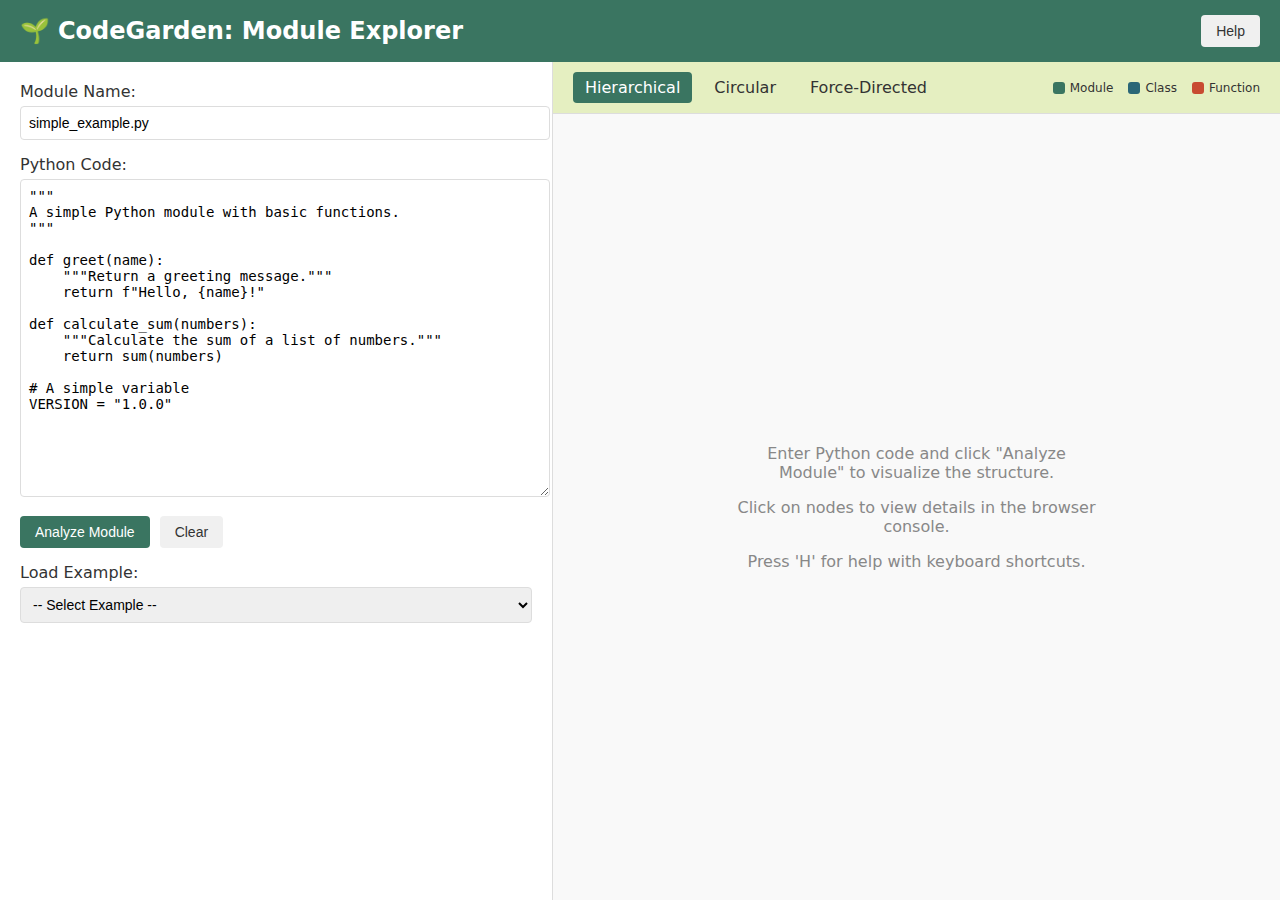
<file: toolshed/codegarden-fixed.html>
<!DOCTYPE html>
<html lang="en">
<head>
    <meta charset="UTF-8">
    <meta name="viewport" content="width=device-width, initial-scale=1.0">
    <title>🌱 CodeGarden: Module Explorer</title>
    <style>
        /* Core styles */
        :root {
            --primary-color: #3a7561;
            --secondary-color: #a2d5ab;
            --tertiary-color: #e5efc1;
            --background-color: #f9f9f9;
            --text-color: #333;
            --node-module: #3a7561;
            --node-class: #2b6777;
            --node-function: #c84b31;
            --edge-color: #aaa;
            --border-color: #ddd;
        }
        
        body {
            font-family: system-ui, -apple-system, sans-serif;
            margin: 0;
            padding: 0;
            display: flex;
            flex-direction: column;
            height: 100vh;
            overflow: hidden;
            background-color: var(--background-color);
            color: var(--text-color);
        }
        
        header {
            background: var(--primary-color);
            color: white;
            padding: 15px 20px;
            display: flex;
            justify-content: space-between;
            align-items: center;
            box-shadow: 0 2px 4px rgba(0,0,0,0.1);
        }
        
        h1 {
            margin: 0;
            font-size: 1.5rem;
            display: flex;
            align-items: center;
            gap: 8px;
        }
        
        main {
            display: flex;
            flex: 1;
            overflow: hidden;
        }
        
        /* Input Panel */
        #input-panel {
            width: 40%;
            padding: 20px;
            background-color: white;
            border-right: 1px solid var(--border-color);
            display: flex;
            flex-direction: column;
            overflow-y: auto;
        }
        
        .form-group {
            margin-bottom: 15px;
        }
        
        .form-group label {
            display: block;
            margin-bottom: 5px;
            font-weight: 500;
        }
        
        input, textarea, select {
            width: 100%;
            padding: 8px;
            border: 1px solid var(--border-color);
            border-radius: 4px;
            font-size: 14px;
        }
        
        textarea {
            height: 300px;
            font-family: monospace;
            resize: vertical;
        }
        
        /* Button Groups */
        .button-group {
            display: flex;
            gap: 10px;
            margin-bottom: 15px;
        }
        
        button {
            padding: 8px 15px;
            border: none;
            border-radius: 4px;
            cursor: pointer;
            font-size: 14px;
        }
        
        .btn-primary {
            background-color: var(--primary-color);
            color: white;
        }
        
        .btn-primary:hover {
            background-color: #2d5d4d;
        }
        
        .btn-secondary {
            background-color: #f0f0f0;
            color: var(--text-color);
        }
        
        .btn-secondary:hover {
            background-color: #e0e0e0;
        }
        
        /* Visualization Panel */
        #viz-panel {
            flex: 1;
            display: flex;
            flex-direction: column;
            overflow: hidden;
        }
        
        /* Toolbar */
        .toolbar {
            padding: 10px 20px;
            background-color: var(--tertiary-color);
            border-bottom: 1px solid var(--border-color);
            display: flex;
            justify-content: space-between;
            align-items: center;
        }
        
        /* Layout Options */
        .layout-options {
            display: flex;
            gap: 10px;
            align-items: center;
        }
        
        .layout-option {
            padding: 6px 12px;
            border-radius: 4px;
            cursor: pointer;
            background-color: transparent;
        }
        
        .layout-option.active {
            background-color: var(--primary-color);
            color: white;
        }
        
        /* Canvas Container */
        #canvas-container {
            flex: 1;
            position: relative;
            overflow: auto;
            background-color: var(--background-color);
        }
        
        /* Nodes and Edges */
        .node {
            position: absolute;
            padding: 6px 12px;
            border-radius: 4px;
            color: white;
            cursor: pointer;
            font-size: 14px;
            box-shadow: 0 2px 4px rgba(0,0,0,0.1);
            user-select: none;
            z-index: 10;
        }
        
        .node:hover {
            box-shadow: 0 4px 8px rgba(0,0,0,0.2);
            transform: translateY(-2px);
        }
        
        .node.selected {
            box-shadow: 0 0 0 3px #ffc107, 0 2px 4px rgba(0,0,0,0.2);
        }
        
        .node-module { background-color: var(--node-module); }
        .node-class { background-color: var(--node-class); }
        .node-function { background-color: var(--node-function); }
        
        .edge {
            position: absolute;
            height: 2px;
            background-color: var(--edge-color);
            transform-origin: 0 0;
            z-index: 5;
        }
        
        .edge::after {
            content: '';
            position: absolute;
            right: -6px;
            top: -3px;
            border-left: 6px solid var(--edge-color);
            border-top: 3px solid transparent;
            border-bottom: 3px solid transparent;
        }
        
        /* Legend */
        .legend {
            display: flex;
            gap: 15px;
            align-items: center;
        }
        
        .legend-item {
            display: flex;
            align-items: center;
            gap: 5px;
            font-size: 12px;
        }
        
        .legend-color {
            width: 12px;
            height: 12px;
            border-radius: 3px;
        }
        
        .module-color { background-color: var(--node-module); }
        .class-color { background-color: var(--node-class); }
        .function-color { background-color: var(--node-function); }
        
        /* Help Modal */
        #help-modal {
            position: fixed;
            top: 0;
            left: 0;
            right: 0;
            bottom: 0;
            background-color: rgba(0, 0, 0, 0.5);
            display: none;
            justify-content: center;
            align-items: center;
            z-index: 1000;
        }
        
        .modal-content {
            background-color: white;
            padding: 20px;
            border-radius: 8px;
            max-width: 600px;
            max-height: 80vh;
            overflow-y: auto;
        }
        
        .close-btn {
            position: absolute;
            top: 10px;
            right: 10px;
            font-size: 24px;
            cursor: pointer;
        }
        
        .keyboard-shortcuts {
            display: grid;
            grid-template-columns: auto 1fr;
            gap: 8px 16px;
            margin-top: 15px;
        }
        
        .key {
            background-color: #f0f0f0;
            padding: 2px 8px;
            border-radius: 4px;
            font-family: monospace;
            text-align: center;
        }
        
        /* Loading Indicator */
        #loading-indicator {
            position: absolute;
            top: 50%;
            left: 50%;
            transform: translate(-50%, -50%);
            background-color: white;
            border-radius: 8px;
            box-shadow: 0 4px 12px rgba(0,0,0,0.15);
            padding: 20px;
            z-index: 100;
            text-align: center;
            min-width: 200px;
            display: none;
        }
        
        .spinner {
            display: inline-block;
            width: 40px;
            height: 40px;
            border: 4px solid rgba(58, 117, 97, 0.2);
            border-radius: 50%;
            border-top-color: var(--primary-color);
            animation: spin 1s linear infinite;
            margin-bottom: 10px;
        }
        
        @keyframes spin {
            0% { transform: rotate(0deg); }
            100% { transform: rotate(360deg); }
        }
        
        /* Responsive adjustments */
        @media (max-width: 768px) {
            main {
                flex-direction: column;
            }
            
            #input-panel {
                width: 100%;
                max-height: 50%;
                border-right: none;
                border-bottom: 1px solid var(--border-color);
            }
        }
    </style>
</head>
<body>
    <header>
        <h1>
            <span>🌱</span>
            <span>CodeGarden: Module Explorer</span>
        </h1>
        <div>
            <button id="help-btn" class="btn-secondary">Help</button>
        </div>
    </header>

    <main>
        <!-- Input Panel -->
        <section id="input-panel">
            <div class="form-group">
                <label for="module-name">Module Name:</label>
                <input type="text" id="module-name" value="example.py" placeholder="e.g., example.py">
            </div>

            <div class="form-group">
                <label for="code-input">Python Code:</label>
                <textarea id="code-input" placeholder="# Paste Python code here or load an example"></textarea>
            </div>

            <div class="button-group">
                <button id="analyze-btn" class="btn-primary">Analyze Module</button>
                <button id="clear-btn" class="btn-secondary">Clear</button>
            </div>

            <div class="form-group">
                <label for="example-select">Load Example:</label>
                <select id="example-select">
                    <option value="">-- Select Example --</option>
                    <option value="simple">Simple Module</option>
                    <option value="classes">Classes and Inheritance</option>
                    <option value="complex">Complex Module Structure</option>
                </select>
            </div>
        </section>

        <!-- Visualization Panel -->
        <section id="viz-panel">
            <div class="toolbar">
                <div class="layout-options">
                    <div class="layout-option active" data-layout="hierarchical">Hierarchical</div>
                    <div class="layout-option" data-layout="circular">Circular</div>
                    <div class="layout-option" data-layout="force">Force-Directed</div>
                </div>

                <div class="legend">
                    <div class="legend-item">
                        <div class="legend-color module-color"></div>
                        <span>Module</span>
                    </div>
                    <div class="legend-item">
                        <div class="legend-color class-color"></div>
                        <span>Class</span>
                    </div>
                    <div class="legend-item">
                        <div class="legend-color function-color"></div>
                        <span>Function</span>
                    </div>
                </div>
            </div>

            <div id="canvas-container">
                <!-- Nodes and edges will be added here by JavaScript -->
                <div id="canvas-tip" style="position: absolute; top: 50%; left: 50%; transform: translate(-50%, -50%); text-align: center; color: #888; max-width: 400px;">
                    <p>Enter Python code and click "Analyze Module" to visualize the structure.</p>
                    <p>Click on nodes to view details in the browser console.</p>
                    <p>Press 'H' for help with keyboard shortcuts.</p>
                </div>
            </div>
        </section>
    </main>

    <!-- Loading Indicator -->
    <div id="loading-indicator">
        <div class="spinner"></div>
        <p id="loading-message">Analyzing module...</p>
    </div>

    <!-- Help Modal -->
    <div id="help-modal">
        <div class="modal-content">
            <span class="close-btn">&times;</span>
            <h2>CodeGarden Help</h2>
            <p>Welcome to CodeGarden, an interactive tool for exploring Python module structure. This tool visualizes modules, classes, and functions as an interactive graph.</p>
            
            <h3>Getting Started</h3>
            <ol>
                <li>Enter your Python code in the text area or load an example</li>
                <li>Click "Analyze Module" to generate the visualization</li>
                <li>Explore the graph by clicking on nodes for details</li>
                <li>Try different layouts using the options in the toolbar</li>
            </ol>

            <h3>Keyboard Shortcuts</h3>
            <div class="keyboard-shortcuts">
                <div class="key">H</div>
                <div>Toggle help modal</div>
                
                <div class="key">Esc</div>
                <div>Close active panel or modal</div>
                
                <div class="key">R</div>
                <div>Reset view (center visualization)</div>
                
                <div class="key">↑/↓/←/→</div>
                <div>Navigate between nodes</div>
                
                <div class="key">Enter</div>
                <div>Show details for selected node</div>
            </div>

            <h3>About CodeGarden</h3>
            <p>CodeGarden follows the G.A.R.D.E.N. philosophy and uses the META pattern (Metadata-Extraction-Template-Assembly) to create intuitive visualizations of complex code structures.</p>
        </div>
    </div>

    <script>
        // Core functionality in a simplified, fully-integrated script
        (function() {
            // Console utilities for safe console interactions
            const ConsoleUtils = {
                log: function(message) {
                    console.log(message);
                },
                warn: function(message) {
                    console.warn(message);
                },
                error: function(message) {
                    console.error(message);
                },
                group: function(label) {
                    if (typeof console.group === 'function') {
                        console.group(label);
                    } else {
                        console.log(`=== ${label} ===`);
                    }
                },
                groupEnd: function() {
                    if (typeof console.groupEnd === 'function') {
                        console.groupEnd();
                    } else {
                        console.log('=== End Group ===');
                    }
                }
            };

            // Main application components
            const App = {
                // DOM elements
                elements: {
                    codeInput: document.getElementById('code-input'),
                    moduleName: document.getElementById('module-name'),
                    analyzeBtn: document.getElementById('analyze-btn'),
                    clearBtn: document.getElementById('clear-btn'),
                    exampleSelect: document.getElementById('example-select'),
                    layoutOptions: document.querySelectorAll('.layout-option'),
                    canvas: document.getElementById('canvas-container'),
                    helpModal: document.getElementById('help-modal'),
                    helpBtn: document.getElementById('help-btn'),
                    closeBtn: document.querySelector('.close-btn'),
                    loadingIndicator: document.getElementById('loading-indicator'),
                    loadingMessage: document.getElementById('loading-message'),
                    canvasTip: document.getElementById('canvas-tip')
                },
                
                // State
                graph: {
                    nodes: [],
                    edges: [],
                    selectedNode: null
                },
                
                currentLayout: 'hierarchical',
                
                // Examples
                examples: {
                    simple: `"""
A simple Python module with basic functions.
"""

def greet(name):
    """Return a greeting message."""
    return f"Hello, {name}!"

def calculate_sum(numbers):
    """Calculate the sum of a list of numbers."""
    return sum(numbers)

# A simple variable
VERSION = "1.0.0"`,
                    classes: `"""
A module demonstrating classes and inheritance.
"""

class Animal:
    """Base class for animals."""
    
    def __init__(self, name):
        """Initialize with a name."""
        self.name = name
    
    def speak(self):
        """Make a sound."""
        return "Some generic animal sound"

class Dog(Animal):
    """A dog is a type of animal."""
    
    def speak(self):
        """Dogs bark."""
        return "Woof!"
    
    def fetch(self, item):
        """Fetch an item."""
        return f"{self.name} fetched the {item}!"

class Cat(Animal):
    """A cat is a type of animal."""
    
    def speak(self):
        """Cats meow."""
        return "Meow!"
    
    def purr(self):
        """Cats can purr."""
        return f"{self.name} is purring..."

def create_pet(name, pet_type):
    """Factory function to create a pet."""
    if pet_type.lower() == "dog":
        return Dog(name)
    elif pet_type.lower() == "cat":
        return Cat(name)
    else:
        return Animal(name)`,
                    complex: `"""
A more complex module with various Python features.
"""

import os
import sys
import json
from datetime import datetime
from typing import Dict, List, Optional, Union

class DataProcessor:
    """Process data from various sources."""
    
    def __init__(self, config: Optional[Dict] = None):
        """Initialize with optional configuration."""
        self.config = config or {}
        self.sources = []
        self.last_run = None
    
    def add_source(self, source: str) -> bool:
        """Add a data source."""
        if source in self.sources:
            return False
        self.sources.append(source)
        return True
    
    def process_all(self) -> List[Dict]:
        """Process all data sources."""
        results = []
        for source in self.sources:
            results.append(self.process_source(source))
        self.last_run = datetime.now()
        return results
    
    def process_source(self, source: str) -> Dict:
        """Process a single data source."""
        # Processing logic would go here
        return {"source": source, "status": "processed"}

class FileProcessor(DataProcessor):
    """Specialized processor for file data."""
    
    def __init__(self, directory: str, config: Optional[Dict] = None):
        """Initialize with directory and optional config."""
        super().__init__(config)
        self.directory = directory
    
    def scan_directory(self) -> List[str]:
        """Scan the directory for files."""
        if not os.path.exists(self.directory):
            return []
        return [f for f in os.listdir(self.directory) if os.path.isfile(os.path.join(self.directory, f))]
    
    def process_source(self, source: str) -> Dict:
        """Override to handle file processing."""
        file_path = os.path.join(self.directory, source)
        if not os.path.exists(file_path):
            return {"source": source, "status": "error", "message": "File not found"}
        
        # File processing logic would go here
        return {"source": source, "status": "processed", "path": file_path}

def configure_logging(level: str = "INFO") -> None:
    """Configure logging for the application."""
    # This would typically set up a logging configuration
    print(f"Logging configured with level: {level}")

def process_command_line_args(args: List[str]) -> Dict:
    """Process command line arguments."""
    options = {"verbose": False, "files": []}
    
    for arg in args:
        if arg.startswith("--"):
            options[arg[2:]] = True
        elif arg.startswith("-"):
            options[arg[1:]] = True
        else:
            options["files"].append(arg)
    
    return options

def main() -> int:
    """Main entry point for the application."""
    options = process_command_line_args(sys.argv[1:])
    
    configure_logging("DEBUG" if options.get("verbose") else "INFO")
    
    processor = FileProcessor("./data")
    
    for file in options.get("files", []):
        processor.add_source(file)
    
    results = processor.process_all()
    
    print(f"Processed {len(results)} files")
    return 0

if __name__ == "__main__":
    sys.exit(main())`
                },
                
                // Initialize the application
                init: function() {
                    this.setupEventListeners();
                    this.loadExample('simple');
                    console.log('🌱 CodeGarden initialized');
                },
                
                // Set up event listeners
                setupEventListeners: function() {
                    // Explicitly reference App to maintain context
                    const app = this;
                    
                    // Analyze button
                    app.elements.analyzeBtn.addEventListener('click', function() {
                        app.analyzeCode();
                    });
                    
                    // Clear button
                    app.elements.clearBtn.addEventListener('click', function() {
                        app.clearCode();
                    });
                    
                    // Example select
                    app.elements.exampleSelect.addEventListener('change', function() {
                        const example = this.value;
                        if (example) {
                            app.loadExample(example);
                            this.value = ''; // Reset select
                        }
                    });
                    
                    // Layout options
                    app.elements.layoutOptions.forEach(function(option) {
                        option.addEventListener('click', function() {
                            const layoutType = this.getAttribute('data-layout');
                            app.changeLayout(layoutType);
                        });
                    });
                    
                    // Help modal
                    app.elements.helpBtn.addEventListener('click', function() {
                        app.toggleHelpModal();
                    });
                    
                    app.elements.closeBtn.addEventListener('click', function() {
                        app.toggleHelpModal();
                    });
                    
                    // Node click
                    app.elements.canvas.addEventListener('click', function(event) {
                        if (event.target.classList.contains('node')) {
                            const nodeId = event.target.getAttribute('data-id');
                            app.selectNode(nodeId);
                            app.showNodeDetails(nodeId);
                        }
                    });
                    
                    // Keyboard shortcuts
                    document.addEventListener('keydown', function(event) {
                        const key = event.key.toLowerCase();
                        
                        if (key === 'h') {
                            app.toggleHelpModal();
                        } else if (key === 'escape') {
                            if (app.elements.helpModal.style.display === 'flex') {
                                app.toggleHelpModal();
                            }
                        } else if (key === 'r') {
                            app.resetView();
                        }
                    });
                },
                
                // Load an example
                loadExample: function(name) {
                    const example = this.examples[name];
                    if (example) {
                        this.elements.codeInput.value = example;
                        this.elements.moduleName.value = `${name}_example.py`;
                        ConsoleUtils.log(`Loaded ${name} example`);
                    }
                },
                
                // Analyze the code
                analyzeCode: function() {
                    const code = this.elements.codeInput.value;
                    const moduleName = this.elements.moduleName.value || 'example.py';
                    
                    if (!code.trim()) {
                        alert('Please enter some Python code to analyze');
                        return;
                    }
                    
                    // Show loading indicator
                    this.showLoading('Analyzing module...');
                    
                    // Use setTimeout to ensure the UI updates
                    setTimeout(() => {
                        try {
                            // Parse the code
                            const parseResult = this.parseModule(code, moduleName);
                            
                            // Render the graph
                            this.renderGraph(parseResult, this.currentLayout);
                            
                            // Hide the canvas tip
                            if (this.elements.canvasTip) {
                                this.elements.canvasTip.style.display = 'none';
                            }
                            
                            // Hide loading indicator
                            this.hideLoading();
                            
                            ConsoleUtils.log(`Analysis complete: Found ${parseResult.nodes.length} nodes and ${parseResult.edges.length} edges`);
                        } catch (error) {
                            // Hide loading indicator and show error
                            this.hideLoading();
                            ConsoleUtils.error('Error analyzing code:');
                            ConsoleUtils.error(error);
                            alert('Error analyzing code: ' + error.message);
                        }
                    }, 50);
                },
                
                // Show loading indicator
                showLoading: function(message) {
                    if (this.elements.loadingMessage) {
                        this.elements.loadingMessage.textContent = message || 'Loading...';
                    }
                    
                    if (this.elements.loadingIndicator) {
                        this.elements.loadingIndicator.style.display = 'block';
                    }
                },
                
                // Hide loading indicator
                hideLoading: function() {
                    if (this.elements.loadingIndicator) {
                        this.elements.loadingIndicator.style.display = 'none';
                    }
                },
                
                // Clear the code
                clearCode: function() {
                    if (confirm('Clear the current code and visualization?')) {
                        this.elements.codeInput.value = '';
                        this.elements.moduleName.value = 'example.py';
                        this.clearGraph();
                        ConsoleUtils.log('Input and visualization cleared');
                    }
                },
                
                // Change the layout
                changeLayout: function(layoutType) {
                    // Update active state
                    this.elements.layoutOptions.forEach(option => {
                        option.classList.remove('active');
                        if (option.getAttribute('data-layout') === layoutType) {
                            option.classList.add('active');
                        }
                    });
                    
                    // Apply layout if we have nodes
                    if (this.graph.nodes.length > 0) {
                        this.currentLayout = layoutType;
                        this.applyLayout(layoutType);
                        ConsoleUtils.log(`Changed to ${layoutType} layout`);
                    }
                },
                
                // Toggle help modal
                toggleHelpModal: function() {
                    const modal = this.elements.helpModal;
                    modal.style.display = modal.style.display === 'flex' ? 'none' : 'flex';
                },
                
                // Reset view
                resetView: function() {
                    if (this.graph.nodes.length > 0) {
                        this.applyLayout(this.currentLayout);
                        ConsoleUtils.log('View reset');
                    }
                },
                
                // Select a node
                selectNode: function(nodeId) {
                    // Clear previous selection
                    if (this.graph.selectedNode) {
                        const prevNode = this.getNodeById(this.graph.selectedNode);
                        if (prevNode && prevNode.element) {
                            prevNode.element.classList.remove('selected');
                        }
                    }
                    
                    // Set new selection
                    this.graph.selectedNode = nodeId;
                    
                    // Apply selection styling
                    if (nodeId) {
                        const node = this.getNodeById(nodeId);
                        if (node && node.element) {
                            node.element.classList.add('selected');
                            
                            // Scroll into view if needed
                            node.element.scrollIntoView({
                                behavior: 'smooth',
                                block: 'center',
                                inline: 'center'
                            });
                        }
                    }
                },
                
                // Show node details
                showNodeDetails: function(nodeId) {
                    const node = this.getNodeById(nodeId);
                    if (!node) return;
                    
                    try {
                        ConsoleUtils.group(`Node: ${node.label} (${node.type})`);
                        
                        // Basic node info
                        ConsoleUtils.log(`Type: ${node.type}`);
                        ConsoleUtils.log(`Label: ${node.label}`);
                        
                        // Additional data
                        if (node.data) {
                            if (node.data.docstring) {
                                ConsoleUtils.log(`Docstring: ${node.data.docstring}`);
                            }
                            
                            if (node.data.parameters) {
                                ConsoleUtils.log(`Parameters: ${node.data.parameters.join(', ')}`);
                            }
                            
                            if (node.data.isMethod) {
                                ConsoleUtils.log(`Method of class: ${node.data.class}`);
                            }
                            
                            if (node.data.inheritance && node.data.inheritance.length) {
                                ConsoleUtils.log(`Inherits from: ${node.data.inheritance.join(', ')}`);
                            }
                        }
                        
                        // Connections
                        const connections = this.getNodeConnections(nodeId);
                        
                        if (connections.incoming.length) {
                            ConsoleUtils.log(`Incoming connections: ${connections.incoming.map(c => 
                                `${c.node.label} (${c.type})`
                            ).join(', ')}`);
                        }
                        
                        if (connections.outgoing.length) {
                            ConsoleUtils.log(`Outgoing connections: ${connections.outgoing.map(c => 
                                `${c.node.label} (${c.type})`
                            ).join(', ')}`);
                        }
                        
                        ConsoleUtils.groupEnd();
                    } catch (error) {
                        // Fallback if console methods fail
                        console.log(`Node: ${node.label} (${node.type})`);
                        console.log('Type:', node.type);
                        console.log('Data:', node.data);
                        console.log('Connections:', this.getNodeConnections(nodeId));
                        
                        // Also show an alert with basic info for accessibility
                        alert(`Node: ${node.label} (${node.type})
Type: ${node.type}
${node.data.docstring ? '\nDocstring: ' + node.data.docstring : ''}
${node.data.parameters ? '\nParameters: ' + node.data.parameters.join(', ') : ''}
${node.data.isMethod ? '\nMethod of class: ' + node.data.class : ''}`);
                    }
                },
                
                // Get node connections
                getNodeConnections: function(nodeId) {
                    const incomingEdges = this.graph.edges.filter(e => e.target === nodeId);
                    const outgoingEdges = this.graph.edges.filter(e => e.source === nodeId);
                    
                    return {
                        incoming: incomingEdges.map(e => ({
                            type: e.type,
                            node: this.getNodeById(e.source)
                        })),
                        outgoing: outgoingEdges.map(e => ({
                            type: e.type,
                            node: this.getNodeById(e.target)
                        }))
                    };
                },
                
                // Get node by ID
                getNodeById: function(id) {
                    return this.graph.nodes.find(node => node.id === id);
                },
                
                // Clear the graph
                clearGraph: function() {
                    this.graph.nodes = [];
                    this.graph.edges = [];
                    this.graph.selectedNode = null;
                    
                    // Clear canvas
                    while (this.elements.canvas.firstChild) {
                        this.elements.canvas.removeChild(this.elements.canvas.firstChild);
                    }
                    
                    // Show the canvas tip
                    if (this.elements.canvasTip) {
                        this.elements.canvasTip.style.display = 'block';
                    }
                },
                
                // Parse Python module code
                parseModule: function(code, moduleName) {
                    let nodeCounter = 0;
                    
                    // Helper to generate node IDs
                    const getNodeId = () => 'node_' + (nodeCounter++);
                    
                    // Helper to extract docstrings
                    const extractDocstring = (text) => {
                        const match = text.match(/^(?:\s*)('''|""")([^]*?)\1/m);
                        return match ? match[2].trim() : '';
                    };
                    
                    // Helper to extract a code block based on indentation
                    const extractBlock = (text, startIndex) => {
                        const lines = text.substring(startIndex).split('\n');
                        const firstLine = lines[0];
                        
                        // If the block starts with a blank line, use the indentation of the next non-blank line
                        let baseIndentLine = firstLine.trim() ? firstLine : null;
                        let lineIndex = 1;
                        
                        while (!baseIndentLine && lineIndex < lines.length) {
                            if (lines[lineIndex].trim()) {
                                baseIndentLine = lines[lineIndex];
                            }
                            lineIndex++;
                        }
                        
                        // If we couldn't find a non-blank line, return the first line
                        if (!baseIndentLine) {
                            return firstLine;
                        }
                        
                        const baseIndent = baseIndentLine.match(/^\s*/)[0].length;
                        
                        let endLine = 0;
                        while (endLine < lines.length) {
                            const line = lines[endLine];
                            // Consider a line part of the block if it's blank or indented more than the base
                            if (line.trim() && line.match(/^\s*/)[0].length < baseIndent) {
                                break;
                            }
                            endLine++;
                        }
                        
                        return lines.slice(0, endLine).join('\n');
                    };
                    
                    try {
                        const result = {
                            nodes: [],
                            edges: []
                        };

                        // Create the module node as the root of our graph
                        const moduleId = getNodeId();
                        result.nodes.push({
                            id: moduleId,
                            type: 'module',
                            label: moduleName,
                            data: {
                                docstring: extractDocstring(code)
                            }
                        });

                        // Extract imports
                        const importRegex = /^\s*import\s+([\w.,\s]+)|^\s*from\s+([\w.]+)\s+import/gm;
                        let importMatch;
                        
                        while ((importMatch = importRegex.exec(code)) !== null) {
                            const importName = importMatch[1] ? importMatch[1].trim() : importMatch[2].trim();
                            const importId = getNodeId();
                            
                            result.nodes.push({
                                id: importId,
                                type: 'module',
                                label: importName,
                                data: { imported: true }
                            });
                            
                            result.edges.push({
                                source: moduleId,
                                target: importId,
                                type: 'imports'
                            });
                        }

                        // Extract classes and their methods
                        const classRegex = /^\s*class\s+(\w+)(?:\(([^)]*)\))?:/gm;
                        let classMatch;
                        
                        while ((classMatch = classRegex.exec(code)) !== null) {
                            const className = classMatch[1];
                            const inheritance = classMatch[2] ? classMatch[2].split(',').map(c => c.trim()) : [];
                            const classId = getNodeId();
                            
                            // Extract class body
                            const classBody = extractBlock(code, classMatch.index + classMatch[0].length);
                            
                            // Extract class docstring
                            const docstring = extractDocstring(classBody);
                            
                            result.nodes.push({
                                id: classId,
                                type: 'class',
                                label: className,
                                data: { 
                                    docstring: docstring,
                                    inheritance: inheritance
                                }
                            });
                            
                            result.edges.push({
                                source: moduleId,
                                target: classId,
                                type: 'defines'
                            });
                            
                            // Extract methods
                            const methodRegex = /^\s+def\s+(\w+)\s*\(([^)]*)\):/gm;
                            let methodMatch;
                            
                            while ((methodMatch = methodRegex.exec(classBody)) !== null) {
                                const methodName = methodMatch[1];
                                const params = methodMatch[2].split(',').map(p => p.trim());
                                const methodId = getNodeId();
                                
                                // Extract method body
                                const methodBody = extractBlock(classBody, methodMatch.index + methodMatch[0].length);
                                
                                // Extract method docstring
                                const methodDocstring = extractDocstring(methodBody);
                                
                                result.nodes.push({
                                    id: methodId,
                                    type: 'function',
                                    label: methodName,
                                    data: { 
                                        docstring: methodDocstring,
                                        parameters: params,
                                        isMethod: true,
                                        class: className
                                    }
                                });
                                
                                result.edges.push({
                                    source: classId,
                                    target: methodId,
                                    type: 'contains'
                                });
                            }
                        }

                        // Extract top-level functions
                        const funcRegex = /^def\s+(\w+)\s*\(([^)]*)\):/gm;
                        let funcMatch;
                        
                        while ((funcMatch = funcRegex.exec(code)) !== null) {
                            const funcName = funcMatch[1];
                            const params = funcMatch[2].split(',').map(p => p.trim());
                            const funcId = getNodeId();
                            
                            // Extract function body
                            const funcBody = extractBlock(code, funcMatch.index + funcMatch[0].length);
                            
                            // Extract function docstring
                            const docstring = extractDocstring(funcBody);
                            
                            result.nodes.push({
                                id: funcId,
                                type: 'function',
                                label: funcName,
                                data: { 
                                    docstring: docstring,
                                    parameters: params
                                }
                            });
                            
                            result.edges.push({
                                source: moduleId,
                                target: funcId,
                                type: 'defines'
                            });
                        }

                        return result;
                    } catch (error) {
                        ConsoleUtils.error('Error parsing module:', error);
                        throw error;
                    }
                },
                
                // Render the graph
                renderGraph: function(data, layoutType) {
                    // Clear existing graph
                    this.clearGraph();
                    
                    // Load the data into the graph model
                    this.graph.nodes = data.nodes.map(node => ({
                        ...node,
                        x: 0,
                        y: 0,
                        element: null
                    }));
                    
                    this.graph.edges = data.edges.map(edge => ({
                        ...edge,
                        element: null
                    }));
                    
                    // Apply layout
                    this.applyLayout(layoutType);
                    
                    // Create edges first (so they appear behind nodes)
                    this.graph.edges.forEach(edge => {
                        this.renderEdge(edge);
                    });
                    
                    // Create nodes
                    this.graph.nodes.forEach(node => {
                        this.renderNode(node);
                    });
                    
                    // Update edge positions
                    this.updateEdgePositions();
                },
                
                // Apply a layout to position nodes
                applyLayout: function(layoutType) {
                    const width = this.elements.canvas.clientWidth;
                    const height = this.elements.canvas.clientHeight;
                    
                    switch (layoutType) {
                        case 'circular':
                            this.applyCircularLayout(width, height);
                            break;
                        case 'force':
                            this.applyForceLayout(width, height);
                            break;
                        case 'hierarchical':
                        default:
                            this.applyHierarchicalLayout(width, height);
                            break;
                    }
                    
                    // Update the current layout
                    this.currentLayout = layoutType;
                    
                    // Update node positions in the DOM
                    this.updateNodePositions();
                    
                    // Update edge positions
                    this.updateEdgePositions();
                },
                
                // Hierarchical layout
                applyHierarchicalLayout: function(width, height) {
                    // Group nodes by type
                    const moduleNodes = this.graph.nodes.filter(n => n.type === 'module');
                    const classNodes = this.graph.nodes.filter(n => n.type === 'class');
                    const functionNodes = this.graph.nodes.filter(n => n.type === 'function');
                    
                    const centerX = width / 2;
                    const nodeSpacing = 120;
                    const levelHeight = 130;
                    
                    // Position modules at top
                    moduleNodes.forEach((node, index) => {
                        const x = centerX + (index - (moduleNodes.length - 1) / 2) * nodeSpacing;
                        node.x = x;
                        node.y = 70;
                    });
                    
                    // Position classes below modules
                    classNodes.forEach((node, index) => {
                        const x = centerX + (index - (classNodes.length - 1) / 2) * nodeSpacing;
                        node.x = x;
                        node.y = 70 + levelHeight;
                    });
                    
                    // Position functions in rows
                    const funcsPerRow = Math.max(3, Math.floor(width / nodeSpacing));
                    functionNodes.forEach((node, index) => {
                        const row = Math.floor(index / funcsPerRow);
                        const col = index % funcsPerRow;
                        const rowWidth = Math.min(functionNodes.length - row * funcsPerRow, funcsPerRow);
                        
                        const x = centerX + (col - (rowWidth - 1) / 2) * nodeSpacing;
                        node.x = x;
                        node.y = 70 + levelHeight * 2 + row * levelHeight;
                    });
                },
                
                // Circular layout
                applyCircularLayout: function(width, height) {
                    // Group nodes by type
                    const moduleNodes = this.graph.nodes.filter(n => n.type === 'module');
                    const classNodes = this.graph.nodes.filter(n => n.type === 'class');
                    const functionNodes = this.graph.nodes.filter(n => n.type === 'function');
                    
                    const centerX = width / 2;
                    const centerY = height / 2;
                    
                    // Position modules in center
                    const moduleRadius = 80;
                    moduleNodes.forEach((node, index) => {
                        const angle = (index / Math.max(1, moduleNodes.length)) * 2 * Math.PI;
                        node.x = centerX + moduleRadius * Math.cos(angle);
                        node.y = centerY + moduleRadius * Math.sin(angle);
                    });
                    
                    // Position classes in middle circle
                    const classRadius = 180;
                    classNodes.forEach((node, index) => {
                        const angle = (index / Math.max(1, classNodes.length)) * 2 * Math.PI;
                        node.x = centerX + classRadius * Math.cos(angle);
                        node.y = centerY + classRadius * Math.sin(angle);
                    });
                    
                    // Position functions in outer circle
                    const functionRadius = 280;
                    functionNodes.forEach((node, index) => {
                        const angle = (index / Math.max(1, functionNodes.length)) * 2 * Math.PI;
                        node.x = centerX + functionRadius * Math.cos(angle);
                        node.y = centerY + functionRadius * Math.sin(angle);
                    });
                },
                
                // Force-directed layout
                applyForceLayout: function(width, height) {
                    const centerX = width / 2;
                    const centerY = height / 2;
                    const radius = Math.min(width, height) * 0.4;
                    
                    // Simple force-directed layout (random starting positions)
                    this.graph.nodes.forEach((node, index) => {
                        const angle = (index / this.graph.nodes.length) * 2 * Math.PI;
                        const distance = radius * (0.7 + Math.random() * 0.3);
                        
                        node.x = centerX + distance * Math.cos(angle);
                        node.y = centerY + distance * Math.sin(angle);
                    });
                },
                
                // Render a node
                renderNode: function(node) {
                    // Create node element
                    const element = document.createElement('div');
                    element.className = `node node-${node.type}`;
                    element.textContent = node.label;
                    element.setAttribute('data-id', node.id);
                    element.setAttribute('data-type', node.type);
                    
                    // Position the node
                    element.style.left = (node.x - element.offsetWidth / 2) + 'px';
                    element.style.top = (node.y - element.offsetHeight / 2) + 'px';
                    
                    // Store element reference
                    node.element = element;
                    
                    // Add to canvas
                    this.elements.canvas.appendChild(element);
                    
                    // Fix positioning after the element is added to the DOM
                    requestAnimationFrame(() => {
                        element.style.left = (node.x - element.offsetWidth / 2) + 'px';
                        element.style.top = (node.y - element.offsetHeight / 2) + 'px';
                    });
                },
                
                // Render an edge
                renderEdge: function(edge) {
                    const sourceNode = this.getNodeById(edge.source);
                    const targetNode = this.getNodeById(edge.target);
                    
                    if (!sourceNode || !targetNode) {
                        return null;
                    }
                    
                    // Create edge element
                    const element = document.createElement('div');
                    element.className = 'edge';
                    element.setAttribute('data-source', edge.source);
                    element.setAttribute('data-target', edge.target);
                    
                    // Add to canvas
                    this.elements.canvas.appendChild(element);
                    
                    // Store element reference
                    edge.element = element;
                },
                
                // Update node positions in the DOM
                updateNodePositions: function() {
                    this.graph.nodes.forEach(node => {
                        if (node.element) {
                            node.element.style.left = (node.x - node.element.offsetWidth / 2) + 'px';
                            node.element.style.top = (node.y - node.element.offsetHeight / 2) + 'px';
                        }
                    });
                },
                
                // Update edge positions
                updateEdgePositions: function() {
                    this.graph.edges.forEach(edge => {
                        if (!edge.element) return;
                        
                        const sourceNode = this.getNodeById(edge.source);
                        const targetNode = this.getNodeById(edge.target);
                        
                        if (!sourceNode || !targetNode) return;
                        
                        // Calculate edge geometry
                        const dx = targetNode.x - sourceNode.x;
                        const dy = targetNode.y - sourceNode.y;
                        const length = Math.sqrt(dx * dx + dy * dy);
                        const angle = Math.atan2(dy, dx) * 180 / Math.PI;
                        
                        // Update edge position and rotation
                        edge.element.style.width = length + 'px';
                        edge.element.style.left = sourceNode.x + 'px';
                        edge.element.style.top = sourceNode.y + 'px';
                        edge.element.style.transform = `rotate(${angle}deg)`;
                    });
                }
            };
            
            // Initialize the application
            App.init();
            
            // Export the App to the global namespace for debugging
            window.CodeGarden = App;
            
            // Welcome message
            console.log('%c🌱 CodeGarden: Module Explorer', 'color: #3a7561; font-size: 16px; font-weight: bold;');
            console.log('Check your browser console (F12) for detailed node information when clicking on nodes.');
        })();
    </script>
</body>
</html>
</file>
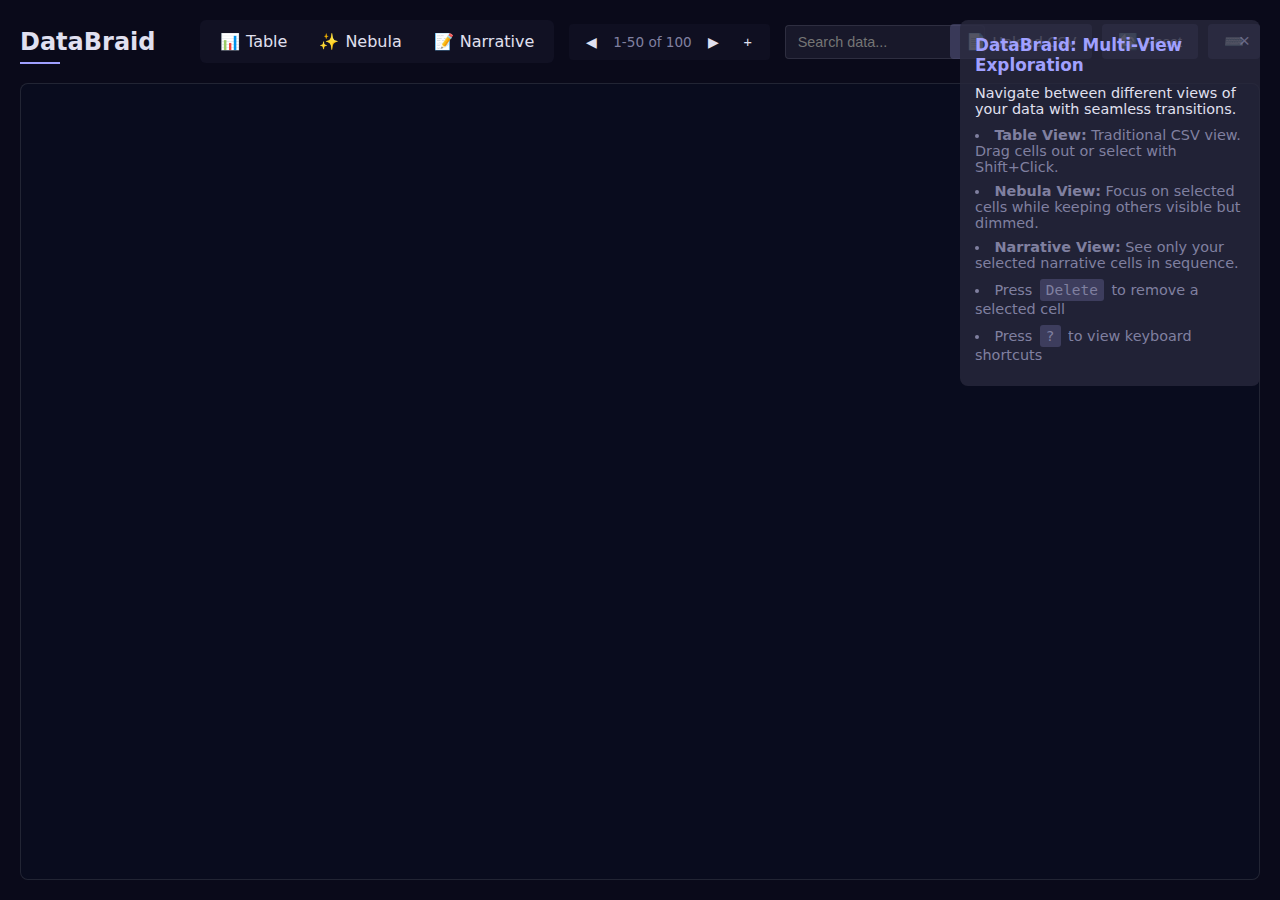
<file: toolshed/data-braid/databraid-prototype.html>
<!DOCTYPE html>
<html lang="en">
<head>
    <meta charset="UTF-8">
    <meta name="viewport" content="width=device-width, initial-scale=1.0">
    <title>DataBraid</title>
    <style>
        /* 🌱 Core Variables - Knowledge Knot */
        :root {
            /* Colors - Algorithmic progression */
            --color-bg: #0a0a1a;
            --color-table-bg: rgba(30, 30, 50, 0.5);
            --color-cell-bg: rgba(40, 40, 70, 0.8);
            --color-cell-hover: rgba(60, 60, 100, 0.9);
            --color-text: #e0e0f0;
            --color-muted: #8080a0;
            --color-header: #a0a0ff;
            --color-line: #ff6b6b;
            --color-button: rgba(80, 80, 120, 0.6);
            --color-button-hover: rgba(100, 100, 150, 0.8);
            --color-tooltip-bg: rgba(20, 20, 40, 0.95);
            --color-context-menu-bg: rgba(15, 15, 35, 0.98);
            --color-success: #4caf50;
            
            /* View-specific colors */
            --color-view-table: #3182ce;
            --color-view-nebula: #805ad5;
            --color-view-narrative: #e53e3e;
            
            /* Spacing */
            --cell-padding: 12px;
            --cell-border-radius: 4px;
            --table-spacing: 20px;
            
            /* Animation */
            --transition-speed: 0.2s;
            --transition-long: 0.5s;
        }
        
        /* 🌿 Base Reset */
        * {
            margin: 0;
            padding: 0;
            box-sizing: border-box;
        }
        
        body, html {
            font-family: system-ui, -apple-system, sans-serif;
            background-color: var(--color-bg);
            color: var(--color-text);
            height: 100%;
            overflow: hidden;
        }
        
        /* 🌳 App Container */
        .app-container {
            display: flex;
            flex-direction: column;
            height: 100vh;
            padding: 20px;
            position: relative;
        }
        
        /* 🪴 Header Area */
        .header {
            display: flex;
            margin-bottom: 20px;
            align-items: center;
        }
        
        .header-left {
            display: flex;
            align-items: center;
            gap: 20px;
            min-width: 180px;
        }
        
        .title {
            font-size: 1.5rem;
            font-weight: 600;
            position: relative;
            white-space: nowrap;
        }
        
        .title::after {
            content: '';
            position: absolute;
            width: 40px;
            height: 2px;
            background: var(--color-header);
            bottom: -8px;
            left: 0;
        }
        
        .header-center {
            display: flex;
            align-items: center;
            gap: 15px;
            flex: 1;
            justify-content: center;
        }
        
        .header-right {
            display: flex;
            align-items: center;
            gap: 10px;
            justify-content: flex-end;
            min-width: 180px;
        }
        
        .controls {
            display: flex;
            gap: 10px;
        }
        
        .button {
            background-color: var(--color-button);
            border: none;
            color: var(--color-text);
            padding: 8px 16px;
            border-radius: 4px;
            cursor: pointer;
            font-size: 0.9rem;
            transition: background-color var(--transition-speed), transform var(--transition-speed);
            white-space: nowrap;
            display: flex;
            align-items: center;
            gap: 6px;
        }
        
        .button:hover {
            background-color: var(--color-button-hover);
        }
        
        .button:active {
            transform: translateY(1px);
        }
        
        .button-icon {
            font-size: 1rem;
        }
        
        .file-input {
            display: none;
        }
        
        /* 🌳 View Mode Selector */
        .view-selector {
            display: flex;
            background: rgba(20, 20, 40, 0.7);
            border-radius: 6px;
            padding: 4px;
            position: relative;
        }
        
        .view-option {
            padding: 8px 16px;
            cursor: pointer;
            border-radius: 4px;
            display: flex;
            align-items: center;
            gap: 6px;
            position: relative;
            z-index: 1;
            transition: color var(--transition-speed);
        }
        
        .view-indicator {
            position: absolute;
            height: calc(100% - 8px);
            top: 4px;
            left: 4px;
            border-radius: 4px;
            transition: left var(--transition-speed), width var(--transition-speed), background-color var(--transition-speed);
            z-index: 0;
        }
        
        .view-indicator.table {
            background-color: var(--color-view-table);
        }
        
        .view-indicator.nebula {
            background-color: var(--color-view-nebula);
        }
        
        .view-indicator.narrative {
            background-color: var(--color-view-narrative);
        }
        
        /* 🌸 Search and Pagination in Header */
        .search-container {
            display: flex;
            align-items: center;
            gap: 8px;
            margin-right: 15px;
        }
        
        .search-input {
            background-color: rgba(30, 30, 50, 0.7);
            border: 1px solid rgba(255, 255, 255, 0.1);
            border-radius: 4px;
            color: var(--color-text);
            padding: 8px 12px;
            font-size: 0.9rem;
            width: 200px;
            transition: border-color var(--transition-speed), 
                        background-color var(--transition-speed),
                        width var(--transition-speed);
        }
        
        .search-input:focus {
            outline: none;
            border-color: var(--color-header);
            background-color: rgba(40, 40, 60, 0.8);
            width: 250px;
        }
        
        .pagination-controls {
            display: flex;
            align-items: center;
            gap: 10px;
            padding: 0 10px;
            height: 36px;
            background-color: rgba(20, 20, 40, 0.5);
            border-radius: 4px;
        }
        
        .pagination-button {
            background: none;
            border: none;
            color: var(--color-text);
            width: 24px;
            height: 24px;
            border-radius: 4px;
            display: flex;
            align-items: center;
            justify-content: center;
            cursor: pointer;
            transition: background-color var(--transition-speed);
            font-size: 0.9rem;
        }
        
        .pagination-button:hover {
            background-color: rgba(80, 80, 120, 0.7);
        }
        
        .pagination-button:disabled {
            opacity: 0.5;
            cursor: not-allowed;
        }
        
        .page-info {
            font-size: 0.85rem;
            color: var(--color-muted);
            white-space: nowrap;
        }
        
        /* 🌳 Workspace Area */
        .workspace {
            flex: 1;
            position: relative;
            overflow: hidden;
            background-color: rgba(10, 10, 30, 0.3);
            border-radius: 8px;
            border: 1px solid rgba(255, 255, 255, 0.1);
            transition: background-color var(--transition-long);
        }
        
        /* View-specific workspace backgrounds */
        .workspace.table-view {
            background-color: rgba(10, 20, 40, 0.3);
        }
        
        .workspace.nebula-view {
            background-color: rgba(30, 10, 40, 0.3);
        }
        
        .workspace.narrative-view {
            background-color: rgba(40, 10, 20, 0.3);
        }
        
        /* 🌱 Table Container */
        .table-container {
            position: absolute;
            top: var(--table-spacing);
            left: var(--table-spacing);
            right: var(--table-spacing);
            bottom: var(--table-spacing);
            overflow: auto;
        }
        
        /* 🌿 Data Table Structure */
        .data-table {
            border-collapse: separate;
            border-spacing: 2px;
            background-color: var(--color-table-bg);
            width: max-content;
            min-width: 100%;
        }
        
        .data-table th {
            background-color: rgba(60, 60, 100, 0.7);
            color: var(--color-header);
            font-weight: 600;
            text-align: left;
            padding: var(--cell-padding);
            border-radius: var(--cell-border-radius);
            position: sticky;
            top: 0;
            z-index: 10;
            cursor: pointer;
            transition: background-color var(--transition-speed);
        }
        
        .data-table th:hover {
            background-color: rgba(70, 70, 120, 0.8);
        }
        
        .data-table th.sorted-asc::after {
            content: ' ↑';
            opacity: 0.7;
        }
        
        .data-table th.sorted-desc::after {
            content: ' ↓';
            opacity: 0.7;
        }
        
        /* 🧠 Data Cell - The Key Component */
        .data-cell {
            background-color: var(--color-cell-bg);
            padding: var(--cell-padding);
            border-radius: var(--cell-border-radius);
            cursor: move; /* Indicate draggable */
            transition: transform var(--transition-speed), 
                        background-color var(--transition-speed),
                        box-shadow var(--transition-speed),
                        opacity var(--transition-long);
            
            /* Critical CSS for draggability */
            position: relative;
            user-select: none; /* Prevent text selection during drag */
            touch-action: none; /* Prevent scrolling on touch devices */
            
            /* Make it draggable with native HTML5 */
            -webkit-user-drag: element;
        }
        
        .data-cell:hover {
            background-color: var(--color-cell-hover);
            z-index: 100;
        }
        
        /* Focused cell style */
        .data-cell.focused {
            outline: 2px solid var(--color-header);
            background-color: var(--color-cell-hover);
        }
        
        /* 🌿 Free-floating cell (dragged out) */
        .data-cell.floating {
            position: absolute;
            z-index: 1000;
            box-shadow: 0 4px 12px rgba(0, 0, 0, 0.3);
            min-width: 150px;
        }
        
        /* Transition effects for cells in different views */
        .nebula-view .data-cell:not(.selected):not(.floating) {
            opacity: 0.2;
            filter: grayscale(80%);
            pointer-events: none;
        }
        
        .narrative-view .data-cell:not(.in-narrative) {
            opacity: 0;
            pointer-events: none;
        }
        
        /* Narrative view positioning animation */
        .narrative-view .data-cell.in-narrative {
            position: absolute;
            transition: all var(--transition-long) cubic-bezier(0.4, 0, 0.2, 1);
        }
        
        /* Floating cell animations */
        @keyframes pop-in {
            0% { transform: scale(0.8); opacity: 0.5; }
            70% { transform: scale(1.05); }
            100% { transform: scale(1); opacity: 1; }
        }
        
        .data-cell.floating.pop-in {
            animation: pop-in 0.3s ease-out forwards;
        }
        
        /* 🪴 Placeholder for empty cell spot */
        .cell-placeholder {
            background-color: rgba(60, 60, 100, 0.3);
            border: 1px dashed rgba(255, 255, 255, 0.3);
            border-radius: var(--cell-border-radius);
            min-height: 20px;
        }
        
        /* 🧠 Selected cells (shift+click) */
        .data-cell.selected {
            border: 2px solid var(--color-line);
            box-shadow: 0 0 8px rgba(255, 107, 107, 0.6);
        }
        
        /* Context highlight for original rows when in context mode */
        tr.context-highlight {
            background-color: rgba(60, 90, 120, 0.3);
        }
        
        /* Styles for row highlighting */
        tr.row-highlight {
            background-color: rgba(60, 60, 100, 0.2);
        }
        
        /* 🧠 Narrative connections */
        .narrative-line {
            position: absolute;
            height: 2px;
            background-color: var(--color-line);
            transform-origin: left center;
            z-index: 50;
            pointer-events: none; /* Allow clicking through the line */
            opacity: 0;
            transition: opacity var(--transition-long);
        }
        
        /* Show narrative lines in nebula/narrative views */
        .nebula-view .narrative-line,
        .narrative-view .narrative-line {
            opacity: 1;
        }
        
        /* 🌿 Status Message */
        .status-message {
            position: absolute;
            bottom: 20px;
            left: 50%;
            transform: translateX(-50%);
            background-color: rgba(10, 10, 30, 0.9);
            padding: 10px 20px;
            border-radius: 4px;
            opacity: 0;
            transition: opacity var(--transition-speed);
            pointer-events: none;
            z-index: 2000;
        }
        
        .status-message.active {
            opacity: 1;
        }
        
        /* 🌳 Instructions */
        .instructions {
            position: absolute;
            top: 20px;
            right: 20px;
            background-color: rgba(40, 40, 60, 0.8);
            padding: 15px;
            border-radius: 8px;
            max-width: 300px;
            font-size: 0.9rem;
            z-index: 1000;
            transition: opacity var(--transition-speed);
        }
        
        .instructions h3 {
            margin-bottom: 10px;
            color: var(--color-header);
            padding-right: 20px; /* Space for close button */
        }
        
        .instructions ul {
            list-style-position: inside;
            margin-top: 10px;
        }
        
        .instructions li {
            margin-bottom: 8px;
            color: var(--color-muted);
        }
        
        .close-button {
            position: absolute;
            top: 10px;
            right: 10px;
            background: none;
            border: none;
            color: var(--color-muted);
            font-size: 1.2rem;
            cursor: pointer;
            opacity: 0.7;
            transition: opacity var(--transition-speed);
        }
        
        .close-button:hover {
            opacity: 1;
        }
        
        .key {
            display: inline-block;
            background-color: rgba(80, 80, 120, 0.6);
            padding: 3px 6px;
            border-radius: 3px;
            font-family: monospace;
            margin: 0 3px;
        }
        
        /* 🪴 Loading Indicator */
        .loading {
            position: absolute;
            top: 0;
            left: 0;
            width: 100%;
            height: 100%;
            background-color: rgba(10, 10, 30, 0.8);
            display: flex;
            align-items: center;
            justify-content: center;
            z-index: 2000;
            opacity: 0;
            pointer-events: none;
            transition: opacity var(--transition-speed);
        }
        
        .loading.active {
            opacity: 1;
            pointer-events: all;
        }
        
        .spinner {
            width: 40px;
            height: 40px;
            border-radius: 50%;
            border: 3px solid rgba(255, 255, 255, 0.1);
            border-top-color: var(--color-header);
            animation: spin 1s linear infinite;
        }
        
        @keyframes spin {
            to { transform: rotate(360deg); }
        }
        
        /* 🧠 Cell tooltip */
        .cell-tooltip {
            position: absolute;
            background-color: var(--color-tooltip-bg);
            padding: 8px 12px;
            border-radius: 4px;
            font-size: 0.85rem;
            max-width: 250px;
            box-shadow: 0 3px 10px rgba(0, 0, 0, 0.3);
            border: 1px solid rgba(255, 255, 255, 0.1);
            pointer-events: none;
            opacity: 0;
            transition: opacity var(--transition-speed);
            z-index: 1200;
        }
        
        .cell-tooltip.active {
            opacity: 1;
        }
        
        /* 🌳 Context Button */
        .context-button {
            position: absolute;
            right: 20px;
            bottom: 20px;
            z-index: 1000;
            transition: opacity var(--transition-long), transform var(--transition-speed);
            display: flex;
            align-items: center;
            justify-content: center;
            gap: 8px;
            padding: 10px 15px;
            background-color: var(--color-success);
            color: white;
            border: none;
            border-radius: 4px;
            cursor: pointer;
            font-weight: 600;
            font-size: 0.9rem;
            box-shadow: 0 4px 10px rgba(0, 0, 0, 0.2);
            opacity: 0;
            transform: translateY(20px);
            pointer-events: none;
        }
        
        .context-button.active {
            opacity: 1;
            transform: translateY(0);
            pointer-events: auto;
        }
        
        .context-button:hover {
            background-color: #45a049;
        }
        
        .context-button:active {
            transform: translateY(2px);
        }
        
        /* Context mode indicator */
        .context-mode-indicator {
            position: absolute;
            top: 20px;
            left: 20px;
            background-color: var(--color-success);
            color: white;
            padding: 8px 12px;
            border-radius: 4px;
            font-size: 0.85rem;
            z-index: 1000;
            display: flex;
            align-items: center;
            gap: 8px;
            opacity: 0;
            transform: translateY(-10px);
            transition: opacity var(--transition-speed), transform var(--transition-speed);
            pointer-events: none;
        }
        
        .context-mode-indicator.active {
            opacity: 1;
            transform: translateY(0);
            pointer-events: auto;
        }
        
        .context-mode-indicator button {
            background-color: rgba(255, 255, 255, 0.3);
            border: none;
            color: white;
            border-radius: 3px;
            padding: 3px 6px;
            font-size: 0.8rem;
            cursor: pointer;
            transition: background-color var(--transition-speed);
        }
        
        .context-mode-indicator button:hover {
            background-color: rgba(255, 255, 255, 0.4);
        }
        
        /* 🦄 Special CSS for view transitions */
        .view-transition {
            transition: transform var(--transition-long) cubic-bezier(0.4, 0, 0.2, 1),
                        opacity var(--transition-long) cubic-bezier(0.4, 0, 0.2, 1);
        }
        
        /* Keyboard help styles */
        .keyboard-help {
            position: absolute;
            bottom: 70px;
            right: 20px;
            background-color: rgba(20, 20, 40, 0.8);
            padding: 10px 15px;
            border-radius: 6px;
            font-size: 0.85rem;
            color: var(--color-muted);
            z-index: 100;
            display: none;
        }
        
        .keyboard-help.active {
            display: block;
        }
        
        .keyboard-help h4 {
            color: var(--color-header);
            margin-bottom: 8px;
            font-size: 0.9rem;
        }
        
        .shortcut-row {
            display: flex;
            justify-content: space-between;
            margin-bottom: 5px;
        }
        
        .shortcut-key {
            background-color: rgba(60, 60, 100, 0.5);
            padding: 2px 6px;
            border-radius: 3px;
            font-family: monospace;
            margin-left: 10px;
        }
        
        /* Trash bin for removal */
        .trash-bin {
            position: absolute;
            bottom: 20px;
            left: 20px;
            width: 40px;
            height: 40px;
            background-color: rgba(30, 30, 50, 0.7);
            border-radius: 4px;
            display: none;
            align-items: center;
            justify-content: center;
            cursor: pointer;
            font-size: 1.2rem;
            transition: background-color var(--transition-speed), transform var(--transition-speed);
            z-index: 100;
        }
        
        .trash-bin:hover {
            background-color: rgba(80, 80, 120, 0.8);
        }
        
        .trash-bin.active {
            background-color: rgba(255, 107, 107, 0.4);
            transform: scale(1.1);
        }
    </style>
</head>
<body>
    <div class="app-container">
        <header class="header">
            <div class="header-left">
                <h1 class="title">DataBraid</h1>
            </div>
            
            <div class="header-center">
                <!-- View Selector -->
                <div class="view-selector">
                    <div class="view-indicator table"></div>
                    <div class="view-option" data-view="table">
                        <span class="view-icon">📊</span>
                        <span>Table</span>
                    </div>
                    <div class="view-option" data-view="nebula">
                        <span class="view-icon">✨</span>
                        <span>Nebula</span>
                    </div>
                    <div class="view-option" data-view="narrative">
                        <span class="view-icon">📝</span>
                        <span>Narrative</span>
                    </div>
                </div>
                
                <!-- Pagination Controls -->
                <div class="pagination-controls">
                    <button class="pagination-button" id="prev-page">◀</button>
                    <div class="page-info" id="page-info">1-50 of 100</div>
                    <button class="pagination-button" id="next-page">▶</button>
                    <button class="pagination-button" id="load-more">+</button>
                </div>
                
                <!-- Search -->
                <div class="search-container">
                    <input type="text" id="search-input" class="search-input" placeholder="Search data...">
                </div>
            </div>
            
            <div class="header-right">
                <div class="controls">
                    <input type="file" id="csv-upload" class="file-input" accept=".csv">
                    <label for="csv-upload" class="button">
                        <span class="button-icon">📄</span>
                        <span>Upload CSV</span>
                    </label>
                    <button id="reset-button" class="button">
                        <span class="button-icon">🔄</span>
                        <span>Reset</span>
                    </button>
                    <button id="toggle-keyboard-help" class="button">
                        <span class="button-icon">⌨️</span>
                    </button>
                </div>
            </div>
        </header>
        
        <div class="workspace table-view" id="workspace">
            <div class="table-container" id="table-container">
                <table class="data-table" id="data-table">
                    <!-- Table content will be generated dynamically -->
                </table>
            </div>
            
            <!-- Context Mode Indicator -->
            <div class="context-mode-indicator" id="context-indicator">
                <span>Showing original context</span>
                <button id="exit-context-mode">Exit</button>
            </div>
            
            <!-- Back in Context Button -->
            <button class="context-button" id="context-button">
                <span class="button-icon">🔍</span>
                <span>Back in Context</span>
            </button>
            
            <!-- Cell tooltip -->
            <div class="cell-tooltip" id="cell-tooltip"></div>
            
            <!-- Trash bin for removal -->
            <div class="trash-bin" id="trash-bin">🗑️</div>
        </div>
        
        <div class="instructions" id="instructions">
            <button class="close-button" id="close-instructions">×</button>
            <h3>DataBraid: Multi-View Exploration</h3>
            <p>Navigate between different views of your data with seamless transitions.</p>
            <ul>
                <li><strong>Table View:</strong> Traditional CSV view. Drag cells out or select with Shift+Click.</li>
                <li><strong>Nebula View:</strong> Focus on selected cells while keeping others visible but dimmed.</li>
                <li><strong>Narrative View:</strong> See only your selected narrative cells in sequence.</li>
                <li>Press <span class="key">Delete</span> to remove a selected cell</li>
                <li>Press <span class="key">?</span> to view keyboard shortcuts</li>
            </ul>
        </div>
        
        <div class="keyboard-help" id="keyboard-help">
            <h4>Keyboard Shortcuts</h4>
            <div class="shortcut-row">
                <span>Reset Layout</span>
                <span class="shortcut-key">R</span>
            </div>
            <div class="shortcut-row">
                <span>Clear Narrative</span>
                <span class="shortcut-key">C</span>
            </div>
            <div class="shortcut-row">
                <span>Delete Cell</span>
                <span class="shortcut-key">Delete</span>
            </div>
            <div class="shortcut-row">
                <span>Search</span>
                <span class="shortcut-key">Ctrl+F</span>
            </div>
            <div class="shortcut-row">
                <span>Toggle Views</span>
                <span class="shortcut-key">1/2/3</span>
            </div>
        </div>
        
        <div class="status-message" id="status-message">Data loaded successfully!</div>
        
        <div class="loading" id="loading">
            <div class="spinner"></div>
        </div>
    </div>
    
    <script>
        // 🧠 Main Application Object - Structured as a knowledge knot
        const DataBraid = {
            // 🌱 State management - Core data and UI state
            state: {
                data: null,              // The full CSV data
                displayData: null,       // Currently displayed subset
                columns: [],             // Column names
                draggedElement: null,    // Currently dragged element
                originalPositions: {},   // Original position of each cell
                selectedCells: [],       // Cells selected for narrative
                narrativeLines: [],      // Lines connecting narrative cells
                isShiftPressed: false,   // Whether shift key is pressed
                isDrawingNarrative: false, // Whether we're drawing a narrative
                focusedCell: null,       // Currently focused cell
                hidden: {                // Hidden rows tracking
                    rows: new Set(),     // Set of hidden row indices
                    cells: []            // References to hidden cells
                },
                pagination: {            // Virtual scrolling state
                    rowsPerPage: 50,     // Number of rows to show per page
                    currentPage: 0,      // Current page index (0-based)
                    totalPages: 0,       // Total number of pages
                    totalRows: 0,        // Total number of rows in dataset
                    loadedRows: 0        // Number of rows currently loaded
                },
                sorting: {               // Sorting state
                    column: null,        // Currently sorted column
                    direction: 'asc'     // Sort direction: 'asc' or 'desc'
                },
                search: {                // Search state
                    query: '',           // Current search query
                    results: []          // Matching row indices
                },
                view: {                  // View state
                    current: 'table',    // Current view: 'table', 'nebula', 'narrative'
                    contextMode: false   // Whether we're in context mode
                }
            },
            
            // 🌿 DOM Element Cache - Centralized access
            dom: {
                table: null,
                tableContainer: null,
                workspace: null,
                statusMessage: null,
                loading: null,
                csvUpload: null,
                resetButton: null,
                contextButton: null,
                contextIndicator: null,
                exitContextMode: null,
                instructions: null,
                closeInstructions: null,
                cellTooltip: null,
                keyboardHelp: null,
                toggleKeyboardHelp: null,
                pagination: {
                    controls: null,
                    prevPage: null,
                    nextPage: null,
                    loadMore: null,
                    pageInfo: null
                },
                search: {
                    input: null
                },
                viewSelector: {
                    container: null,
                    options: null,
                    indicator: null
                },
                trashBin: null
            },
            
            // 🌳 Initialization - Setup and event binding
            init() {
                // Cache DOM elements
                this.dom.table = document.getElementById('data-table');
                this.dom.tableContainer = document.getElementById('table-container');
                this.dom.workspace = document.getElementById('workspace');
                this.dom.statusMessage = document.getElementById('status-message');
                this.dom.loading = document.getElementById('loading');
                this.dom.csvUpload = document.getElementById('csv-upload');
                this.dom.resetButton = document.getElementById('reset-button');
                this.dom.contextButton = document.getElementById('context-button');
                this.dom.contextIndicator = document.getElementById('context-indicator');
                this.dom.exitContextMode = document.getElementById('exit-context-mode');
                this.dom.instructions = document.getElementById('instructions');
                this.dom.closeInstructions = document.getElementById('close-instructions');
                this.dom.cellTooltip = document.getElementById('cell-tooltip');
                this.dom.keyboardHelp = document.getElementById('keyboard-help');
                this.dom.toggleKeyboardHelp = document.getElementById('toggle-keyboard-help');
                this.dom.trashBin = document.getElementById('trash-bin');
                
                // Pagination elements
                this.dom.pagination.controls = document.querySelector('.pagination-controls');
                this.dom.pagination.prevPage = document.getElementById('prev-page');
                this.dom.pagination.nextPage = document.getElementById('next-page');
                this.dom.pagination.loadMore = document.getElementById('load-more');
                this.dom.pagination.pageInfo = document.getElementById('page-info');
                
                // Search element
                this.dom.search.input = document.getElementById('search-input');
                
                // View selector elements
                this.dom.viewSelector.container = document.querySelector('.view-selector');
                this.dom.viewSelector.options = document.querySelectorAll('.view-option');
                this.dom.viewSelector.indicator = document.querySelector('.view-indicator');
                
                // Bind events
                this.dom.csvUpload.addEventListener('change', this.handleFileUpload.bind(this));
                this.dom.resetButton.addEventListener('click', this.resetLayout.bind(this));
                this.dom.contextButton.addEventListener('click', this.showInContext.bind(this));
                this.dom.exitContextMode.addEventListener('click', this.exitContextMode.bind(this));
                this.dom.closeInstructions.addEventListener('click', this.hideInstructions.bind(this));
                this.dom.pagination.prevPage.addEventListener('click', this.previousPage.bind(this));
                this.dom.pagination.nextPage.addEventListener('click', this.nextPage.bind(this));
                this.dom.pagination.loadMore.addEventListener('click', this.loadMoreRows.bind(this));
                this.dom.search.input.addEventListener('keydown', (e) => {
                    if (e.key === 'Enter') this.performSearch();
                });
                this.dom.toggleKeyboardHelp.addEventListener('click', this.toggleKeyboardHelp.bind(this));
                this.dom.trashBin.addEventListener('dragover', this.handleTrashDragOver.bind(this));
                this.dom.trashBin.addEventListener('drop', this.handleTrashDrop.bind(this));
                this.dom.trashBin.addEventListener('dragleave', this.handleTrashDragLeave.bind(this));
                
                // Bind view selector events
                this.dom.viewSelector.options.forEach(option => {
                    option.addEventListener('click', () => {
                        const view = option.dataset.view;
                        this.changeView(view);
                    });
                });
                
                // Set up keyboard listeners
                document.addEventListener('keydown', this.handleKeyDown.bind(this));
                document.addEventListener('keyup', this.handleKeyUp.bind(this));
                
                // Load sample data if no CSV is uploaded in 2 seconds
                setTimeout(() => {
                    if (!this.state.data) {
                        this.loadSampleData();
                    }
                }, 2000);
            },
            
            // 🌱 File Handling - CSV parsing
            async handleFileUpload(event) {
                const file = event.target.files[0];
                if (!file) return;
                
                this.showLoading();
                
                try {
                    const content = await this.readFile(file);
                    this.parseCSV(content);
                    this.showStatus(`CSV loaded: ${file.name}`);
                } catch (error) {
                    console.error('Error loading CSV:', error);
                    this.showStatus('Error loading CSV file');
                } finally {
                    this.hideLoading();
                }
            },
            
            readFile(file) {
                return new Promise((resolve, reject) => {
                    const reader = new FileReader();
                    reader.onload = (e) => resolve(e.target.result);
                    reader.onerror = () => reject(new Error('Failed to read file'));
                    reader.readAsText(file);
                });
            },
            
            // 🧠 CSV Parser - Robust parsing with quotation support
            parseCSV(text) {
                try {
                    // Parse the CSV text into rows and handle quotes
                    const rows = this.parseCSVRows(text);
                    
                    if (rows.length === 0) {
                        throw new Error('No data in CSV');
                    }
                    
                    // Extract headers (first row)
                    const headers = rows[0];
                    
                    // Convert to array of objects
                    const data = [];
                    for (let i = 1; i < rows.length; i++) {
                        // Skip empty rows
                        if (rows[i].length === 0 || (rows[i].length === 1 && rows[i][0] === '')) {
                            continue;
                        }
                        
                        const rowObj = {};
                        for (let j = 0; j < headers.length; j++) {
                            rowObj[headers[j]] = j < rows[i].length ? rows[i][j] : '';
                        }
                        data.push(rowObj);
                    }
                    
                    // Update state
                    this.state.data = data;
                    this.state.columns = headers;
                    
                    // Setup pagination
                    this.setupPagination();
                    
                    // Render the first page
                    this.renderTable();
                } catch (error) {
                    console.error('CSV Parse Error:', error);
                    this.showStatus('Invalid CSV format: ' + error.message);
                }
            },
            
            // Parse CSV text into rows, handling quoted fields correctly
            parseCSVRows(text) {
                const result = [];
                let row = [];
                let inQuote = false;
                let currentField = '';
                
                // Normalize line endings
                text = text.replace(/\r\n/g, '\n').replace(/\r/g, '\n');
                
                for (let i = 0; i < text.length; i++) {
                    const char = text[i];
                    const nextChar = i < text.length - 1 ? text[i + 1] : '';
                    
                    if (char === '"') {
                        if (inQuote && nextChar === '"') {
                            // Escaped quote (double quotes)
                            currentField += '"';
                            i++; // Skip the next quote
                        } else {
                            // Toggle quote state
                            inQuote = !inQuote;
                        }
                    } else if (char === ',' && !inQuote) {
                        // Field separator - end of field
                        row.push(currentField.trim());
                        currentField = '';
                    } else if (char === '\n' && !inQuote) {
                        // End of row
                        row.push(currentField.trim());
                        result.push(row);
                        row = [];
                        currentField = '';
                    } else {
                        // Regular character - add to current field
                        currentField += char;
                    }
                }
                
                // Handle last row if not empty
                if (currentField || row.length > 0) {
                    row.push(currentField.trim());
                    result.push(row);
                }
                
                if (inQuote) {
                    console.warn('Warning: Unmatched quote in CSV');
                }
                
                return result;
            },
            
            // 🌿 Sample Data - For initial testing
            loadSampleData() {
                // Create sample data with more rows than we'll display at once
                const sampleData = [
                    { Name: "Alice", Age: "28", Department: "Design", Location: "New York", Salary: "75000", Start_Date: "2022-03-15" },
                    { Name: "Bob", Age: "34", Department: "Engineering", Location: "San Francisco", Salary: "95000", Start_Date: "2021-06-01" },
                    { Name: "Charlie", Age: "45", Department: "Education", Location: "Chicago", Salary: "65000", Start_Date: "2020-09-12" },
                    { Name: "Diana", Age: "31", Department: "Architecture", Location: "Seattle", Salary: "82000", Start_Date: "2023-01-10" },
                    { Name: "Evan", Age: "27", Department: "Engineering", Location: "Austin", Salary: "78000", Start_Date: "2022-11-28" },
                    { Name: "Fiona", Age: "29", Department: "Marketing", Location: "Boston", Salary: "67000", Start_Date: "2023-04-05" },
                    { Name: "George", Age: "38", Department: "Finance", Location: "Miami", Salary: "90000", Start_Date: "2021-08-15" },
                    { Name: "Hannah", Age: "26", Department: "Design", Location: "Portland", Salary: "72000", Start_Date: "2022-07-01" },
                    { Name: "Ian", Age: "41", Department: "Operations", Location: "Denver", Salary: "85000", Start_Date: "2020-03-20" },
                    { Name: "Julia", Age: "33", Department: "Engineering", Location: "San Diego", Salary: "92000", Start_Date: "2021-11-15" },
                    { Name: "Kevin", Age: "30", Department: "Marketing", Location: "Chicago", Salary: "71000", Start_Date: "2022-02-28" },
                    { Name: "Lisa", Age: "36", Department: "Finance", Location: "New York", Salary: "88000", Start_Date: "2021-05-10" },
                    { Name: "Michael", Age: "42", Department: "Education", Location: "Washington DC", Salary: "69000", Start_Date: "2020-08-01" },
                    { Name: "Nina", Age: "29", Department: "Design", Location: "Los Angeles", Salary: "76000", Start_Date: "2022-12-05" },
                    { Name: "Oscar", Age: "44", Department: "Operations", Location: "Atlanta", Salary: "82000", Start_Date: "2019-10-15" },
                    { Name: "Patricia", Age: "31", Department: "Engineering", Location: "Boston", Salary: "94000", Start_Date: "2021-09-20" },
                    { Name: "Quincy", Age: "27", Department: "Marketing", Location: "Seattle", Salary: "70000", Start_Date: "2023-02-10" },
                    { Name: "Robert", Age: "39", Department: "Finance", Location: "Chicago", Salary: "91000", Start_Date: "2020-11-12" },
                    { Name: "Samantha", Age: "32", Department: "Design", Location: "San Francisco", Salary: "79000", Start_Date: "2022-04-15" },
                    { Name: "Tyler", Age: "28", Department: "Engineering", Location: "Austin", Salary: "87000", Start_Date: "2021-07-01" }
                ];
                
                // Create additional rows for virtual scrolling demonstration
                const extraRows = [];
                for (let i = 0; i < 30; i++) {
                    const baseRow = sampleData[i % sampleData.length];
                    const copyRow = { ...baseRow };
                    copyRow.Name = `${baseRow.Name}-${i+1}`;
                    // Slightly modify other values
                    copyRow.Age = (parseInt(baseRow.Age) + (i % 5)).toString();
                    copyRow.Salary = (parseInt(baseRow.Salary) + i * 1000).toString();
                    extraRows.push(copyRow);
                }
                
                this.state.data = [...sampleData, ...extraRows];
                this.state.columns = Object.keys(sampleData[0]);
                
                // Setup pagination
                this.setupPagination();
                
                // Render the first page
                this.renderTable();
                this.showStatus('Sample data loaded');
            },
            
            // 🧠 Pagination System - Virtual scrolling
            setupPagination() {
                const totalRows = this.state.data.length;
                const rowsPerPage = this.state.pagination.rowsPerPage;
                
                this.state.pagination.totalRows = totalRows;
                this.state.pagination.totalPages = Math.ceil(totalRows / rowsPerPage);
                this.state.pagination.currentPage = 0;
                this.state.pagination.loadedRows = Math.min(rowsPerPage, totalRows);
                
                // Update pagination controls
                this.updatePaginationControls();
            },
            
            updatePaginationControls() {
                const pagination = this.state.pagination;
                const startRow = pagination.currentPage * pagination.rowsPerPage + 1;
                let endRow = startRow + pagination.rowsPerPage - 1;
                
                // Adjust if last page has fewer rows
                if (endRow > pagination.totalRows) {
                    endRow = pagination.totalRows;
                }
                
                // Update the page info display
                this.dom.pagination.pageInfo.textContent = `${startRow}-${endRow} of ${pagination.totalRows}`;
                
                // Enable/disable prev/next buttons
                this.dom.pagination.prevPage.disabled = pagination.currentPage === 0;
                this.dom.pagination.nextPage.disabled = pagination.currentPage === pagination.totalPages - 1;
                
                // Show/hide load more button based on if all rows are loaded
                this.dom.pagination.loadMore.style.display = 
                    pagination.loadedRows < pagination.totalRows ? 'block' : 'none';
            },
            
            previousPage() {
                if (this.state.pagination.currentPage > 0) {
                    this.state.pagination.currentPage--;
                    this.renderTable();
                    this.updatePaginationControls();
                }
            },
            
            nextPage() {
                if (this.state.pagination.currentPage < this.state.pagination.totalPages - 1) {
                    this.state.pagination.currentPage++;
                    this.renderTable();
                    this.updatePaginationControls();
                }
            },
            
            loadMoreRows() {
                // Increase the number of loaded rows by one page
                const pagination = this.state.pagination;
                const newLoadedRows = Math.min(
                    pagination.loadedRows + pagination.rowsPerPage,
                    pagination.totalRows
                );
                
                // Update state
                pagination.loadedRows = newLoadedRows;
                
                // Recalculate total pages based on loaded rows
                pagination.totalPages = Math.ceil(newLoadedRows / pagination.rowsPerPage);
                
                // Update pagination controls
                this.updatePaginationControls();
                
                // Show status message
                this.showStatus(`Loaded ${newLoadedRows} of ${pagination.totalRows} rows`);
            },
            
            // 🌳 Table Rendering - Build the HTML table
            renderTable() {
                const data = this.state.data;
                if (!data || data.length === 0) return;
                
                // Clear existing table
                this.dom.table.innerHTML = '';
                
                // Create header row
                const headerRow = document.createElement('tr');
                this.state.columns.forEach(column => {
                    const th = document.createElement('th');
                    th.textContent = column;
                    
                    // Add sorting indicator if this column is sorted
                    if (this.state.sorting.column === column) {
                        th.classList.add(
                            this.state.sorting.direction === 'asc' ? 'sorted-asc' : 'sorted-desc'
                        );
                    }
                    
                    // Add click handler for sorting
                    th.addEventListener('click', () => this.sortBy(column));
                    
                    headerRow.appendChild(th);
                });
                
                const thead = document.createElement('thead');
                thead.appendChild(headerRow);
                this.dom.table.appendChild(thead);
                
                // Create data rows (only for current page)
                const tbody = document.createElement('tbody');
                
                // Calculate row range for current page
                const pagination = this.state.pagination;
                const startRow = pagination.currentPage * pagination.rowsPerPage;
                const endRow = Math.min(startRow + pagination.rowsPerPage, pagination.loadedRows);
                
                // Get visible data (excluding hidden rows)
                const visibleData = [];
                for (let i = 0; i < this.state.data.length; i++) {
                    if (!this.state.hidden.rows.has(i)) {
                        visibleData.push({
                            index: i,
                            data: this.state.data[i]
                        });
                    }
                }
                
                // Apply search filter if there's a search query
                let displayData = visibleData;
                if (this.state.search.query) {
                    displayData = visibleData.filter(item => 
                        this.state.search.results.includes(item.index)
                    );
                }
                
                // For context mode, filter to only show rows containing narrative cells
                if (this.state.view.contextMode) {
                    // Get list of row indices from narrative cells
                    const narrativeRowIndices = new Set(
                        this.state.selectedCells.map(cell => 
                            parseInt(cell.dataset.row)
                        )
                    );
                    
                    displayData = displayData.filter(item => 
                        narrativeRowIndices.has(item.index)
                    );
                }
                
                // Slice for current page
                const pageData = displayData.slice(startRow, endRow);
                
                // Store displayed data for future reference
                this.state.displayData = pageData;
                
                // Create table rows
                pageData.forEach((row, displayIndex) => {
                    const tr = document.createElement('tr');
                    const rowIndex = row.index; // Original index in dataset
                    
                    // Highlight current page rows
                    if (displayIndex % 2 === 0) {
                        tr.classList.add('row-highlight');
                    }
                    
                    // Add context highlight for rows in context mode
                    if (this.state.view.contextMode) {
                        tr.classList.add('context-highlight');
                    }
                    
                    this.state.columns.forEach((column, colIndex) => {
                        const td = document.createElement('td');
                        const cellDiv = document.createElement('div');
                        
                        // Set attributes for cell
                        cellDiv.className = 'data-cell';
                        cellDiv.textContent = row.data[column] || '';
                        cellDiv.setAttribute('draggable', 'true');
                        cellDiv.dataset.row = rowIndex;
                        cellDiv.dataset.col = colIndex;
                        cellDiv.dataset.value = row.data[column] || '';
                        cellDiv.dataset.column = column;
                        
                        // Set up HTML5 drag and drop
                        cellDiv.addEventListener('dragstart', this.handleDragStart.bind(this));
                        cellDiv.addEventListener('dragend', this.handleDragEnd.bind(this));
                        
                        // Add click for narrative creation
                        cellDiv.addEventListener('click', this.handleCellClick.bind(this));
                        
                        // Add double click to focus cell
                        cellDiv.addEventListener('dblclick', this.handleCellDoubleClick.bind(this));
                        
                        // Add hover for tooltip
                        cellDiv.addEventListener('mouseenter', this.handleCellHover.bind(this));
                        cellDiv.addEventListener('mouseleave', this.handleCellLeave.bind(this));
                        
                        // Add a unique ID
                        const cellId = `cell-${rowIndex}-${colIndex}`;
                        cellDiv.id = cellId;
                        
                        td.appendChild(cellDiv);
                        tr.appendChild(td);
                    });
                    
                    tbody.appendChild(tr);
                });
                
                this.dom.table.appendChild(tbody);
                
                // Setup workspace for drag events
                this.setupWorkspaceDragEvents();
                
                // Store initial positions after rendering
                this.storeOriginalPositions();
                
                // Restore selection state for cells
                this.restoreSelectionState();
                
                // Update visibility of context button based on narrative selection
                this.updateContextButtonVisibility();
            },
            
            // 🌱 Position Management - Track where cells belong
            storeOriginalPositions() {
                // Store the original position of each cell
                const cells = document.querySelectorAll('.data-cell');
                cells.forEach(cell => {
                    const rect = cell.getBoundingClientRect();
                    const tableContainerRect = this.dom.tableContainer.getBoundingClientRect();
                    
                    this.state.originalPositions[cell.id] = {
                        left: rect.left - tableContainerRect.left + this.dom.tableContainer.scrollLeft,
                        top: rect.top - tableContainerRect.top + this.dom.tableContainer.scrollTop,
                        width: rect.width,
                        height: rect.height,
                        inTable: true
                    };
                });
            },
            
            // 🌿 Drag and Drop Handlers - Core interaction
            setupWorkspaceDragEvents() {
                // Allow dropping anywhere in workspace
                this.dom.tableContainer.addEventListener('dragover', (e) => {
                    e.preventDefault(); // Allow dropping
                });
                
                this.dom.tableContainer.addEventListener('drop', this.handleDrop.bind(this));
            },
            
            handleDragStart(e) {
                const cell = e.target;
                
                // Set this cell as the currently dragged element
                this.state.draggedElement = cell;
                
                // Add styling to show it's being dragged
                setTimeout(() => {
                    cell.style.opacity = '0.4';
                }, 0);
                
                // Create and show a placeholder in the original spot
                if (cell.parentNode.tagName === 'TD') {
                    const placeholder = document.createElement('div');
                    placeholder.className = 'cell-placeholder';
                    placeholder.dataset.for = cell.id;
                    cell.parentNode.appendChild(placeholder);
                }
                
                // Set drag data
                e.dataTransfer.effectAllowed = 'move';
                e.dataTransfer.setData('text/plain', cell.id);
                
                // Show trash bin when dragging starts
                this.dom.trashBin.style.display = 'flex';
            },
            
            handleDrop(e) {
                e.preventDefault();
                
                // Get the dragged cell
                const cellId = e.dataTransfer.getData('text/plain');
                const cell = document.getElementById(cellId);
                
                if (!cell) return;
                
                // Calculate position relative to table container
                const containerRect = this.dom.tableContainer.getBoundingClientRect();
                const x = e.clientX - containerRect.left + this.dom.tableContainer.scrollLeft;
                const y = e.clientY - containerRect.top + this.dom.tableContainer.scrollTop;
                
                // Move the cell to the drop position
                this.moveCell(cell, x, y);
                
                // Remove placeholder
                const placeholder = document.querySelector(`.cell-placeholder[data-for="${cellId}"]`);
                if (placeholder) {
                    placeholder.remove();
                }
                
                // Hide trash bin when drag ends
                this.dom.trashBin.style.display = 'none';
            },
            
            handleDragEnd(e) {
                e.preventDefault();
                
                // Reset opacity
                if (this.state.draggedElement) {
                    this.state.draggedElement.style.opacity = '1';
                    this.state.draggedElement = null;
                }
                
                // Hide trash bin
                this.dom.trashBin.style.display = 'none';
            },
            
            moveCell(cell, x, y) {
                // Remove from table if it's still there
                if (cell.parentNode && cell.parentNode.tagName === 'TD') {
                    // Convert to floating cell
                    this.dom.tableContainer.appendChild(cell);
                    cell.classList.add('floating');
                    cell.classList.add('pop-in'); // Add animation
                    
                    // Remove animation after it completes
                    setTimeout(() => {
                        cell.classList.remove('pop-in');
                    }, 300);
                    
                    // Save that it's now outside the table
                    this.state.originalPositions[cell.id].inTable = false;
                }
                
                // Position absolutely 
                cell.style.left = `${x}px`;
                cell.style.top = `${y}px`;
                
                // Redraw narrative lines if this is a selected cell
                if (cell.classList.contains('selected')) {
                    this.drawNarrativeLines();
                }
                
                // If in narrative view, update narrative layout
                if (this.state.view.current === 'narrative') {
                    this.layoutNarrativeCells();
                }
            },
            
            // 🧠 Cell Interaction Handlers
            handleTrashDragOver(e) {
                e.preventDefault();
                this.dom.trashBin.classList.add('active');
            },
            
            handleTrashDragLeave(e) {
                this.dom.trashBin.classList.remove('active');
            },
            
            handleTrashDrop(e) {
                e.preventDefault();
                this.dom.trashBin.classList.remove('active');
                
                // Get the dragged cell
                const cellId = e.dataTransfer.getData('text/plain');
                const cell = document.getElementById(cellId);
                
                if (cell) {
                    this.deleteCell(cell);
                }
            },
            
            deleteCell(cell) {
                // Check if cell is in narrative
                if (cell.classList.contains('selected')) {
                    // Remove from selected cells array
                    this.state.selectedCells = this.state.selectedCells.filter(c => c !== cell);
                    // Redraw narrative lines
                    this.drawNarrativeLines();
                    // Update context button visibility
                    this.updateContextButtonVisibility();
                }
                
                // Get row index
                const rowIndex = parseInt(cell.dataset.row);
                
                // Note: We're removing the cell but not hiding the whole row
                
                // Remove cell from DOM
                if (cell.parentNode) {
                    if (cell.parentNode.tagName === 'TD') {
                        // Remove placeholder if it exists
                        const placeholder = cell.parentNode.querySelector('.cell-placeholder');
                        if (placeholder) placeholder.remove();
                    }
                    cell.remove();
                }
                
                // Show status
                this.showStatus(`Cell removed`);
            },
            
            handleCellClick(e) {
                const cell = e.target;
                
                // Focus cell when clicked
                this.focusCell(cell);
                
                // If shift is pressed, handle narrative selection
                if (this.state.isShiftPressed) {
                    e.preventDefault();
                    
                    // Toggle cell selection
                    if (cell.classList.contains('selected')) {
                        // Deselect cell
                        cell.classList.remove('selected');
                        this.state.selectedCells = this.state.selectedCells.filter(c => c !== cell);
                    } else {
                        // Select cell
                        cell.classList.add('selected');
                        this.state.selectedCells.push(cell);
                        
                        // Start narrative drawing if this is the first selected cell
                        if (this.state.selectedCells.length === 1) {
                            this.state.isDrawingNarrative = true;
                        }
                    }
                    
                    // Add the in-narrative class for view transitions
                    cell.classList.toggle('in-narrative', cell.classList.contains('selected'));
                    
                    // Draw the narrative line for this selection
                    this.drawNarrativeLines();
                    
                    // Update context button visibility
                    this.updateContextButtonVisibility();
                    
                    // If in narrative view, update layout
                    if (this.state.view.current === 'narrative') {
                        this.layoutNarrativeCells();
                    }
                }
            },
            
            handleCellDoubleClick(e) {
                const cell = e.target;
                
                // If cell is floating, return it to table
                if (cell.classList.contains('floating')) {
                    this.returnCellToTable(cell);
                }
            },
            
            returnCellToTable(cell) {
                if (!cell.classList.contains('floating')) return;
                
                // Get original position data
                const rowIndex = parseInt(cell.dataset.row);
                const colIndex = parseInt(cell.dataset.col);
                
                // Check if the row is currently visible
                const pagination = this.state.pagination;
                const startRow = pagination.currentPage * pagination.rowsPerPage;
                const endRow = Math.min(startRow + pagination.rowsPerPage, pagination.loadedRows);
                
                let rowElement = null;
                
                // Find the row in the current display
                for (let i = 0; i < this.state.displayData.length; i++) {
                    if (this.state.displayData[i].index === rowIndex) {
                        rowElement = this.dom.table.rows[i + 1]; // +1 for header row
                        break;
                    }
                }
                
                if (rowElement) {
                    const td = rowElement.cells[colIndex];
                    
                    if (td) {
                        // Remove floating class
                        cell.classList.remove('floating');
                        
                        // Remove any placeholder
                        const placeholder = td.querySelector('.cell-placeholder');
                        if (placeholder) {
                            placeholder.remove();
                        }
                        
                        // Reset position styles
                        cell.style.left = '';
                        cell.style.top = '';
                        
                        // Return to table
                        td.appendChild(cell);
                        
                        // Update state
                        this.state.originalPositions[cell.id].inTable = true;
                        
                        // Redraw narrative lines if this is a selected cell
                        if (cell.classList.contains('selected')) {
                            this.drawNarrativeLines();
                        }
                        
                        this.showStatus('Cell returned to table');
                        return;
                    }
                }
                
                // If we can't return it directly (row not visible), show message
                this.showStatus('Navigate to page containing row to return cell');
            },
            
            handleCellHover(e) {
                const cell = e.target;
                
                // Only show tooltip for floating cells
                if (!cell.classList.contains('floating')) return;
                
                const column = cell.dataset.column;
                const value = cell.dataset.value;
                const rowIndex = parseInt(cell.dataset.row) + 1; // 1-based for display
                
                // Create tooltip content
                const tooltipHtml = `
                    <div><strong>${column}</strong>: ${value}</div>
                    <div>Row: ${rowIndex}</div>
                `;
                
                // Position and show tooltip
                const rect = cell.getBoundingClientRect();
                const containerRect = this.dom.tableContainer.getBoundingClientRect();
                
                this.dom.cellTooltip.innerHTML = tooltipHtml;
                this.dom.cellTooltip.style.left = `${rect.left - containerRect.left + this.dom.tableContainer.scrollLeft}px`;
                this.dom.cellTooltip.style.top = `${rect.top - containerRect.top + this.dom.tableContainer.scrollTop - 40}px`;
                this.dom.cellTooltip.classList.add('active');
            },
            
            handleCellLeave() {
                this.dom.cellTooltip.classList.remove('active');
            },
            
            // 🌱 Cell Focus Management
            focusCell(cell) {
                // Remove focus from previously focused cell
                if (this.state.focusedCell) {
                    this.state.focusedCell.classList.remove('focused');
                }
                
                // Set focus on new cell
                cell.classList.add('focused');
                this.state.focusedCell = cell;
            },
            
            // 🧠 Narrative Creation - Connect cells with lines
            handleKeyDown(e) {
                // Check for keyboard shortcuts
                if (e.key === 'Shift') {
                    this.state.isShiftPressed = true;
                    document.body.style.cursor = 'crosshair';
                } else if (e.key === 'r' || e.key === 'R') {
                    this.resetLayout();
                } else if (e.key === 'c' || e.key === 'C') {
                    this.clearNarrative();
                } else if (e.key === 'Delete' || e.key === 'Backspace') {
                    // Delete focused cell
                    if (this.state.focusedCell) {
                        this.deleteCell(this.state.focusedCell);
                    }
                } else if (e.key === '?') {
                    this.toggleKeyboardHelp();
                } else if (e.key === 'f' && (e.ctrlKey || e.metaKey)) {
                    e.preventDefault(); // Prevent browser's find
                    this.dom.search.input.focus();
                } else if (e.key === '1') {
                    this.changeView('table');
                } else if (e.key === '2') {
                    this.changeView('nebula');
                } else if (e.key === '3') {
                    this.changeView('narrative');
                }
            },
            
            handleKeyUp(e) {
                if (e.key === 'Shift') {
                    this.state.isShiftPressed = false;
                    document.body.style.cursor = '';
                    
                    // End narrative drawing if in progress
                    if (this.state.isDrawingNarrative) {
                        this.state.isDrawingNarrative = false;
                    }
                }
            },
            
            toggleKeyboardHelp() {
                this.dom.keyboardHelp.classList.toggle('active');
            },
            
            drawNarrativeLines() {
                // Clear existing lines
                this.state.narrativeLines.forEach(line => line.remove());
                this.state.narrativeLines = [];
                
                // Draw new lines between consecutive selected cells
                for (let i = 0; i < this.state.selectedCells.length - 1; i++) {
                    const startCell = this.state.selectedCells[i];
                    const endCell = this.state.selectedCells[i + 1];
                    
                    // Create line element
                    const line = document.createElement('div');
                    line.className = 'narrative-line';
                    
                    // Get cell positions
                    const startRect = startCell.getBoundingClientRect();
                    const endRect = endCell.getBoundingClientRect();
                    const containerRect = this.dom.tableContainer.getBoundingClientRect();
                    
                    // Calculate center points
                    const startX = startRect.left + startRect.width / 2 - containerRect.left + this.dom.tableContainer.scrollLeft;
                    const startY = startRect.top + startRect.height / 2 - containerRect.top + this.dom.tableContainer.scrollTop;
                    const endX = endRect.left + endRect.width / 2 - containerRect.left + this.dom.tableContainer.scrollLeft;
                    const endY = endRect.top + endRect.height / 2 - containerRect.top + this.dom.tableContainer.scrollTop;
                    
                    // Calculate line position and angle
                    const length = Math.sqrt(Math.pow(endX - startX, 2) + Math.pow(endY - startY, 2));
                    const angle = Math.atan2(endY - startY, endX - startX) * 180 / Math.PI;
                    
                    // Position the line
                    line.style.width = `${length}px`;
                    line.style.left = `${startX}px`;
                    line.style.top = `${startY}px`;
                    line.style.transform = `rotate(${angle}deg)`;
                    
                    // Add to DOM and store reference
                    this.dom.tableContainer.appendChild(line);
                    this.state.narrativeLines.push(line);
                }
            },
            
            clearNarrative() {
                // Deselect all cells
                this.state.selectedCells.forEach(cell => {
                    cell.classList.remove('selected');
                    cell.classList.remove('in-narrative');
                });
                
                this.state.selectedCells = [];
                
                // Remove all narrative lines
                this.state.narrativeLines.forEach(line => line.remove());
                this.state.narrativeLines = [];
                
                // Hide context button
                this.updateContextButtonVisibility();
                
                this.showStatus('Narrative cleared');
            },
            
            // 🧠 Multi-View System
            changeView(view) {
                // Skip if already in this view
                if (this.state.view.current === view) return;
                
                // Restore from context mode if changing views
                if (this.state.view.contextMode) {
                    this.exitContextMode();
                }
                
                // Update state
                this.state.view.current = view;
                
                // Update workspace class
                this.dom.workspace.className = `workspace ${view}-view`;
                
                // Update view selector
                this.updateViewSelector();
                
                // Apply view-specific actions
                if (view === 'narrative' && this.state.selectedCells.length > 0) {
                    // Layout cells for narrative view
                    this.layoutNarrativeCells();
                }
                
                // Add view-transition class to all cells for smooth animation
                document.querySelectorAll('.data-cell').forEach(cell => {
                    cell.classList.add('view-transition');
                    
                    // Remove transition class after animation completes
                    setTimeout(() => {
                        cell.classList.remove('view-transition');
                    }, 500);
                });
                
                // Show appropriate status
                this.showStatus(`Switched to ${view} view`);
            },
            
            updateViewSelector() {
                // Update active class on view options
                this.dom.viewSelector.options.forEach(option => {
                    option.classList.toggle('active', option.dataset.view === this.state.view.current);
                });
                
                // Position and style the indicator
                const activeOption = Array.from(this.dom.viewSelector.options).find(
                    option => option.dataset.view === this.state.view.current
                );
                
                if (activeOption) {
                    const rect = activeOption.getBoundingClientRect();
                    const containerRect = this.dom.viewSelector.container.getBoundingClientRect();
                    
                    // Update indicator position and width
                    this.dom.viewSelector.indicator.style.left = 
                        `${activeOption.offsetLeft}px`;
                    this.dom.viewSelector.indicator.style.width = 
                        `${activeOption.offsetWidth}px`;
                    
                    // Update indicator class for color
                    this.dom.viewSelector.indicator.className = 
                        `view-indicator ${this.state.view.current}`;
                }
            },
            
            layoutNarrativeCells() {
                const cells = this.state.selectedCells;
                if (cells.length === 0) return;
                
                // Calculate optimal layout
                const containerRect = this.dom.tableContainer.getBoundingClientRect();
                const containerWidth = containerRect.width;
                const containerHeight = containerRect.height;
                
                // Use spacing based on container size
                const cellSpacing = Math.min(containerWidth, containerHeight) * 0.1;
                
                // If only one cell, center it
                if (cells.length === 1) {
                    const cell = cells[0];
                    const cellWidth = cell.offsetWidth;
                    const cellHeight = cell.offsetHeight;
                    
                    const x = (containerWidth - cellWidth) / 2;
                    const y = (containerHeight - cellHeight) / 2;
                    
                    cell.style.left = `${x}px`;
                    cell.style.top = `${y}px`;
                    return;
                }
                
                // For multiple cells, use a line or arc arrangement
                let layout = 'line';
                
                if (cells.length <= 5) {
                    // Linear layout for small narratives
                    const totalWidth = cells.reduce((sum, cell) => sum + cell.offsetWidth, 0) 
                        + (cells.length - 1) * cellSpacing;
                    
                    let x = (containerWidth - totalWidth) / 2;
                    const y = containerHeight / 2 - cells[0].offsetHeight / 2;
                    
                    cells.forEach(cell => {
                        cell.style.left = `${x}px`;
                        cell.style.top = `${y}px`;
                        
                        x += cell.offsetWidth + cellSpacing;
                    });
                } else {
                    // Arc layout for larger narratives
                    const centerX = containerWidth / 2;
                    const centerY = containerHeight / 2;
                    const radius = Math.min(containerWidth, containerHeight) * 0.3;
                    
                    cells.forEach((cell, index) => {
                        const angle = (Math.PI * 1.5) + (Math.PI * index / (cells.length - 1));
                        
                        const x = centerX + radius * Math.cos(angle) - cell.offsetWidth / 2;
                        const y = centerY + radius * Math.sin(angle) - cell.offsetHeight / 2;
                        
                        cell.style.left = `${x}px`;
                        cell.style.top = `${y}px`;
                    });
                }
                
                // Redraw narrative lines
                this.drawNarrativeLines();
            },
            
            // 🧠 Context Mode
            showInContext() {
                if (this.state.selectedCells.length === 0) return;
                
                // Set context mode
                this.state.view.contextMode = true;
                
                // Switch back to table view
                this.changeView('table');
                
                // Re-render to show only relevant rows
                this.renderTable();
                
                // Show context indicator
                this.dom.contextIndicator.classList.add('active');
                
                // Hide context button
                this.dom.contextButton.classList.remove('active');
                
                this.showStatus('Showing narrative in original context');
            },
            
            exitContextMode() {
                // Exit context mode
                this.state.view.contextMode = false;
                
                // Re-render to show all rows
                this.renderTable();
                
                // Hide context indicator
                this.dom.contextIndicator.classList.remove('active');
                
                // Show context button if there's a narrative
                this.updateContextButtonVisibility();
                
                this.showStatus('Exited context mode');
            },
            
            // 🌿 UI Element Management
            updateContextButtonVisibility() {
                // Show context button only if there are selected cells
                this.dom.contextButton.classList.toggle(
                    'active', 
                    this.state.selectedCells.length > 0 && !this.state.view.contextMode
                );
            },
            
            restoreSelectionState() {
                // Store old cells
                const oldSelectedCells = this.state.selectedCells;
                this.state.selectedCells = [];
                
                // Loop through old cells and find any that are still in the DOM
                oldSelectedCells.forEach(oldCell => {
                    const rowIndex = parseInt(oldCell.dataset.row);
                    const colIndex = parseInt(oldCell.dataset.col);
                    
                    // Look for this cell in the current display
                    const newCell = document.getElementById(`cell-${rowIndex}-${colIndex}`);
                    if (newCell) {
                        // Restore selection state
                        newCell.classList.add('selected');
                        newCell.classList.add('in-narrative');
                        this.state.selectedCells.push(newCell);
                    }
                });
                
                // Redraw narrative lines
                this.drawNarrativeLines();
            },
            
            // 🌿 Layout Management - Reset to original
            resetLayout() {
                // Find all floating cells
                const floatingCells = document.querySelectorAll('.data-cell.floating');
                
                floatingCells.forEach(cell => {
                    const rowIndex = parseInt(cell.dataset.row);
                    const colIndex = parseInt(cell.dataset.col);
                    
                    // Find the cell's row in display data
                    let rowElement = null;
                    for (let i = 0; i < this.state.displayData.length; i++) {
                        if (this.state.displayData[i].index === rowIndex) {
                            rowElement = this.dom.table.rows[i + 1]; // +1 for header row
                            break;
                        }
                    }
                    
                    if (rowElement) {
                        const td = rowElement.cells[colIndex];
                        
                        if (td) {
                            // Remove floating class
                            cell.classList.remove('floating');
                            
                            // Remove any placeholders
                            const placeholder = td.querySelector('.cell-placeholder');
                            if (placeholder) {
                                placeholder.remove();
                            }
                            
                            // Reset position styles
                            cell.style.left = '';
                            cell.style.top = '';
                            
                            // Put the cell back
                            td.appendChild(cell);
                            
                            // Update state
                            this.state.originalPositions[cell.id].inTable = true;
                        }
                    }
                });
                
                // Redraw narrative lines
                this.drawNarrativeLines();
                
                this.showStatus('Layout reset to original');
            },
            
            // 🧠 Search Function
            performSearch() {
                const query = this.dom.search.input.value.trim().toLowerCase();
                
                if (!query) {
                    // Clear search
                    this.state.search.query = '';
                    this.state.search.results = [];
                    this.renderTable();
                    return;
                }
                
                // Set search query
                this.state.search.query = query;
                
                // Search across all columns
                const results = [];
                
                this.state.data.forEach((row, index) => {
                    // Skip hidden rows
                    if (this.state.hidden.rows.has(index)) return;
                    
                    // Check each column for a match
                    for (const column of this.state.columns) {
                        const value = (row[column] || '').toString().toLowerCase();
                        if (value.includes(query)) {
                            results.push(index);
                            break; // Found in one column, no need to check others
                        }
                    }
                });
                
                // Store results
                this.state.search.results = results;
                
                // Update UI
                if (results.length > 0) {
                    this.renderTable();
                    this.showStatus(`Found ${results.length} matches for "${query}"`);
                } else {
                    this.showStatus(`No matches found for "${query}"`);
                }
            },
            
            // 🌿 Sort Function
            sortBy(column) {
                // Toggle sort direction if already sorted by this column
                if (this.state.sorting.column === column) {
                    this.state.sorting.direction = 
                        this.state.sorting.direction === 'asc' ? 'desc' : 'asc';
                } else {
                    this.state.sorting.column = column;
                    this.state.sorting.direction = 'asc';
                }
                
                // Sort the data
                this.state.data.sort((a, b) => {
                    const valueA = (a[column] || '').toString().toLowerCase();
                    const valueB = (b[column] || '').toString().toLowerCase();
                    
                    // Try numeric sort first
                    const numA = parseFloat(valueA);
                    const numB = parseFloat(valueB);
                    
                    // If both are valid numbers, sort numerically
                    if (!isNaN(numA) && !isNaN(numB)) {
                        return this.state.sorting.direction === 'asc' 
                            ? numA - numB 
                            : numB - numA;
                    }
                    
                    // Otherwise sort alphabetically
                    if (valueA < valueB) {
                        return this.state.sorting.direction === 'asc' ? -1 : 1;
                    }
                    if (valueA > valueB) {
                        return this.state.sorting.direction === 'asc' ? 1 : -1;
                    }
                    return 0;
                });
                
                // Re-render the table
                this.renderTable();
                
                // Show status
                this.showStatus(`Sorted by ${column} (${this.state.sorting.direction === 'asc' ? 'ascending' : 'descending'})`);
            },
            
            // 🌿 Status Messages - User feedback
            showStatus(message) {
                this.dom.statusMessage.textContent = message;
                this.dom.statusMessage.classList.add('active');
                
                setTimeout(() => {
                    this.dom.statusMessage.classList.remove('active');
                }, 3000);
            },
            
            showLoading() {
                this.dom.loading.classList.add('active');
            },
            
            hideLoading() {
                this.dom.loading.classList.remove('active');
            },
            
            // 🪴 Instruction Panel Management
            hideInstructions() {
                this.dom.instructions.style.display = 'none';
            }
        };
        
        // Initialize the application
        document.addEventListener('DOMContentLoaded', () => {
            DataBraid.init();
        });
    </script>
</body>
</html>
</file>
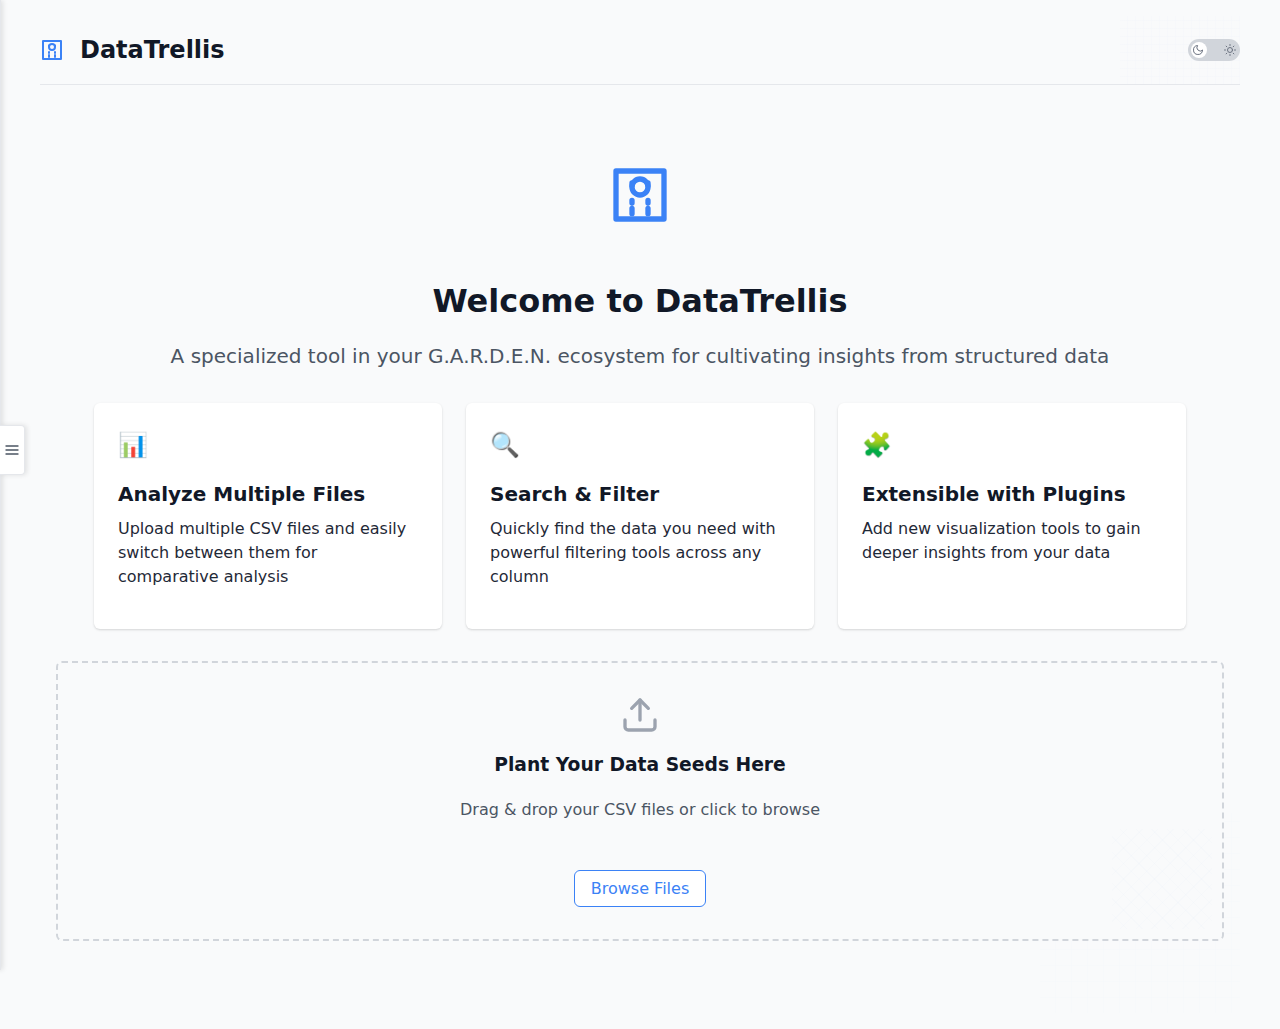
<file: toolshed/data-trellis/data-trellis.html>
<!DOCTYPE html>
<html lang="en">
<head>
    <meta charset="UTF-8">
    <meta name="viewport" content="width=device-width, initial-scale=1.0">
    <title>DataTrellis</title>
    <style>
        /* Base styles and variables */
        :root {
            --primary: #3b82f6;
            --primary-dark: #2563eb;
            --primary-light: #93c5fd;
            --secondary: #6366f1;
            --gray-50: #f9fafb;
            --gray-100: #f3f4f6;
            --gray-200: #e5e7eb;
            --gray-300: #d1d5db;
            --gray-400: #9ca3af;
            --gray-500: #6b7280;
            --gray-600: #4b5563;
            --gray-700: #374151;
            --gray-800: #1f2937;
            --gray-900: #111827;
            --success: #10b981;
            --error: #ef4444;
            --warning: #f59e0b;
            --info: #3b82f6;
            --radius: 6px;
            --shadow-sm: 0 1px 2px 0 rgba(0, 0, 0, 0.05);
            --shadow: 0 1px 3px 0 rgba(0, 0, 0, 0.1), 0 1px 2px 0 rgba(0, 0, 0, 0.06);
            --shadow-md: 0 4px 6px -1px rgba(0, 0, 0, 0.1), 0 2px 4px -1px rgba(0, 0, 0, 0.06);
            --transition: all 0.2s ease;
            
            /* Trellis-specific design elements */
            --trellis-color: rgba(59, 130, 246, 0.07);
            --trellis-accent: rgba(59, 130, 246, 0.12);
        }
        
        /* Dark theme support */
        :root.dark-theme {
            --primary: #e6a64c;          /* Warm amber instead of blue */
            --primary-dark: #d18f30;     /* Darker amber for contrast */
            --primary-light: #f7c989;    /* Light amber for subtle highlights */
            --secondary: #d18fb0;        /* Soft mauve as secondary color */
            
            /* Background colors - warmer and softer than current dark blues */
            --gray-50: #232220;          /* Slightly warm very dark background */
            --gray-100: #2d2b29;         /* Slightly warmer card backgrounds */
            --gray-200: #3d3a38;         /* Soft dark for borders and separators */
            --gray-300: #504d4a;         /* Medium elements */
            --gray-400: #6e6b68;         /* Subtle UI elements */
            
            /* Text colors - reduced brightness and warmer tones */
            --gray-500: #9c9996;         /* Secondary text */
            --gray-600: #b8b5b2;         /* Primary text */
            --gray-700: #d4d1ce;         /* Emphasized text */
            --gray-800: #e6e3e0;         /* Strong text (not pure white) */
            --gray-900: #f2efe8;         /* Headings (slightly off-white) */
            
            /* Trellis patterns - using the amber primary color */
            --trellis-color: rgba(230, 166, 76, 0.08);
            --trellis-accent: rgba(230, 166, 76, 0.15);
            
            /* Additional variables for better readability */
            --success: #7cb36a;          /* Muted green instead of bright */
            --error: #d97862;            /* Softer red */
            --warning: #e6a64c;          /* Same as primary for consistency */
            --info: #6ba5b8;             /* Muted teal instead of bright blue */
}
        
        /* Base elements */
        body {
            font-family: system-ui, -apple-system, BlinkMacSystemFont, 'Segoe UI', Roboto, 'Helvetica Neue', Arial, sans-serif;
            margin: 0;
            padding: 0;
            background-color: var(--gray-50);
            color: var(--gray-800);
            line-height: 1.5;
        }
        
        /* Typography */
        h1, h2, h3, h4, h5, h6 {
            margin-top: 0;
            color: var(--gray-900);
            font-weight: 600;
        }
        
        p {
            margin-top: 0;
            margin-bottom: 1rem;
        }
        
        /* App Layout */
        .app-layout {
            display: flex;
            min-height: 100vh;
            position: relative;
        }
        
        /* Layout components */
        .container {
            max-width: 1200px;
            margin: 0 auto;
            padding: 1rem;
            width: 100%;
            transition: margin-left 0.3s ease;
        }
        
        .container.drawer-open {
            margin-left: 240px;
        }
        
        .header {
            padding: 1rem 0;
            margin-bottom: 1.5rem;
            border-bottom: 1px solid var(--gray-200);
            display: flex;
            justify-content: space-between;
            align-items: center;
            position: relative;
        }
        
        .header h1 {
            display: flex;
            align-items: center;
            gap: 0.5rem;
            font-size: 1.5rem;
            margin: 0;
        }
        
        .header-icon {
            color: var(--primary);
            margin-right: 0.5rem;
        }
        
        .header-actions {
            display: flex;
            gap: 1rem;
            align-items: center;
        }

        .main-content {
            min-height: calc(100vh - 200px);
        }
        
        /* Plugin Drawer */
        .plugin-drawer {
            width: 240px;
            height: 100vh;
            position: fixed;
            left: 0;
            top: 0;
            background-color: white;
            border-right: 1px solid var(--gray-200);
            transform: translateX(-240px);
            transition: transform 0.3s ease;
            z-index: 100;
            box-shadow: 2px 0 5px rgba(0,0,0,0.1);
            overflow-y: auto;
            padding-top: 70px;
        }
        
        .plugin-drawer.open {
            transform: translateX(0);
        }
        
        .drawer-toggle {
            position: fixed;
            left: 0;
            top: 50%;
            transform: translateY(-50%);
            width: 24px;
            height: 48px;
            background-color: white;
            border: 1px solid var(--gray-200);
            border-left: none;
            border-radius: 0 4px 4px 0;
            display: flex;
            align-items: center;
            justify-content: center;
            cursor: pointer;
            z-index: 101;
            box-shadow: 2px 0 5px rgba(0,0,0,0.1);
        }
        
        .drawer-toggle-icon {
            width: 16px;
            height: 16px;
            color: var(--gray-600);
        }
        
        .plugin-section {
            margin-bottom: 15px;
        }
        
        .plugin-section-title {
            padding: 8px 15px;
            font-size: 0.875rem;
            font-weight: 600;
            color: var(--gray-600);
            background-color: var(--gray-100);
            position: relative;
            overflow: hidden;
        }
        
        .plugin-section-title::after {
            content: "";
            position: absolute;
            top: 0;
            right: 0;
            width: 40px;
            height: 100%;
            background-image: linear-gradient(to right, transparent, var(--gray-100)),
                              repeating-linear-gradient(45deg, transparent, transparent 4px, var(--trellis-accent) 4px, var(--trellis-accent) 5px);
            opacity: 0.3;
        }
        
        .plugin-item {
            padding: 10px 15px;
            display: flex;
            align-items: center;
            cursor: pointer;
            transition: background-color 0.2s;
        }
        
        .plugin-item:hover {
            background-color: var(--gray-100);
        }
        
        .plugin-item.active {
            background-color: var(--primary-light);
            color: var(--primary-dark);
        }
        
        .plugin-icon {
            margin-right: 10px;
            color: var(--primary);
            flex-shrink: 0;
            width: 18px;
            height: 18px;
        }
        
        /* Theme toggle */
        .theme-toggle {
            position: relative;
            width: 44px;
            height: 22px;
            border-radius: 11px;
            background-color: var(--gray-300);
            cursor: pointer;
            transition: background-color 0.3s;
            display: flex;
            align-items: center;
            padding: 0 4px;
        }
        
        .theme-toggle::after {
            content: '';
            position: absolute;
            width: 16px;
            height: 16px;
            border-radius: 50%;
            background-color: white;
            top: 3px;
            left: 3px;
            transition: transform 0.3s;
        }
        
        .theme-toggle.dark::after {
            transform: translateX(22px);
        }
        
        .theme-toggle.dark {
            background-color: var(--primary);
        }
        
        .theme-toggle-icon {
            width: 12px;
            height: 12px;
            color: var(--gray-500);
            z-index: 1;
        }
        
        .theme-toggle-icon.sun {
            margin-left: auto;
        }
        
        /* Components */
        .card {
            background-color: white;
            border-radius: var(--radius);
            box-shadow: var(--shadow);
            padding: 1.5rem;
            margin-bottom: 1.5rem;
        }
        
        .card-title {
            margin-top: 0;
            margin-bottom: 1rem;
            font-size: 1.25rem;
            display: flex;
            align-items: center;
            gap: 0.5rem;
        }
        
        .card-footer {
            margin-top: 1.5rem;
            padding-top: 1rem;
            border-top: 1px solid var(--gray-200);
            display: flex;
            justify-content: space-between;
            align-items: center;
        }
        
        /* Form elements and buttons */
        button, .button, select, input {
            font-family: inherit;
            font-size: 1rem;
            padding: 0.5rem 1rem;
            border-radius: var(--radius);
            transition: var(--transition);
        }
        
        button, .button {
            background-color: var(--primary);
            color: white;
            border: none;
            cursor: pointer;
            display: inline-flex;
            align-items: center;
            justify-content: center;
            gap: 0.5rem;
            font-weight: 500;
        }
        
        button:hover, .button:hover {
            background-color: var(--primary-dark);
        }
        
        button:disabled, .button:disabled {
            opacity: 0.7;
            cursor: not-allowed;
        }
        
        button.secondary, .button.secondary {
            background-color: white;
            color: var(--gray-700);
            border: 1px solid var(--gray-300);
        }
        
        button.secondary:hover, .button.secondary:hover {
            background-color: var(--gray-100);
        }
        
        select, input[type="text"] {
            border: 1px solid var(--gray-300);
            background-color: white;
        }
        
        select:focus, input:focus {
            outline: 2px solid var(--primary-light);
            outline-offset: 1px;
        }
        
        .search-container {
            position: relative;
            display: inline-block;
        }
        
        .search-container input {
            padding-right: 2.5rem;
        }
        
        .clear-button {
            position: absolute;
            right: 0;
            top: 0;
            bottom: 0;
            background: none;
            border: none;
            color: var(--gray-500);
            font-size: 1rem;
            cursor: pointer;
            padding: 0 0.75rem;
            display: flex;
            align-items: center;
            justify-content: center;
        }
        
        .clear-button:hover {
            color: var(--gray-800);
            background: none;
        }
        
        /* Navbar and controls */
        .navbar {
            display: flex;
            flex-wrap: wrap;
            gap: 1rem;
            padding: 1rem;
            background-color: white;
            border-radius: var(--radius);
            box-shadow: var(--shadow);
            margin-bottom: 1rem;
            align-items: flex-end;
        }
        
        .control-group {
            display: flex;
            flex-direction: column;
            gap: 0.25rem;
            flex: 1;
            min-width: 180px;
        }
        
        .control-group label {
            font-weight: 500;
            color: var(--gray-700);
            font-size: 0.875rem;
        }
        
        .control-actions {
            display: flex;
            gap: 0.5rem;
            align-items: flex-end;
        }
        
        /* Table styles */
        table {
            width: 100%;
            border-collapse: collapse;
            margin-bottom: 1rem;
        }
        
        th, td {
            text-align: left;
            padding: 0.75rem 1rem;
            border-bottom: 1px solid var(--gray-200);
        }
        
        th {
            font-weight: 600;
            color: var(--gray-700);
            background-color: var(--gray-100);
            position: sticky;
            top: 0;
            z-index: 10;
            cursor: pointer; /* Added to indicate sortable headers */
            user-select: none; /* Prevent text selection when clicking */
        }
        
        /* Added styles for sort indicators */
        th.sorted-asc::after {
            content: "▲";
            margin-left: 0.5rem;
            font-size: 0.75rem;
        }
        
        th.sorted-desc::after {
            content: "▼";
            margin-left: 0.5rem;
            font-size: 0.75rem;
        }
        
        th:hover {
            background-color: var(--gray-200);
        }
        
        tbody tr:hover td {
            background-color: var(--gray-100);
        }
        
        .table-container {
            overflow-x: auto;
            max-height: calc(100vh - 300px);
            overflow-y: auto;
            border: 1px solid var(--gray-200);
            border-radius: var(--radius);
            background-color: white;
        }
        
        /* Stats summary bar - subtle version */
        .stats-summary {
            display: flex;
            gap: 2rem;
            font-size: 0.875rem;
            color: var(--gray-600);
            padding: 0.75rem 1rem;
            background-color: var(--gray-50);
            border: 1px solid var(--gray-200);
            border-bottom: none;
            border-radius: var(--radius) var(--radius) 0 0;
            justify-content: flex-start;
        }
        
        .stats-item {
            display: flex;
            align-items: center;
            gap: 0.5rem;
        }
        
        .stats-value {
            font-weight: 600;
            color: var(--gray-900);
        }
        
        /* File tabs for multiple CSVs */
        .file-tabs {
            display: flex;
            gap: 0.25rem;
            overflow-x: auto;
            padding-bottom: 0.5rem;
            margin-bottom: 0.5rem;
            border-bottom: 1px solid var(--gray-200);
        }
        
        .file-tab {
            background-color: var(--gray-100);
            border: 1px solid var(--gray-200);
            border-radius: var(--radius) var(--radius) 0 0;
            padding: 0.5rem 1rem;
            cursor: pointer;
            display: flex;
            align-items: center;
            gap: 0.5rem;
            white-space: nowrap;
            color: var(--gray-700);
            transition: var(--transition);
        }
        
        .file-tab:hover {
            background-color: white;
        }
        
        .file-tab.active {
            background-color: white;
            border-bottom-color: white;
            color: var(--primary);
            font-weight: 500;
        }
        
        .file-tab-close {
            width: 16px;
            height: 16px;
            border-radius: 50%;
            display: flex;
            align-items: center;
            justify-content: center;
            font-size: 0.75rem;
            color: var(--gray-500);
            transition: var(--transition);
        }
        
        .file-tab-close:hover {
            background-color: var(--gray-200);
            color: var(--gray-800);
        }
        
        .add-file-tab {
            border: 1px dashed var(--gray-300);
            background-color: transparent;
            color: var(--gray-600);
            border-radius: var(--radius);
            padding: 0.5rem 1rem;
            cursor: pointer;
            display: flex;
            align-items: center;
            gap: 0.5rem;
        }
        
        .add-file-tab:hover {
            background-color: var(--gray-100);
            color: var(--gray-800);
        }
        
        /* Drop zone for CSV upload */
        .drop-zone {
            display: flex;
            flex-direction: column;
            align-items: center;
            justify-content: center;
            padding: 2rem;
            border: 2px dashed var(--gray-300);
            border-radius: var(--radius);
            background-color: var(--gray-50);
            margin-bottom: 1.5rem;
            transition: var(--transition);
            cursor: pointer;
            text-align: center;
            position: relative;
        }
        
        .drop-zone:hover,
        .drop-zone.dragover {
            border-color: var(--primary);
            background-color: var(--gray-100);
        }
        
        .drop-zone-icon {
            font-size: 2.5rem;
            color: var(--gray-400);
            margin-bottom: 1rem;
        }
        
        .drop-zone-text {
            color: var(--gray-600);
            margin-bottom: 1rem;
        }
        
        .drop-zone-button {
            background-color: white;
            color: var(--primary);
            border: 1px solid var(--primary);
            margin-top: 1rem;
        }
        
        .drop-zone-button:hover {
            background-color: var(--primary);
            color: white;
        }
        
        .drop-zone input[type="file"] {
            display: none;
        }
        
        /* Trellis patterns */
        .header::before {
            content: "";
            position: absolute;
            top: 0;
            right: 0;
            width: 120px;
            height: 100%;
            background-image: 
                repeating-linear-gradient(0deg, transparent, transparent 7px, var(--trellis-color) 7px, var(--trellis-color) 8px),
                repeating-linear-gradient(90deg, transparent, transparent 7px, var(--trellis-color) 7px, var(--trellis-color) 8px);
            opacity: 0.15;
            pointer-events: none;
        }
        
        .drop-zone::after {
            content: "";
            position: absolute;
            bottom: 10px;
            right: 10px;
            width: 100px;
            height: 100px;
            background-image: 
                repeating-linear-gradient(45deg, transparent, transparent 10px, var(--trellis-color) 10px, var(--trellis-color) 11px),
                repeating-linear-gradient(135deg, transparent, transparent 10px, var(--trellis-color) 10px, var(--trellis-color) 11px);
            opacity: 0.2;
            pointer-events: none;
            border-radius: var(--radius);
        }
        
        /* Welcome screen */
        .welcome-container {
            text-align: center;
            padding: 3rem 1rem;
            position: relative;
        }
        
        .welcome-container::after {
            content: "";
            position: absolute;
            bottom: 0;
            right: 0;
            width: 200px;
            height: 200px;
            background-image: 
                repeating-linear-gradient(0deg, transparent, transparent 15px, var(--trellis-color) 15px, var(--trellis-color) 16px),
                repeating-linear-gradient(90deg, transparent, transparent 15px, var(--trellis-color) 15px, var(--trellis-color) 16px);
            opacity: 0.1;
            pointer-events: none;
            z-index: -1;
        }
        
        .welcome-icon {
            font-size: 4rem;
            color: var(--primary);
            margin-bottom: 1.5rem;
        }
        
        .welcome-title {
            font-size: 2rem;
            margin-bottom: 1rem;
        }
        
        .welcome-subtitle {
            font-size: 1.25rem;
            color: var(--gray-600);
            margin-bottom: 2rem;
        }
        
        .features-list {
            display: flex;
            flex-wrap: wrap;
            gap: 1.5rem;
            justify-content: center;
            margin-bottom: 2rem;
        }
        
        .feature-item {
            flex: 1;
            min-width: 250px;
            max-width: 300px;
            background-color: white;
            padding: 1.5rem;
            border-radius: var(--radius);
            box-shadow: var(--shadow);
            text-align: left;
        }
        
        .feature-icon {
            color: var(--primary);
            font-size: 1.5rem;
            margin-bottom: 1rem;
        }
        
        .feature-title {
            font-size: 1.25rem;
            margin-bottom: 0.5rem;
        }
        
        /* Results section */
        .results-header {
            display: flex;
            justify-content: space-between;
            align-items: center;
            margin-bottom: 0.5rem;
        }
        
        .results-summary {
            color: var(--gray-600);
        }
        
        .results-actions {
            display: flex;
            gap: 0.5rem;
        }
        
        .no-results {
            padding: 3rem 1rem;
            text-align: center;
            color: var(--gray-600);
            background-color: white;
            border-radius: var(--radius);
            box-shadow: var(--shadow);
        }
        
        /* Loading indicator */
        .loading-overlay {
            position: fixed;
            top: 0;
            left: 0;
            right: 0;
            bottom: 0;
            background-color: rgba(255, 255, 255, 0.8);
            display: flex;
            justify-content: center;
            align-items: center;
            z-index: 1000;
        }
        
        .loading-spinner {
            width: 50px;
            height: 50px;
            border: 5px solid var(--gray-200);
            border-top: 5px solid var(--primary);
            border-radius: 50%;
            animation: spin 1s linear infinite;
        }
        
        @keyframes spin {
            0% { transform: rotate(0deg); }
            100% { transform: rotate(360deg); }
        }
        
        /* View selector */
        .view-selector {
            display: flex;
            gap: 0.5rem;
            margin-bottom: 1rem;
        }
        
        .view-selector-option {
            padding: 0.5rem 1rem;
            border-radius: var(--radius);
            border: 1px solid var(--gray-300);
            background-color: white;
            cursor: pointer;
            transition: var(--transition);
        }
        
        .view-selector-option:hover {
            background-color: var(--gray-100);
        }
        
        .view-selector-option.active {
            background-color: var(--primary);
            color: white;
            border-color: var(--primary);
        }
        
        /* Visualization container */
        .visualization-container {
            width: 100%;
            min-height: 300px;
            background-color: white;
            border-radius: var(--radius);
            box-shadow: var(--shadow);
            margin-bottom: 1.5rem;
            overflow: hidden;
            display: flex;
            justify-content: center;
            align-items: center;
        }
        
        .visualization-placeholder {
            color: var(--gray-500);
            text-align: center;
            padding: 2rem;
        }
        
        /* Template modal */
        .template-modal-backdrop {
            position: fixed;
            top: 0;
            left: 0;
            right: 0;
            bottom: 0;
            background-color: rgba(0, 0, 0, 0.5);
            display: flex;
            justify-content: center;
            align-items: center;
            z-index: 1000;
            opacity: 0;
            visibility: hidden;
            transition: var(--transition);
        }
        
        .template-modal-backdrop.active {
            opacity: 1;
            visibility: visible;
        }
        
        .template-modal {
            background-color: white;
            border-radius: var(--radius);
            box-shadow: var(--shadow-md);
            width: 90%;
            max-width: 800px;
            max-height: 90vh;
            overflow-y: auto;
            transform: translateY(-20px);
            transition: transform 0.3s ease;
        }
        
        .template-modal-backdrop.active .template-modal {
            transform: translateY(0);
        }
        
        .template-modal-header {
            padding: 1rem 1.5rem;
            border-bottom: 1px solid var(--gray-200);
            display: flex;
            justify-content: space-between;
            align-items: center;
        }
        
        .template-modal-title {
            margin: 0;
            font-size: 1.25rem;
        }
        
        .template-modal-close {
            background: none;
            border: none;
            font-size: 1.5rem;
            cursor: pointer;
            color: var(--gray-500);
            padding: 0;
            display: flex;
            align-items: center;
            justify-content: center;
            width: 32px;
            height: 32px;
            border-radius: 50%;
        }
        
        .template-modal-close:hover {
            background-color: var(--gray-100);
            color: var(--gray-800);
        }
        
        .template-modal-body {
            padding: 1.5rem;
        }
        
        .template-modal-footer {
            padding: 1rem 1.5rem;
            border-top: 1px solid var(--gray-200);
            display: flex;
            justify-content: flex-end;
            gap: 0.5rem;
        }
        
        .template-code {
            background-color: var(--gray-100);
            border-radius: var(--radius);
            padding: 1rem;
            overflow-x: auto;
            font-family: monospace;
            font-size: 0.875rem;
            line-height: 1.5;
            white-space: pre;
        }
        
        /* Plugin management modal */
        .modal-backdrop {
            position: fixed;
            top: 0;
            left: 0;
            right: 0;
            bottom: 0;
            background-color: rgba(0, 0, 0, 0.5);
            display: flex;
            justify-content: center;
            align-items: center;
            z-index: 1000;
            opacity: 0;
            visibility: hidden;
            transition: var(--transition);
        }
        
        .modal-backdrop.active {
            opacity: 1;
            visibility: visible;
        }
        
        .modal {
            background-color: white;
            border-radius: var(--radius);
            box-shadow: var(--shadow-md);
            width: 90%;
            max-width: 800px;
            max-height: 90vh;
            overflow-y: auto;
            transform: translateY(-20px);
            transition: transform 0.3s ease;
        }
        
        .modal-backdrop.active .modal {
            transform: translateY(0);
        }
        
        .modal-header {
            padding: 1rem 1.5rem;
            border-bottom: 1px solid var(--gray-200);
            display: flex;
            justify-content: space-between;
            align-items: center;
        }
        
        .modal-title {
            margin: 0;
            font-size: 1.25rem;
        }
        
        .modal-close {
            background: none;
            border: none;
            font-size: 1.5rem;
            cursor: pointer;
            color: var(--gray-500);
            padding: 0;
            display: flex;
            align-items: center;
            justify-content: center;
            width: 32px;
            height: 32px;
            border-radius: 50%;
        }
        
        .modal-close:hover {
            background-color: var(--gray-100);
            color: var(--gray-800);
        }
        
        .modal-body {
            padding: 1.5rem;
        }
        
        .modal-footer {
            padding: 1rem 1.5rem;
            border-top: 1px solid var(--gray-200);
            display: flex;
            justify-content: flex-end;
            gap: 0.5rem;
        }
        
        /* Responsive adjustments */
        @media (max-width: 768px) {
            .navbar {
                flex-direction: column;
                align-items: stretch;
            }
            
            .control-group {
                width: 100%;
            }
            
            .header {
                flex-direction: column;
                align-items: flex-start;
                gap: 1rem;
            }
            
            .stats-summary {
                flex-direction: column;
                gap: 0.5rem;
            }
            
            .plugin-drawer {
                width: 100%;
                transform: translateX(-100%);
            }
            
            .container.drawer-open {
                margin-left: 0;
            }
            
            .plugin-drawer.open {
                transform: translateX(0);
            }
        }
        
        /* Utility classes */
        .hidden {
            display: none !important;
        }
        
        .text-center {
            text-align: center;
        }
        
        .mb-1 {
            margin-bottom: 0.25rem;
        }
        
        .mb-2 {
            margin-bottom: 0.5rem;
        }
        
        .mb-4 {
            margin-bottom: 1rem;
        }
        
        .mb-8 {
            margin-bottom: 2rem;
        }
        
        .flex {
            display: flex;
        }
        
        .items-center {
            align-items: center;
        }
        
        .justify-between {
            justify-content: space-between;
        }
        
        .gap-2 {
            gap: 0.5rem;
        }

        /* Dark mode overrides for hardcoded background colors */
        :root.dark-theme .card,
        :root.dark-theme .navbar,
        :root.dark-theme .table-container,
        :root.dark-theme .modal,
        :root.dark-theme .modal-header,
        :root.dark-theme .modal-body,
        :root.dark-theme .modal-footer,
        :root.dark-theme .feature-item,
        :root.dark-theme .plugin-drawer,
        :root.dark-theme .visualization-container,
        :root.dark-theme .drawer-toggle,
        :root.dark-theme .theme-toggle::after,
        :root.dark-theme .file-tab.active,
        :root.dark-theme .view-selector-option:not(.active) {
            background-color: var(--gray-100);
        }

        /* Ensure buttons with white backgrounds also change */
        :root.dark-theme button.secondary,
        :root.dark-theme .button.secondary,
        :root.dark-theme .file-tab {
            background-color: var(--gray-200);
            color: var(--gray-700);
            border-color: var(--gray-300);
        }

        /* Improve text readability on dark backgrounds */
        :root.dark-theme .feature-item,
        :root.dark-theme .card,
        :root.dark-theme .modal-body {
            color: var(--gray-600);
        }

        /* Ensure headings remain visible in dark mode */
        :root.dark-theme .feature-title,
        :root.dark-theme .card-title,
        :root.dark-theme .modal-title,
        :root.dark-theme h1, 
        :root.dark-theme h2, 
        :root.dark-theme h3, 
        :root.dark-theme h4 {
            color: var(--gray-800);
        }
    </style>
</head>
<body>
    <div class="app-layout">
        <!-- Plugin Drawer -->
        <div class="plugin-drawer" id="plugin-drawer">
            <div class="plugin-section">
                <div class="plugin-section-title">Visualizations</div>
                <div class="plugin-item active" data-view="table">
                    <svg class="plugin-icon" xmlns="http://www.w3.org/2000/svg" width="18" height="18" viewBox="0 0 24 24" fill="none" stroke="currentColor" stroke-width="2" stroke-linecap="round" stroke-linejoin="round">
                        <rect x="3" y="3" width="18" height="18" rx="2" ry="2"></rect>
                        <line x1="3" y1="9" x2="21" y2="9"></line>
                        <line x1="3" y1="15" x2="21" y2="15"></line>
                        <line x1="9" y1="3" x2="9" y2="21"></line>
                        <line x1="15" y1="3" x2="15" y2="21"></line>
                    </svg>
                    Table View
                </div>
                <!-- Additional view plugins will be added here dynamically -->
            </div>
            
            <div class="plugin-section">
                <div class="plugin-section-title">Tools</div>
                <div class="plugin-item" id="add-plugin-btn">
                    <svg class="plugin-icon" xmlns="http://www.w3.org/2000/svg" width="18" height="18" viewBox="0 0 24 24" fill="none" stroke="currentColor" stroke-width="2" stroke-linecap="round" stroke-linejoin="round">
                        <rect x="3" y="3" width="18" height="18" rx="2" ry="2"></rect>
                        <line x1="12" y1="8" x2="12" y2="16"></line>
                        <line x1="8" y1="12" x2="16" y2="12"></line>
                    </svg>
                    Add New Tool
                </div>
            </div>
            
            <div class="plugin-section">
                <div class="plugin-section-title">Developer</div>
                <div class="plugin-item" id="view-template-btn">
                    <svg class="plugin-icon" xmlns="http://www.w3.org/2000/svg" width="18" height="18" viewBox="0 0 24 24" fill="none" stroke="currentColor" stroke-width="2" stroke-linecap="round" stroke-linejoin="round">
                        <path d="M14 2H6a2 2 0 0 0-2 2v16a2 2 0 0 0 2 2h12a2 2 0 0 0 2-2V8z"></path>
                        <polyline points="14 2 14 8 20 8"></polyline>
                        <line x1="16" y1="13" x2="8" y2="13"></line>
                        <line x1="16" y1="17" x2="8" y2="17"></line>
                        <line x1="10" y1="9" x2="8" y2="9"></line>
                    </svg>
                    Plugin Template
                </div>
            </div>
        </div>

        <!-- Drawer Toggle Button -->
        <div class="drawer-toggle" id="drawer-toggle">
            <svg class="drawer-toggle-icon" xmlns="http://www.w3.org/2000/svg" width="16" height="16" viewBox="0 0 24 24" fill="none" stroke="currentColor" stroke-width="2" stroke-linecap="round" stroke-linejoin="round">
                <line x1="3" y1="12" x2="21" y2="12"></line>
                <line x1="3" y1="6" x2="21" y2="6"></line>
                <line x1="3" y1="18" x2="21" y2="18"></line>
            </svg>
        </div>

        <!-- Main Container -->
        <div class="container" id="main-container">
            <header class="header">
                <h1>
                    <svg class="header-icon" xmlns="http://www.w3.org/2000/svg" width="24" height="24" viewBox="0 0 24 24" fill="none" stroke="currentColor" stroke-width="2" stroke-linecap="round" stroke-linejoin="round">
                        <path d="M3 3h18v18H3z"></path>
                        <path d="M9 14v1M9 19v-2M15 14v1M15 19v-2M9 8.5v-1M15 8.5v-1"></path>
                        <path d="M12 12a3 3 0 100-6 3 3 0 000 6z"></path>
                    </svg>
                    DataTrellis
                </h1>
                <div class="header-actions">
                    <div class="theme-toggle" id="theme-toggle" title="Toggle light/dark theme">
                        <svg class="theme-toggle-icon" xmlns="http://www.w3.org/2000/svg" width="12" height="12" viewBox="0 0 24 24" fill="none" stroke="currentColor" stroke-width="2" stroke-linecap="round" stroke-linejoin="round">
                            <path d="M21 12.79A9 9 0 1 1 11.21 3 7 7 0 0 0 21 12.79z"></path>
                        </svg>
                        <svg class="theme-toggle-icon sun" xmlns="http://www.w3.org/2000/svg" width="12" height="12" viewBox="0 0 24 24" fill="none" stroke="currentColor" stroke-width="2" stroke-linecap="round" stroke-linejoin="round">
                            <circle cx="12" cy="12" r="5"></circle>
                            <line x1="12" y1="1" x2="12" y2="3"></line>
                            <line x1="12" y1="21" x2="12" y2="23"></line>
                            <line x1="4.22" y1="4.22" x2="5.64" y2="5.64"></line>
                            <line x1="18.36" y1="18.36" x2="19.78" y2="19.78"></line>
                            <line x1="1" y1="12" x2="3" y2="12"></line>
                            <line x1="21" y1="12" x2="23" y2="12"></line>
                            <line x1="4.22" y1="19.78" x2="5.64" y2="18.36"></line>
                            <line x1="18.36" y1="5.64" x2="19.78" y2="4.22"></line>
                        </svg>
                    </div>
                </div>
            </header>

            <main class="main-content">
                <!-- File upload section (initially visible) -->
                <div id="upload-section">
                    <div class="welcome-container">
                        <div class="welcome-icon">
                            <svg xmlns="http://www.w3.org/2000/svg" width="1em" height="1em" viewBox="0 0 24 24" fill="none" stroke="currentColor" stroke-width="2" stroke-linecap="round" stroke-linejoin="round">
                                <path d="M3 3h18v18H3z"></path>
                                <path d="M9 14v1M9 19v-2M15 14v1M15 19v-2M9 8.5v-1M15 8.5v-1"></path>
                                <path d="M12 12a3 3 0 100-6 3 3 0 000 6z"></path>
                            </svg>
                        </div>
                        <h1 class="welcome-title">Welcome to DataTrellis</h1>
                        <p class="welcome-subtitle">A specialized tool in your G.A.R.D.E.N. ecosystem for cultivating insights from structured data</p>
                        
                        <div class="features-list">
                            <div class="feature-item">
                                <div class="feature-icon">📊</div>
                                <h3 class="feature-title">Analyze Multiple Files</h3>
                                <p>Upload multiple CSV files and easily switch between them for comparative analysis</p>
                            </div>
                            <div class="feature-item">
                                <div class="feature-icon">🔍</div>
                                <h3 class="feature-title">Search & Filter</h3>
                                <p>Quickly find the data you need with powerful filtering tools across any column</p>
                            </div>
                            <div class="feature-item">
                                <div class="feature-icon">🧩</div>
                                <h3 class="feature-title">Extensible with Plugins</h3>
                                <p>Add new visualization tools to gain deeper insights from your data</p>
                            </div>
                        </div>
                        
                        <div class="drop-zone" id="drop-zone">
                            <svg class="drop-zone-icon" xmlns="http://www.w3.org/2000/svg" width="1em" height="1em" viewBox="0 0 24 24" fill="none" stroke="currentColor" stroke-width="2" stroke-linecap="round" stroke-linejoin="round">
                                <path d="M21 15v4a2 2 0 0 1-2 2H5a2 2 0 0 1-2-2v-4"></path>
                                <polyline points="17 8 12 3 7 8"></polyline>
                                <line x1="12" y1="3" x2="12" y2="15"></line>
                            </svg>
                            <div class="drop-zone-text">
                                <h3>Plant Your Data Seeds Here</h3>
                                <p>Drag & drop your CSV files or click to browse</p>
                            </div>
                            <input type="file" id="file-upload" accept=".csv" multiple />
                            <button class="drop-zone-button">Browse Files</button>
                        </div>
                    </div>
                </div>

                <!-- Data view (initially hidden) -->
                <div id="data-view" class="hidden">
                    <!-- File tabs for multiple CSVs -->
                    <div class="file-tabs" id="file-tabs">
                        <!-- Tabs will be added dynamically -->
                        <div class="add-file-tab" id="add-file-tab">
                            <svg xmlns="http://www.w3.org/2000/svg" width="16" height="16" viewBox="0 0 24 24" fill="none" stroke="currentColor" stroke-width="2" stroke-linecap="round" stroke-linejoin="round">
                                <line x1="12" y1="5" x2="12" y2="19"></line>
                                <line x1="5" y1="12" x2="19" y2="12"></line>
                            </svg>
                            Add File
                        </div>
                    </div>

                    <!-- View selector for visualization options -->
                    <div class="view-selector" id="view-selector">
                        <div class="view-selector-option active" data-view="table">Table View</div>
                        <!-- Additional view options will be added by plugins -->
                    </div>

                    <!-- Controls Section -->
                    <div class="navbar">
                        <div class="control-group">
                            <label for="field">Search Column:</label>
                            <select id="field" aria-label="Search Column">
                                <option value="">-- Select column --</option>
                            </select>
                        </div>
                        
                        <div class="control-group">
                            <label for="search">Search Term:</label>
                            <div class="search-container">
                                <input type="text" id="search" placeholder="Enter search terms..." aria-label="Search Term">
                                <button class="clear-button" id="clear-search" title="Clear search">✕</button>
                            </div>
                        </div>
                        
                        <div class="control-actions">
                            <button id="run-filter">
                                <svg xmlns="http://www.w3.org/2000/svg" width="16" height="16" viewBox="0 0 24 24" fill="none" stroke="currentColor" stroke-width="2" stroke-linecap="round" stroke-linejoin="round">
                                    <circle cx="11" cy="11" r="8"></circle>
                                    <line x1="21" y1="21" x2="16.65" y2="16.65"></line>
                                </svg>
                                Search
                            </button>
                            <button id="download-csv">
                                <svg xmlns="http://www.w3.org/2000/svg" width="16" height="16" viewBox="0 0 24 24" fill="none" stroke="currentColor" stroke-width="2" stroke-linecap="round" stroke-linejoin="round">
                                    <path d="M21 15v4a2 2 0 0 1-2 2H5a2 2 0 0 1-2-2v-4"></path>
                                    <polyline points="7 10 12 15 17 10"></polyline>
                                    <line x1="12" y1="15" x2="12" y2="3"></line>
                                </svg>
                                Download CSV
                            </button>
                        </div>
                    </div>

                    <!-- Results header and summary -->
                    <div class="results-header mb-1">
                        <div class="results-summary" id="results-summary">Showing all rows</div>
                    </div>

                    <!-- Visualization container (for plugin views) -->
                    <div id="visualization-container" class="visualization-container hidden">
                        <!-- Visualization content will be added by plugins -->
                        <div class="visualization-placeholder" id="visualization-placeholder">
                            Select a visualization plugin to view your data
                        </div>
                    </div>

                    <!-- Default table view -->
                    <div id="table-view">
                        <!-- Data table with stats in header -->
                        <div class="stats-summary" id="stats-summary">
                            <div class="stats-item">
                                <span>Rows:</span>
                                <span class="stats-value" id="visible-rows">-</span>
                                <span>of</span>
                                <span class="stats-value" id="total-rows">-</span>
                            </div>
                            <div class="stats-item">
                                <span>Columns:</span>
                                <span class="stats-value" id="total-columns">-</span>
                            </div>
                            <div class="stats-item">
                                <span>File Size:</span>
                                <span class="stats-value" id="file-size">-</span>
                            </div>
                        </div>

                        <div class="table-container">
                            <table id="data-table">
                                <thead>
                                    <tr>
                                        <!-- Table headers will be populated dynamically -->
                                    </tr>
                                </thead>
                                <tbody>
                                    <!-- Table data will be populated dynamically -->
                                </tbody>
                            </table>
                        </div>
                    </div>
                </div>
            </main>
        </div>
    </div>

    <!-- Plugin Template Modal -->
    <div class="template-modal-backdrop" id="template-modal">
        <div class="template-modal">
            <div class="template-modal-header">
                <h3 class="template-modal-title">Plugin Template</h3>
                <button class="template-modal-close" id="template-modal-close">&times;</button>
            </div>
            <div class="template-modal-body">
                <p>Use this template as a starting point for creating your own visualization plugins:</p>
                <pre class="template-code">/**
 * Simple Visualization Plugin Template
 * This template demonstrates the basic structure of a DataTrellis plugin
 */

const MyVisualizationPlugin = {
    // Plugin metadata
    id: 'my-visualization',
    name: 'My Visualization',
    description: 'A custom visualization for DataTrellis',
    author: 'Your Name',
    version: '1.0.0',
    
    // Plugin state
    enabled: true,
    eventSubscriptions: [],
    
    // Initialization function - called when plugin is registered
    init: function() {
        // Register the visualization view
        this.registerViews();
        
        // Set up event listeners
        this.setupEventListeners();
        
        console.log('My visualization plugin initialized');
        return true;
    },
    
    // Register plugin views
    registerViews: function() {
        // Create visualization view
        const myView = {
            id: 'my-visualization-view',
            name: 'My Visualization',
            plugin: this,
            
            // Called when view is activated
            activate: function() {
                // Show visualization container
                const vizContainer = document.getElementById('visualization-container');
                const placeholder = document.getElementById('visualization-placeholder');
                
                if (vizContainer) {
                    vizContainer.classList.remove('hidden');
                }
                
                if (placeholder) {
                    placeholder.classList.add('hidden');
                }
                
                // Create visualization controls
                this.plugin.createVisualizationControls();
                
                // Render visualization
                this.plugin.renderVisualization();
                
                return true;
            },
            
            // Called when view is deactivated
            deactivate: function() {
                // Hide visualization container
                const vizContainer = document.getElementById('visualization-container');
                if (vizContainer) {
                    vizContainer.classList.add('hidden');
                }
                
                return true;
            }
        };
        
        // Register the view
        sandbox.AppRegistry.register('views', myView.id, myView);
    },
    
    // Set up event listeners
    setupEventListeners: function() {
        this.eventSubscriptions = [
            // Listen for file changes
            sandbox.EventBus.subscribe('state:activeFileChanged', (data) => {
                if (sandbox.AppState.getActiveView() === 'my-visualization-view') {
                    this.renderVisualization();
                }
            }),
            
            // Listen for data filtering
            sandbox.EventBus.subscribe('state:dataFiltered', (data) => {
                if (sandbox.AppState.getActiveView() === 'my-visualization-view') {
                    this.renderVisualization();
                }
            })
        ];
    },
    
    // Create visualization controls
    createVisualizationControls: function() {
        const vizContainer = document.getElementById('visualization-container');
        if (!vizContainer) return;
        
        // Clear existing content
        vizContainer.innerHTML = '';
        
        // Add your control elements here
        const controlPanel = document.createElement('div');
        controlPanel.className = 'visualization-controls';
        controlPanel.style.padding = '1rem';
        controlPanel.style.marginBottom = '1rem';
        controlPanel.style.backgroundColor = 'white';
        controlPanel.style.borderRadius = 'var(--radius)';
        
        controlPanel.innerHTML = `
            <h3>My Visualization Controls</h3>
            <p>Add your control elements here</p>
        `;
        
        // Create visualization area
        const visualizationArea = document.createElement('div');
        visualizationArea.id = 'my-visualization-area';
        visualizationArea.style.height = '400px';
        visualizationArea.style.backgroundColor = 'white';
        visualizationArea.style.borderRadius = 'var(--radius)';
        visualizationArea.style.padding = '1rem';
        
        // Add elements to container
        vizContainer.appendChild(controlPanel);
        vizContainer.appendChild(visualizationArea);
    },
    
    // Render visualization
    renderVisualization: function() {
        const visualizationArea = document.getElementById('my-visualization-area');
        if (!visualizationArea) return;
        
        // Get active file data
        const activeFile = sandbox.AppState.getActiveFile();
        if (!activeFile || !activeFile.currentData || !activeFile.currentData.length) {
            visualizationArea.innerHTML = '<div style="text-align: center; padding: 2rem; color: var(--gray-500);">No data available</div>';
            return;
        }
        
        // Render your visualization here
        visualizationArea.innerHTML = `
            <div style="text-align: center; padding: 2rem;">
                <h3>My Visualization</h3>
                <p>Showing ${activeFile.currentData.length} records from ${activeFile.fileName}</p>
                <p>Replace this with your actual visualization code</p>
            </div>
        `;
    },
    
    // Enable plugin
    enable: function() {
        this.enabled = true;
    },
    
    // Disable plugin
    disable: function() {
        this.enabled = false;
    },
    
    // Clean up when plugin is unregistered
    cleanup: function() {
        // Unsubscribe from events
        if (this.eventSubscriptions) {
            this.eventSubscriptions.forEach(sub => sub.unsubscribe());
        }
        
        // Unregister views
        sandbox.AppRegistry.unregister('views', 'my-visualization-view');
    }
};

// Register the plugin
sandbox.registerPlugin(MyVisualizationPlugin);</pre>
            </div>
            <div class="template-modal-footer">
                <button id="copy-template-btn" class="button">Copy Template</button>
                <button id="template-modal-close-btn" class="button secondary">Close</button>
            </div>
        </div>
    </div>

    <!-- Plugin Manager Modal -->
    <div class="modal-backdrop" id="plugin-modal">
        <div class="modal">
            <div class="modal-header">
                <h3 class="modal-title">Plugin Manager</h3>
                <button class="modal-close" id="plugin-modal-close">&times;</button>
            </div>
            <div class="modal-body">
                <div class="plugin-section">
                    <div class="plugin-header">
                        <h4>Installed Plugins</h4>
                    </div>
                    <div class="plugin-list" id="plugin-list">
                        <!-- Plugin list will be populated dynamically -->
                        <div class="plugin-card">
                            <div class="plugin-card-header">
                                <h5 class="plugin-name">Table View</h5>
                                <span class="plugin-version">v1.0</span>
                            </div>
                            <p class="plugin-description">Default table view for CSV data</p>
                            <div class="plugin-author">By: DataTrellis</div>
                            <div class="plugin-actions">
                                <span class="plugin-badge active">Built-in</span>
                            </div>
                        </div>
                    </div>
                    
                    <div class="plugin-upload">
                        <h4>Add New Plugin</h4>
                        <p>Upload a JavaScript plugin file (.js) to add new functionality</p>
                        
                        <div class="plugin-drop-zone" id="plugin-drop-zone">
                            <p>Drag & drop plugin file here or click to browse</p>
                            <input type="file" id="plugin-file-upload" accept=".js" class="hidden" />
                        </div>
                        
                        <div class="flex justify-between items-center">
                            <div>
                                <button id="browse-plugin-button" class="secondary">Browse Files</button>
                            </div>
                        </div>
                    </div>
                </div>
            </div>
            <div class="modal-footer">
                <button id="plugin-modal-cancel" class="secondary">Close</button>
            </div>
        </div>
    </div>

    <!-- Hidden file input for "Add File" button -->
    <input type="file" id="add-file-input" accept=".csv" multiple class="hidden" />

    <!-- Loading overlay (initially hidden) -->
    <div class="loading-overlay hidden" id="loading-overlay">
        <div class="loading-spinner"></div>
    </div>

    <script>
        /**
         * DataTrellis: An Enhanced CSV Explorer with Plugin Architecture
         * 
         * A modular browser-based tool for viewing and analyzing CSV files.
         * Built to create a supportive structure for data exploration while
         * encouraging growth through discoverable patterns and connections.
         */
        
        // ===================================================
        // APPLICATION REGISTRY - Central manager for components
        // ===================================================
        
        /**
         * AppRegistry: Central component management system
         * 
         * Maintains references to all system components and their relationships.
         * Serves as the structural backbone of the application, enabling
         * controlled access and modification of the component ecosystem.
         */
        const AppRegistry = {
            /**
             * Registry of all system components and plugins
             * Organized by category to create clear pathways for discovery
             */
            components: {
                core: {},       // Foundation systems that support basic functionality
                plugins: {},    // Extension points for specialized capabilities
                views: {},      // Different ways to visualize and interact with data
                extensions: {}  // Additional capability modules
            },
            
            /**
             * Register a component in the registry
             * 
             * @param {string} type - Component type (core, plugin, view, extension)
             * @param {string} id - Unique identifier for the component
             * @param {Object} component - The component to register
             * @returns {boolean} - Success status
             */
            register: function(type, id, component) {
                // Ensure valid component type
                if (!this.components[type]) {
                    console.error(`Invalid component type: ${type}`);
                    return false;
                }
                
                // Check for duplicate registration
                if (this.components[type][id]) {
                    console.error(`Component with ID "${id}" already registered in ${type}`);
                    return false;
                }
                
                // Register component
                this.components[type][id] = component;
                
                // Notify listeners about the registration
                EventBus.publish('registry:componentAdded', { type, id, component });
                
                return true;
            },
            
            /**
             * Get a component from the registry
             * 
             * @param {string} type - Component type (core, plugin, view, extension)
             * @param {string} id - Component identifier
             * @returns {Object|null} - The component or null if not found
             */
            get: function(type, id) {
                if (!this.components[type] || !this.components[type][id]) {
                    return null;
                }
                
                return this.components[type][id];
            },
            
            /**
             * Get all components of a specific type
             * 
             * @param {string} type - Component type (core, plugin, view, extension)
             * @returns {Object} - Dictionary of components
             */
            getAll: function(type) {
                return this.components[type] || {};
            },
            
            /**
             * Remove a component from the registry
             * 
             * @param {string} type - Component type (core, plugin, view, extension)
             * @param {string} id - Component identifier
             * @returns {boolean} - Success status
             */
            unregister: function(type, id) {
                if (!this.components[type] || !this.components[type][id]) {
                    return false;
                }
                
                // Store component reference for event
                const component = this.components[type][id];
                
                // Remove component
                delete this.components[type][id];
                
                // Notify listeners about removal
                EventBus.publish('registry:componentRemoved', { type, id, component });
                
                return true;
            },
            
            /**
             * Check if a component exists
             * 
             * @param {string} type - Component type (core, plugin, view, extension)
             * @param {string} id - Component identifier
             * @returns {boolean} - True if component exists
             */
            exists: function(type, id) {
                return !!(this.components[type] && this.components[type][id]);
            }
        };
        
        
        // ===================================================
        // EVENT BUS - Communication between components
        // ===================================================
        
        /**
         * EventBus: Component communication system
         * 
         * Enables decoupled interaction between system parts through
         * a publish-subscribe pattern. Components can exchange information
         * without direct dependencies, creating a flexible architecture.
         */
        const EventBus = {
            /**
             * Storage for event listeners organized by message type
             */
            listeners: {},
            
            /**
             * Subscribe to an event
             * Similar to how plants "subscribe" to sunlight by growing toward it
             * 
             * @param {string} event - Event name
             * @param {Function} callback - Event handler
             * @returns {Object} - Subscription object with unsubscribe method
             */
            subscribe: function(event, callback) {
                // Create event array if it doesn't exist
                if (!this.listeners[event]) {
                    this.listeners[event] = [];
                }
                
                // Add callback to listeners
                this.listeners[event].push(callback);
                
                // Return subscription object with unsubscribe capability
                return {
                    unsubscribe: () => {
                        this.listeners[event] = this.listeners[event].filter(
                            listener => listener !== callback
                        );
                    }
                };
            },
            
            /**
             * Publish an event with data
             * Like a plant releasing pollen that affects other plants
             * 
             * @param {string} event - Event name
             * @param {*} data - Event data
             */
            publish: function(event, data) {
                // Skip if no listeners for this event
                if (!this.listeners[event]) {
                    return;
                }
                
                // Notify all listeners with the event data
                this.listeners[event].forEach(callback => {
                    try {
                        callback(data);
                    } catch (error) {
                        console.error(`Error in event listener for ${event}:`, error);
                    }
                });
            },
            
            /**
             * Clear all listeners for an event
             * 
             * @param {string} event - Event name
             */
            clear: function(event) {
                this.listeners[event] = [];
            }
        };
        
        
        // ===================================================
        // APP STATE - Core data management
        // ===================================================
        
        /**
         * AppState: Central data management system
         * 
         * Maintains the application's data state and coordinates updates.
         * Like the soil in a garden, it provides nutrients (data) to all components.
         */
        const AppState = {
            /**
             * Current application state
             */
            state: {
                // Collection of loaded files (plants in our garden)
                files: [],
                
                // Index of currently active file (which plant we're tending)
                activeFileIndex: -1,
                
                // Current search state (what we're looking for)
                lastSearch: {
                    field: '',
                    term: ''
                },
                
                // Current active view (how we're looking at our garden)
                activeView: 'table'
            },
            
            /**
             * Initialize the state system
             */
            init: function() {
                // Register with the application registry
                AppRegistry.register('core', 'state', this);
                
                return this;
            },
            
            /**
             * Get the currently active file
             * 
             * @returns {Object|null} - Active file object or null
             */
            getActiveFile: function() {
                if (this.state.activeFileIndex >= 0 && this.state.activeFileIndex < this.state.files.length) {
                    return this.state.files[this.state.activeFileIndex];
                }
                return null;
            },
            
            /**
             * Get all loaded files
             * 
             * @returns {Array} - Array of file objects
             */
            getAllFiles: function() {
                return this.state.files;
            },
            
            /**
             * Add a file to the collection
             * Similar to planting a new seed in the garden
             * 
             * @param {Object} file - File object
             * @returns {number} - Index of the new file
             */
            addFile: function(file) {
                this.state.files.push(file);
                
                // Set as active if it's the first file
                if (this.state.files.length === 1) {
                    this.state.activeFileIndex = 0;
                }
                
                // Notify listeners about the new file
                EventBus.publish('state:fileAdded', { 
                    file, 
                    index: this.state.files.length - 1 
                });
                
                return this.state.files.length - 1;
            },
            
            /**
             * Remove a file from the collection
             * 
             * @param {number} index - File index
             */
            removeFile: function(index) {
                if (index >= 0 && index < this.state.files.length) {
                    // Store file reference for event
                    const file = this.state.files[index];
                    
                    // Remove file
                    this.state.files.splice(index, 1);
                    
                    // Update active file index if needed
                    let newActiveIndex = this.state.activeFileIndex;
                    
                    if (this.state.files.length === 0) {
                        newActiveIndex = -1;
                    } else if (this.state.activeFileIndex >= this.state.files.length) {
                        newActiveIndex = this.state.files.length - 1;
                    } else if (this.state.activeFileIndex === index) {
                        // Keep the same index unless it was the removed file
                        newActiveIndex = Math.max(0, index - 1);
                    }
                    
                    const activeIndexChanged = newActiveIndex !== this.state.activeFileIndex;
                    this.state.activeFileIndex = newActiveIndex;
                    
                    // Notify listeners
                    EventBus.publish('state:fileRemoved', { 
                        file, 
                        index,
                        activeFileChanged: activeIndexChanged,
                        newActiveIndex
                    });
                }
            },
            
            /**
             * Set the active file by index
             * 
             * @param {number} index - File index
             */
            setActiveFile: function(index) {
                if (index >= 0 && index < this.state.files.length && index !== this.state.activeFileIndex) {
                    const previousIndex = this.state.activeFileIndex;
                    this.state.activeFileIndex = index;
                    this.state.lastSearch = { field: '', term: '' };
                    
                    // Notify listeners
                    EventBus.publish('state:activeFileChanged', {
                        previousIndex,
                        newIndex: index,
                        file: this.state.files[index]
                    });
                }
            },
            
            /**
             * Update filtered data for active file
             * 
             * @param {Array} filteredData - Filtered data array
             * @param {string} searchField - Search field name
             * @param {string} searchTerm - Search term
             */
            setFilteredData: function(filteredData, searchField, searchTerm) {
                const activeFile = this.getActiveFile();
                if (activeFile) {
                    const previousData = activeFile.currentData;
                    activeFile.currentData = filteredData;
                    
                    // Update search state
                    if (searchField !== undefined) {
                        this.state.lastSearch.field = searchField;
                        this.state.lastSearch.term = searchTerm;
                    }
                    
                    // Notify listeners
                    EventBus.publish('state:dataFiltered', {
                        file: activeFile,
                        previousData,
                        newData: filteredData,
                        searchField,
                        searchTerm
                    });
                }
            },
            
            /**
             * Set the active view
             * 
             * @param {string} viewId - View identifier
             */
            setActiveView: function(viewId) {
                if (this.state.activeView !== viewId) {
                    const previousView = this.state.activeView;
                    this.state.activeView = viewId;
                    
                    // Notify listeners
                    EventBus.publish('state:viewChanged', {
                        previousView,
                        newView: viewId
                    });
                }
            },
            
            /**
             * Get the active view ID
             * 
             * @returns {string} - Active view ID
             */
            getActiveView: function() {
                return this.state.activeView;
            },
            
            /**
             * Reset to initial state
             */
            reset: function() {
                const oldState = {...this.state};
                
                this.state.files = [];
                this.state.activeFileIndex = -1;
                this.state.lastSearch = { field: '', term: '' };
                this.state.activeView = 'table';
                
                // Notify listeners
                EventBus.publish('state:reset', {
                    previousState: oldState,
                    newState: {...this.state}
                });
            }
        };
        
        
        // ===================================================
        // THEME MANAGER - Handle theme switching
        // ===================================================
        
        /**
         * ThemeManager: Visual theme control system
         * 
         * Manages light and dark themes, adapting the interface
         * to different environmental conditions like plants
         * adapting to day and night cycles.
         */
        const ThemeManager = {
            /**
             * Initialize the theme manager
             */
            init: function() {
                // Register with app registry
                AppRegistry.register('core', 'themeManager', this);
                
                // Check for saved theme preference
                const savedTheme = localStorage.getItem('datatrellis-theme');
                if (savedTheme === 'dark') {
                    this.enableDarkTheme();
                }
                
                // Set up event listener for theme toggle
                const themeToggle = document.getElementById('theme-toggle');
                if (themeToggle) {
                    themeToggle.addEventListener('click', () => {
                        this.toggleTheme();
                    });
                }
                
                return this;
            },
            
            /**
             * Toggle between light and dark themes
             */
            toggleTheme: function() {
                const isDark = document.documentElement.classList.contains('dark-theme');
                
                if (isDark) {
                    this.enableLightTheme();
                } else {
                    this.enableDarkTheme();
                }
            },
            
            /**
             * Enable dark theme (night mode)
             */
            enableDarkTheme: function() {
                document.documentElement.classList.add('dark-theme');
                const themeToggle = document.getElementById('theme-toggle');
                if (themeToggle) {
                    themeToggle.classList.add('dark');
                }
                localStorage.setItem('datatrellis-theme', 'dark');
                
                // Notify system of theme change
                EventBus.publish('theme:changed', { theme: 'dark' });
            },
            
            /**
             * Enable light theme (day mode)
             */
            enableLightTheme: function() {
                document.documentElement.classList.remove('dark-theme');
                const themeToggle = document.getElementById('theme-toggle');
                if (themeToggle) {
                    themeToggle.classList.remove('dark');
                }
                localStorage.setItem('datatrellis-theme', 'light');
                
                // Notify system of theme change
                EventBus.publish('theme:changed', { theme: 'light' });
            }
        };
        
        
        // ===================================================
        // UTILITIES - Helper functions
        // ===================================================
        
        /**
         * Utils: Common utility functions
         * 
         * Like garden tools, these functions make common tasks easier
         * and more consistent throughout the application.
         */
        const Utils = {
            /**
             * Initialize the utilities system
             */
            init: function() {
                // Register with the application registry
                AppRegistry.register('core', 'utils', this);
                
                return this;
            },
            
            /**
             * Format a file size in bytes to a human-readable string
             * 
             * @param {number} bytes - File size in bytes
             * @returns {string} - Formatted file size
             */
            formatFileSize: function(bytes) {
                if (bytes === 0) return '0 Bytes';
                
                const k = 1024;
                const sizes = ['Bytes', 'KB', 'MB', 'GB'];
                const i = Math.floor(Math.log(bytes) / Math.log(k));
                
                return parseFloat((bytes / Math.pow(k, i)).toFixed(2)) + ' ' + sizes[i];
            },
            
            /**
             * Generate a shortened file name for display
             * 
             * @param {string} name - Original file name
             * @param {number} maxLength - Maximum length
             * @returns {string} - Shortened file name
             */
            shortenFileName: function(name, maxLength = 20) {
                if (!name) return '';
                if (name.length <= maxLength) return name;
                
                const extension = name.split('.').pop();
                const baseName = name.substring(0, name.length - extension.length - 1);
                
                if (baseName.length <= maxLength - 5) {
                    return baseName + '.' + extension;
                }
                
                // Shorten the name, preserving extension
                return baseName.substring(0, maxLength - 5) + '...' + '.' + extension;
            },
            
            /**
             * Check if a value is likely numeric
             * 
             * @param {*} value - Value to check
             * @returns {boolean} - True if value is numeric
             */
            isNumeric: function(value) {
                // Handle various formats of numbers
                if (typeof value === 'number') return true;
                
                // Handle string representations
                if (typeof value !== 'string') return false;
                
                // Remove common formatting for detection
                const cleanValue = value.replace(/[$,%]/g, '');
                return !isNaN(parseFloat(cleanValue)) && isFinite(cleanValue);
            },
            
            /**
             * Parse a value to a number if possible
             * 
             * @param {*} value - Value to parse
             * @returns {number} - Parsed number or 0
             */
            parseNumeric: function(value) {
                if (typeof value === 'number') return value;
                if (!value) return 0;
                
                // Clean the value of formatting characters
                const cleanValue = String(value).replace(/[$,%]/g, '');
                return parseFloat(cleanValue);
            },
            
            /**
             * Parse a range expression like [10,20]
             * 
             * @param {string} value - Range expression
             * @returns {Object|null} - {min, max} object or null
             */
            parseRange: function(value) {
                const rangeMatch = String(value).match(/^\[(\d*\.?\d*),(\d*\.?\d*)\]$/);
                if (!rangeMatch) return null;
                
                return {
                    min: rangeMatch[1] ? parseFloat(rangeMatch[1]) : -Infinity,
                    max: rangeMatch[2] ? parseFloat(rangeMatch[2]) : Infinity
                };
            },
            
            /**
             * Convert a value to CSV-safe string
             * 
             * @param {*} value - Value to convert
             * @returns {string} - CSV-safe string
             */
            toCsvValue: function(value) {
                if (value === null || value === undefined) return '';
                
                // Convert to string
                const str = String(value);
                
                // Check if we need to quote this value
                if (str.includes(',') || str.includes('"') || str.includes('\n')) {
                    // Escape quotes by doubling them and wrap in quotes
                    return '"' + str.replace(/"/g, '""') + '"';
                }
                
                return str;
            },
            
            /**
             * Convert data to CSV string
             * 
             * @param {Array} headers - Column headers
             * @param {Array} data - Data rows
             * @returns {string} - CSV string
             */
            convertToCSV: function(headers, data) {
                // Start with headers
                let csv = headers.map(this.toCsvValue).join(',') + '\n';
                
                // Add each row
                data.forEach(row => {
                    const csvRow = headers.map(header => this.toCsvValue(row[header])).join(',');
                    csv += csvRow + '\n';
                });
                
                return csv;
            },
            
            /**
             * Generate a filename for download based on original name
             * 
             * @param {string} originalName - Original file name
             * @returns {string} - Generated file name
             */
            generateFilename: function(originalName) {
                // Extract base name without extension
                const baseName = originalName.replace(/\.[^/.]+$/, "");
                
                // Create a date string in YYYY-MM-DD format
                const now = new Date();
                const date = `${now.getFullYear()}-${String(now.getMonth() + 1).padStart(2, '0')}-${String(now.getDate()).padStart(2, '0')}`;
                
                // Create a clean filename
                return `${baseName}_filtered_${date}.csv`;
            },
            
            /**
             * Find common column names across files
             * 
             * @param {Array} files - Array of file objects
             * @returns {Array} - Array of common column names
             */
            findCommonColumns: function(files) {
                if (!files || !files.length) return [];
                
                // Start with the columns from the first file
                let commonColumns = [...files[0].headers];
                
                // Intersect with columns from each additional file
                for (let i = 1; i < files.length; i++) {
                    const fileColumns = files[i].headers;
                    commonColumns = commonColumns.filter(col => fileColumns.includes(col));
                }
                
                return commonColumns;
            },
            
            /**
             * Create an element with attributes and content
             * 
             * @param {string} tag - Element tag name
             * @param {Object} attributes - Element attributes
             * @param {Array|string} children - Child elements or text
             * @returns {HTMLElement} - Created element
             */
            createElement: function(tag, attributes = {}, children = []) {
                const element = document.createElement(tag);
                
                // Add attributes
                Object.keys(attributes).forEach(key => {
                    if (key === 'style' && typeof attributes[key] === 'object') {
                        Object.assign(element.style, attributes[key]);
                    } else if (key === 'text') {
                        element.textContent = attributes[key];
                    } else if (key === 'html') {
                        element.innerHTML = attributes[key];
                    } else if (key.startsWith('on') && typeof attributes[key] === 'function') {
                        element.addEventListener(key.slice(2).toLowerCase(), attributes[key]);
                    } else {
                        element.setAttribute(key, attributes[key]);
                    }
                });
                
                // Add children
                if (Array.isArray(children)) {
                    children.forEach(child => {
                        if (typeof child === 'string') {
                            element.appendChild(document.createTextNode(child));
                        } else if (child instanceof Node) {
                            element.appendChild(child);
                        }
                    });
                } else if (typeof children === 'string') {
                    element.textContent = children;
                }
                
                return element;
            },
            
            /**
             * Sort data by a specific field
             * 
             * @param {Array} data - The data array to sort
             * @param {string} field - Field to sort by
             * @param {string} direction - Sort direction ('asc' or 'desc')
             * @returns {Array} - Sorted data array
             */
            sortData: function(data, field, direction = 'asc') {
                // Create a copy of the data to avoid modifying the original
                return [...data].sort((a, b) => {
                    const valueA = a[field];
                    const valueB = b[field];
                    
                    // Handle numeric values
                    if (this.isNumeric(valueA) && this.isNumeric(valueB)) {
                        const numA = this.parseNumeric(valueA);
                        const numB = this.parseNumeric(valueB);
                        return direction === 'asc' ? numA - numB : numB - numA;
                    }
                    
                    // Handle string values (case-insensitive)
                    const strA = String(valueA || '').toLowerCase();
                    const strB = String(valueB || '').toLowerCase();
                    
                    // Use localeCompare for proper string comparison
                    return direction === 'asc' 
                        ? strA.localeCompare(strB) 
                        : strB.localeCompare(strA);
                });
            }
        };
        
        
        // ===================================================
        // CSV PROCESSING - Parsing and manipulation
        // ===================================================
        
        /**
         * CsvProcessor: Data transformation system
         * 
         * Converts raw CSV text into structured data objects for analysis.
         * Like extracting nutrients from soil, it makes the raw data useful.
         */
        const CsvProcessor = {
            /**
             * Initialize the CSV processor system
             */
            init: function() {
                // Register with the application registry
                AppRegistry.register('core', 'csvProcessor', this);
                
                return this;
            },
            
            /**
             * Parse a CSV string into headers and data objects
             * 
             * @param {string} csvString - CSV data as string
             * @returns {Promise} - Promise resolving to {headers, data}
             */
            parseCSV: function(csvString) {
                return new Promise((resolve, reject) => {
                    try {
                        // Split into lines
                        const lines = csvString.split(/\r\n|\n|\r/).filter(line => line.trim());
                        
                        if (lines.length === 0) {
                            reject(new Error("CSV file appears to be empty"));
                            return;
                        }
                        
                        // Parse headers (first line)
                        const headers = this.parseCSVLine(lines[0]);
                        
                        // Parse data rows
                        const data = [];
                        for (let i = 1; i < lines.length; i++) {
                            const values = this.parseCSVLine(lines[i]);
                            
                            // Skip lines that don't match header length
                            if (values.length !== headers.length) continue;
                            
                            // Create an object with header keys
                            const row = {};
                            headers.forEach((header, index) => {
                                row[header] = values[index];
                            });
                            
                            data.push(row);
                        }
                        
                        resolve({ headers, data });
                    } catch (error) {
                        reject(error);
                    }
                });
            },
            
            /**
             * Parse a single CSV line, handling quoted values
             * 
             * @param {string} line - CSV line
             * @returns {Array} - Array of values
             */
            parseCSVLine: function(line) {
                const result = [];
                let currentValue = '';
                let inQuotes = false;
                
                for (let i = 0; i < line.length; i++) {
                    const char = line[i];
                    const nextChar = line[i + 1];
                    
                    if (char === '"') {
                        // Handle double quotes inside quoted strings
                        if (inQuotes && nextChar === '"') {
                            currentValue += '"';
                            i++; // Skip the next quote
                        } else {
                            // Toggle quote mode
                            inQuotes = !inQuotes;
                        }
                    } else if (char === ',' && !inQuotes) {
                        // End of value
                        result.push(currentValue);
                        currentValue = '';
                    } else {
                        // Add character to current value
                        currentValue += char;
                    }
                }
                
                // Add the last value
                result.push(currentValue);
                
                return result;
            },
            
            /**
             * Detect column types from sample data
             * 
             * @param {Array} headers - Column headers
             * @param {Array} data - Data rows
             * @param {number} sampleSize - Number of rows to sample
             * @returns {Object} - Column types by header
             */
            detectColumnTypes: function(headers, data, sampleSize = 10) {
                const types = {};
                const samples = data.slice(0, sampleSize);
                
                headers.forEach(header => {
                    // Check if column contains numeric values
                    const numericCount = samples.reduce((count, row) => {
                        return Utils.isNumeric(row[header]) ? count + 1 : count;
                    }, 0);
                    
                    // If more than 70% of samples are numeric, consider it numeric
                    types[header] = (numericCount / samples.length > 0.7) ? 'numeric' : 'text';
                });
                
                return types;
            }
        };
        
        
        // ===================================================
        // FILTER SYSTEM - Search and filtering
        // ===================================================
        
        /**
         * FilterSystem: Data refinement tools
         * 
         * Controls which records are displayed based on user criteria.
         * Like pruning unwanted growth to focus on the most valuable elements.
         */
        const FilterSystem = {
            /**
             * Initialize the filter system
             */
            init: function() {
                // Register with the application registry
                AppRegistry.register('core', 'filterSystem', this);
                
                return this;
            },
            
            /**
             * Create a filter template
             * 
             * @param {string} field - Field to filter
             * @param {string} operator - Filter operator
             * @param {*} value - Filter value
             * @returns {Object} - Filter object
             */
            createFilter: function(field, operator, value) {
                return {
                    field: field,
                    operator: operator,
                    value: value,
                    
                    // Apply this filter to a single record
                    applyTo: function(record) {
                        const fieldValue = record[this.field];
                        
                        switch (this.operator) {
                            case 'contains':
                                return String(fieldValue).toLowerCase()
                                    .includes(String(this.value).toLowerCase());
                                
                            case 'equals':
                                return String(fieldValue).toLowerCase() === 
                                    String(this.value).toLowerCase();
                                
                            case 'range':
                                if (!Utils.isNumeric(fieldValue)) return false;
                                const numValue = Utils.parseNumeric(fieldValue);
                                return numValue >= this.value.min && numValue <= this.value.max;
                                
                            default:
                                return true;
                        }
                    }
                };
            },
            
            /**
             * Create a filter from search input
             * 
             * @param {string} fieldName - Field name
             * @param {string} searchTerm - Search term
             * @returns {Object|null} - Filter object or null
             */
            createFromSearch: function(fieldName, searchTerm) {
                // Handle empty search
                if (!searchTerm || !fieldName) return null;
                
                // Get currently active file
                const activeFile = AppState.getActiveFile();
                if (!activeFile || !activeFile.rawData || !activeFile.rawData.length) {
                    return null;
                }
                
                const sampleRow = activeFile.rawData[0];
                const sampleValue = sampleRow[fieldName];
                
                // Check for range search on numeric fields
                if (Utils.isNumeric(sampleValue)) {
                    const range = Utils.parseRange(searchTerm);
                    if (range) {
                        return this.createFilter(fieldName, 'range', range);
                    }
                }
                
                // Default to contains search
                return this.createFilter(fieldName, 'contains', searchTerm);
            },
            
            /**
             * Apply a filter to a dataset
             * 
             * @param {Array} data - Data array
             * @param {Object} filter - Filter object
             * @returns {Array} - Filtered data
             */
            applyFilter: function(data, filter) {
                if (!filter) return data;
                
                return data.filter(record => filter.applyTo(record));
            }
        };
        
        
        // ===================================================
        // DOM UI MANAGER - User interface management
        // ===================================================
        
        /**
         * DomUI: User interface management system
         * 
         * Coordinates updates to the DOM based on system state.
         * Like a gardener arranging plants for optimal visibility and access.
         */
        const DomUI = {
            /**
             * UI element references
             */
            elements: {},
            
            /**
             * Initialize the DOM UI system
             */
            init: function() {
                // Register with the application registry
                AppRegistry.register('core', 'domUI', this);
                
                // Bind DOM elements
                this.bindElements();
                
                // Listen for events
                this.setupEventListeners();
                
                // Set up event subscriptions
                this.setupSubscriptions();
                
                return this;
            },
            
            /**
             * Bind DOM elements to the elements object
             */
            bindElements: function() {
                // Core elements
                const elementIds = [
                    'drop-zone', 'file-upload', 'data-view', 'upload-section',
                    'file-tabs', 'add-file-tab', 'add-file-input', 'loading-overlay',
                    'view-selector', 'field', 'search', 'clear-search',
                    'run-filter', 'download-csv', 'results-summary', 'stats-summary',
                    'visible-rows', 'total-rows', 'total-columns', 'file-size',
                    'data-table', 'plugin-drawer', 'drawer-toggle', 'main-container',
                    'theme-toggle', 'visualization-container', 'visualization-placeholder',
                    'table-view', 'plugin-modal', 'plugin-modal-close', 'plugin-modal-cancel',
                    'plugin-list', 'plugin-drop-zone', 'plugin-file-upload',
                    'browse-plugin-button', 'add-plugin-btn', 'template-modal',
                    'template-modal-close', 'template-modal-close-btn', 'copy-template-btn',
                    'view-template-btn'
                ];
                
                elementIds.forEach(id => {
                    const element = document.getElementById(id);
                    if (element) {
                        this.elements[id] = element;
                    }
                });
            },
            
            /**
             * Set up event listeners for UI elements
             */
            setupEventListeners: function() {
                // Drawer toggle
                if (this.elements['drawer-toggle'] && this.elements['plugin-drawer'] && this.elements['main-container']) {
                    this.elements['drawer-toggle'].addEventListener('click', () => {
                        this.elements['plugin-drawer'].classList.toggle('open');
                        this.elements['main-container'].classList.toggle('drawer-open');
                    });
                }
                
                // File upload handlers
                if (this.elements['drop-zone'] && this.elements['file-upload']) {
                    const dropZone = this.elements['drop-zone'];
                    const fileUpload = this.elements['file-upload'];
                    
                    // Drag and drop handlers
                    dropZone.addEventListener('dragover', e => {
                        e.preventDefault();
                        e.stopPropagation();
                        dropZone.classList.add('dragover');
                    });
                    
                    dropZone.addEventListener('dragleave', e => {
                        e.preventDefault();
                        e.stopPropagation();
                        dropZone.classList.remove('dragover');
                    });
                    
                    dropZone.addEventListener('drop', e => {
                        e.preventDefault();
                        e.stopPropagation();
                        dropZone.classList.remove('dragover');
                        
                        // Handle the dropped files
                        if (e.dataTransfer.files.length) {
                            FileHandler.processFiles(e.dataTransfer.files);
                        }
                    });
                    
                    // Click to browse
                    dropZone.addEventListener('click', () => {
                        fileUpload.click();
                    });
                    
                    // File input change
                    fileUpload.addEventListener('change', function() {
                        if (this.files.length) {
                            FileHandler.processFiles(this.files);
                        }
                    });
                }
                
                // Add file tab and input
                if (this.elements['add-file-tab'] && this.elements['add-file-input']) {
                    const addFileTab = this.elements['add-file-tab'];
                    const addFileInput = this.elements['add-file-input'];
                    
                    addFileTab.addEventListener('click', () => {
                        addFileInput.click();
                    });
                    
                    addFileInput.addEventListener('change', function() {
                        if (this.files.length) {
                            FileHandler.processFiles(this.files);
                        }
                    });
                }
                
                // File tabs click delegation
                if (this.elements['file-tabs']) {
                    this.elements['file-tabs'].addEventListener('click', e => {
                        const target = e.target;
                        
                        // Handle close button click
                        if (target.classList.contains('file-tab-close')) {
                            const index = parseInt(target.getAttribute('data-index'));
                            FileHandler.closeFile(index);
                            return;
                        }
                        
                        // Handle tab selection
                        if (target.classList.contains('file-tab')) {
                            const index = parseInt(target.getAttribute('data-index'));
                            FileHandler.switchFile(index);
                            return;
                        }
                    });
                }
                
                // View selector click delegation
                if (this.elements['view-selector']) {
                    this.elements['view-selector'].addEventListener('click', e => {
                        const target = e.target;
                        
                        if (target.classList.contains('view-selector-option')) {
                            const viewId = target.getAttribute('data-view');
                            ViewController.activateView(viewId);
                        }
                    });
                }
                
                // Plugin drawer items
                this.setupPluginDrawerEvents();
                
                // Filter controls
                if (this.elements['run-filter']) {
                    this.elements['run-filter'].addEventListener('click', () => {
                        App.runFilter();
                    });
                }
                
                if (this.elements['clear-search']) {
                    this.elements['clear-search'].addEventListener('click', () => {
                        App.clearSearch();
                    });
                }
                
                // CSV download
                if (this.elements['download-csv']) {
                    this.elements['download-csv'].addEventListener('click', () => {
                        FileHandler.downloadCSV();
                    });
                }
                
                // Template modal controls
                this.setupTemplateModalEvents();
                
                // Plugin manager modal
                this.setupPluginManagerEvents();
            },
            
            /**
             * Set up events for plugin drawer items
             */
            setupPluginDrawerEvents: function() {
                // View items
                document.querySelectorAll('.plugin-item[data-view]').forEach(item => {
                    item.addEventListener('click', function() {
                        const viewId = this.getAttribute('data-view');
                        if (viewId && ViewController) {
                            ViewController.activateView(viewId);
                            
                            // Update active state
                            document.querySelectorAll('.plugin-item').forEach(el => {
                                el.classList.remove('active');
                            });
                            this.classList.add('active');
                        }
                    });
                });
                
                // Add plugin button
                if (this.elements['add-plugin-btn']) {
                    this.elements['add-plugin-btn'].addEventListener('click', () => {
                        PluginManager.openManager();
                    });
                }
                
                // Template button
                if (this.elements['view-template-btn']) {
                    this.elements['view-template-btn'].addEventListener('click', () => {
                        this.showTemplateModal();
                    });
                }
            },
            
            /**
             * Set up template modal events
             */
            setupTemplateModalEvents: function() {
                if (this.elements['template-modal-close']) {
                    this.elements['template-modal-close'].addEventListener('click', () => {
                        this.hideTemplateModal();
                    });
                }
                
                if (this.elements['template-modal-close-btn']) {
                    this.elements['template-modal-close-btn'].addEventListener('click', () => {
                        this.hideTemplateModal();
                    });
                }
                
                if (this.elements['copy-template-btn']) {
                    this.elements['copy-template-btn'].addEventListener('click', () => {
                        const template = document.querySelector('.template-code').textContent;
                        navigator.clipboard.writeText(template)
                            .then(() => {
                                this.elements['copy-template-btn'].textContent = 'Copied!';
                                setTimeout(() => {
                                    this.elements['copy-template-btn'].textContent = 'Copy Template';
                                }, 2000);
                            });
                    });
                }
            },
            
            /**
             * Set up plugin manager events
             */
            setupPluginManagerEvents: function() {
                // Plugin manager buttons
                if (this.elements['plugin-modal-close']) {
                    this.elements['plugin-modal-close'].addEventListener('click', () => {
                        PluginManager.closeManager();
                    });
                }
                
                if (this.elements['plugin-modal-cancel']) {
                    this.elements['plugin-modal-cancel'].addEventListener('click', () => {
                        PluginManager.closeManager();
                    });
                }
                
                // Plugin upload
                if (this.elements['plugin-drop-zone'] && this.elements['plugin-file-upload']) {
                    const dropZone = this.elements['plugin-drop-zone'];
                    const fileUpload = this.elements['plugin-file-upload'];
                    
                    dropZone.addEventListener('dragover', e => {
                        e.preventDefault();
                        e.stopPropagation();
                        dropZone.classList.add('dragover');
                    });
                    
                    dropZone.addEventListener('dragleave', e => {
                        e.preventDefault();
                        e.stopPropagation();
                        dropZone.classList.remove('dragover');
                    });
                    
                    dropZone.addEventListener('drop', e => {
                        e.preventDefault();
                        e.stopPropagation();
                        dropZone.classList.remove('dragover');
                        
                        // Handle the dropped files
                        if (e.dataTransfer.files.length) {
                            PluginManager.uploadPlugin(e.dataTransfer.files[0]);
                        }
                    });
                    
                    // Click to browse
                    dropZone.addEventListener('click', () => {
                        fileUpload.click();
                    });
                    
                    fileUpload.addEventListener('change', function() {
                        if (this.files.length) {
                            PluginManager.uploadPlugin(this.files[0]);
                        }
                    });
                }
                
                if (this.elements['browse-plugin-button']) {
                    this.elements['browse-plugin-button'].addEventListener('click', () => {
                        this.elements['plugin-file-upload'].click();
                    });
                }
            },
            
            /**
             * Show template modal
             */
            showTemplateModal: function() {
                if (this.elements['template-modal']) {
                    this.elements['template-modal'].classList.add('active');
                }
            },
            
            /**
             * Hide template modal
             */
            hideTemplateModal: function() {
                if (this.elements['template-modal']) {
                    this.elements['template-modal'].classList.remove('active');
                }
            },
            
            /**
             * Set up event bus subscriptions
             */
            setupSubscriptions: function() {
                // Listen for state changes
                EventBus.subscribe('state:fileAdded', () => {
                    this.updateFileTabs();
                });
                
                EventBus.subscribe('state:fileRemoved', () => {
                    this.updateFileTabs();
                });
                
                EventBus.subscribe('state:activeFileChanged', () => {
                    this.updateFileTabs();
                    this.updateSearchFields();
                    this.updateTable();
                    this.updateStats();
                });
                
                EventBus.subscribe('state:dataFiltered', () => {
                    this.updateTable();
                    this.updateStats();
                });
                
                EventBus.subscribe('state:viewChanged', (data) => {
                    this.updateViewSelector(data.newView);
                });
                
                EventBus.subscribe('plugins:registered', () => {
                    this.updatePluginList();
                    this.updateViewSelector();
                });
                
                EventBus.subscribe('plugins:unregistered', () => {
                    this.updatePluginList();
                    this.updateViewSelector();
                });
            },
            
            /**
             * Get an element by ID
             * 
             * @param {string} id - Element ID
             * @returns {HTMLElement} - DOM element
             */
            get: function(id) {
                return document.getElementById(id);
            },
            
            /**
             * Show or hide an element
             * 
             * @param {string|HTMLElement} element - Element or ID
             * @param {boolean} show - Show or hide
             */
            toggle: function(element, show) {
                if (typeof element === 'string') {
                    element = this.get(element);
                }
                
                if (!element) return;
                
                if (show) {
                    element.classList.remove('hidden');
                } else {
                    element.classList.add('hidden');
                }
            },
            
            /**
             * Empty an element
             * 
             * @param {string|HTMLElement} element - Element or ID
             */
            empty: function(element) {
                if (typeof element === 'string') {
                    element = this.get(element);
                }
                
                if (!element) return;
                
                while (element.firstChild) {
                    element.removeChild(element.firstChild);
                }
            },
            
            /**
             * Update file tabs based on loaded files
             */
            updateFileTabs: function() {
                const tabsContainer = this.elements['file-tabs'];
                const addFileTab = this.elements['add-file-tab'];
                
                if (!tabsContainer || !addFileTab) return;
                
                // Remove all tabs except the "Add File" tab
                Array.from(tabsContainer.children).forEach(child => {
                    if (child !== addFileTab) {
                        tabsContainer.removeChild(child);
                    }
                });
                
                // Add tabs for each file
                AppState.getAllFiles().forEach((file, index) => {
                    const isActive = index === AppState.state.activeFileIndex;
                    
                    const tab = Utils.createElement('div', {
                        class: `file-tab${isActive ? ' active' : ''}`,
                        'data-index': index
                    }, [
                        Utils.shortenFileName(file.fileName),
                        Utils.createElement('span', {
                            class: 'file-tab-close',
                            'data-index': index,
                            title: 'Close file'
                        }, '×')
                    ]);
                    
                    tabsContainer.insertBefore(tab, addFileTab);
                });
            },
            
            /**
             * Update the search field dropdown based on active file
             */
            updateSearchFields: function() {
                const fieldSelect = this.elements['field'];
                if (!fieldSelect) return;
                
                this.empty(fieldSelect);
                
                // Add placeholder option
                fieldSelect.appendChild(Utils.createElement('option', {
                    value: ''
                }, '-- Select column --'));
                
                // Get currently active file
                const activeFile = AppState.getActiveFile();
                if (activeFile && activeFile.headers) {
                    // Add options for each header
                    activeFile.headers.forEach(header => {
                        fieldSelect.appendChild(Utils.createElement('option', {
                            value: header
                        }, header));
                    });
                }
            },
            
            /**
             * Update table with current data from active file
             * Now with sorting capability for each column header
             */
            updateTable: function() {
                // Only update if table view is active
                if (AppState.getActiveView() !== 'table') return;
                
                const table = this.elements['data-table'];
                if (!table) return;
                
                const thead = table.querySelector('thead tr');
                const tbody = table.querySelector('tbody');
                
                if (!thead || !tbody) return;
                
                // Clear existing content
                this.empty(thead);
                this.empty(tbody);
                
                // Get currently active file
                const activeFile = AppState.getActiveFile();
                if (!activeFile) return;
                
                // Create sort state if it doesn't exist
                if (!activeFile.sortState) {
                    activeFile.sortState = {
                        field: null,
                        direction: 'asc'
                    };
                }
                
                // Add headers with sort functionality
                activeFile.headers.forEach(header => {
                    // Check if this column is the currently sorted one
                    const isSorted = activeFile.sortState.field === header;
                    
                    // Create header with sort indicator and click handler
                    const headerCell = Utils.createElement('th', {
                        class: isSorted ? `sorted-${activeFile.sortState.direction}` : '',
                        onclick: () => {
                            // If already sorting by this column, toggle direction
                            if (activeFile.sortState.field === header) {
                                activeFile.sortState.direction = 
                                    activeFile.sortState.direction === 'asc' ? 'desc' : 'asc';
                            } else {
                                // Set as new sort column with default ascending direction
                                activeFile.sortState.field = header;
                                activeFile.sortState.direction = 'asc';
                            }
                            
                            // Sort the data
                            activeFile.currentData = Utils.sortData(
                                activeFile.currentData,
                                header,
                                activeFile.sortState.direction
                            );
                            
                            // Update the table to show sorted data
                            this.updateTable();
                        }
                    }, header);
                    
                    thead.appendChild(headerCell);
                });
                
                // Add data rows
                activeFile.currentData.forEach(row => {
                    const tr = Utils.createElement('tr');
                    
                    activeFile.headers.forEach(header => {
                        tr.appendChild(Utils.createElement('td', {}, String(row[header] || '')));
                    });
                    
                    tbody.appendChild(tr);
                });
            },
            
            /**
             * Update statistics display for active file
             */
            updateStats: function() {
                // Only update stats if elements exist
                if (!this.elements['total-rows'] || 
                    !this.elements['total-columns'] || 
                    !this.elements['visible-rows'] || 
                    !this.elements['file-size'] || 
                    !this.elements['results-summary']) return;
                
                // Get currently active file
                const activeFile = AppState.getActiveFile();
                if (!activeFile) {
                    this.elements['total-rows'].textContent = '-';
                    this.elements['total-columns'].textContent = '-';
                    this.elements['visible-rows'].textContent = '-';
                    this.elements['file-size'].textContent = '-';
                    this.elements['results-summary'].textContent = 'No file selected';
                    return;
                }
                
                // Update stats
                this.elements['total-rows'].textContent = activeFile.rawData.length.toLocaleString();
                this.elements['total-columns'].textContent = activeFile.headers.length.toLocaleString();
                this.elements['visible-rows'].textContent = activeFile.currentData.length.toLocaleString();
                this.elements['file-size'].textContent = Utils.formatFileSize(activeFile.fileSize);
                
                // Update results summary
                let summaryText = `${activeFile.fileName}: showing ${activeFile.currentData.length.toLocaleString()} of ${activeFile.rawData.length.toLocaleString()} rows`;
                
                // Add filter info if available
                if (AppState.state.lastSearch.field && AppState.state.lastSearch.term) {
                    summaryText += ` (filtered by "${AppState.state.lastSearch.field}": "${AppState.state.lastSearch.term}")`;
                }
                
                // Add sort info if available
                if (activeFile.sortState && activeFile.sortState.field) {
                    const direction = activeFile.sortState.direction === 'asc' ? 'ascending' : 'descending';
                    summaryText += ` (sorted by "${activeFile.sortState.field}": ${direction})`;
                }
                
                this.elements['results-summary'].textContent = summaryText;
            },
            
            /**
             * Update plugin list in plugin manager
             */
            updatePluginList: function() {
                const pluginList = this.elements['plugin-list'];
                if (!pluginList) return;
                
                // Clear existing list except for built-in plugins
                Array.from(pluginList.children).forEach(child => {
                    if (!child.querySelector('.plugin-badge.active')) {
                        pluginList.removeChild(child);
                    }
                });
                
                // Add each plugin
                const plugins = AppRegistry.getAll('plugins');
                
                Object.keys(plugins).forEach(pluginId => {
                    const plugin = plugins[pluginId];
                    
                    // Skip if already in list (built-in)
                    const existingPlugin = pluginList.querySelector(`[data-plugin-id="${pluginId}"]`);
                    if (existingPlugin) {
                        return;
                    }
                    
                    const isActive = plugin.enabled !== false;
                    
                    const cardHeader = Utils.createElement('div', { class: 'plugin-card-header' }, [
                        Utils.createElement('h5', { class: 'plugin-name' }, plugin.name || pluginId),
                        Utils.createElement('span', { class: 'plugin-version' }, `v${plugin.version || '1.0'}`)
                    ]);
                    
                    const cardDescription = Utils.createElement('p', { 
                        class: 'plugin-description' 
                    }, plugin.description || 'No description available');
                    
                    const cardAuthor = Utils.createElement('div', { 
                        class: 'plugin-author' 
                    }, `By: ${plugin.author || 'Unknown'}`);
                    
                    const actions = Utils.createElement('div', { class: 'plugin-actions' }, [
                        Utils.createElement('span', { 
                            class: `plugin-badge${isActive ? ' active' : ''}` 
                        }, isActive ? 'Active' : 'Inactive'),
                        Utils.createElement('button', {
                            class: 'secondary',
                            'data-plugin-id': pluginId,
                            'data-action': isActive ? 'disable' : 'enable',
                            onclick: (e) => {
                                const pluginId = e.target.getAttribute('data-plugin-id');
                                const action = e.target.getAttribute('data-action');
                                
                                if (action === 'enable') {
                                    PluginManager.enablePlugin(pluginId);
                                } else {
                                    PluginManager.disablePlugin(pluginId);
                                }
                            }
                        }, isActive ? 'Disable' : 'Enable')
                    ]);
                    
                    const card = Utils.createElement('div', {
                        class: 'plugin-card',
                        'data-plugin-id': pluginId
                    }, [cardHeader, cardDescription, cardAuthor, actions]);
                    
                    pluginList.appendChild(card);
                });
            },
            
            /**
             * Update view selector with available views
             * 
             * @param {string} activeViewId - Active view ID
             */
            updateViewSelector: function(activeViewId) {
                const viewSelector = this.elements['view-selector'];
                if (!viewSelector) return;
                
                // Use provided active view or get from state
                activeViewId = activeViewId || AppState.getActiveView();
                
                // Clear existing options except for built-in table view
                Array.from(viewSelector.children).forEach(child => {
                    if (child.getAttribute('data-view') !== 'table') {
                        viewSelector.removeChild(child);
                    }
                });
                
                // Update active state for table view
                const tableView = viewSelector.querySelector('[data-view="table"]');
                if (tableView) {
                    if (activeViewId === 'table') {
                        tableView.classList.add('active');
                    } else {
                        tableView.classList.remove('active');
                    }
                }
                
                // Add plugin views
                const views = AppRegistry.getAll('views');
                
                Object.keys(views).forEach(viewId => {
                    // Skip table view (already added in HTML)
                    if (viewId === 'table') return;
                    
                    // Skip if already in selector
                    if (viewSelector.querySelector(`[data-view="${viewId}"]`)) {
                        return;
                    }
                    
                    const view = views[viewId];
                    const isActive = activeViewId === viewId;
                    
                    const option = Utils.createElement('div', {
                        class: `view-selector-option${isActive ? ' active' : ''}`,
                        'data-view': viewId
                    }, view.name || viewId);
                    
                    viewSelector.appendChild(option);
                });
            },
            
            /**
             * Show loading overlay
             * 
             * @param {boolean} show - Show or hide
             */
            showLoading: function(show = true) {
                this.toggle('loading-overlay', show);
            },
            
            /**
             * Show a notification message
             * 
             * @param {string} message - Message text
             * @param {string} type - Message type (info, success, warning, error)
             * @param {number} duration - Duration in ms
             */
            showNotification: function(message, type = 'info', duration = 3000) {
                // Use console.log as fallback if no notification system exists
                console.log(`[${type}] ${message}`);
            }
        };
        
        
        // ===================================================
        // FILE HANDLER - Upload, reading, and download
        // ===================================================
        
        /**
         * FileHandler: Data import and export system
         * 
         * Manages the input and output of data files.
         * Like bringing seeds into the garden and harvesting the results.
         */
        const FileHandler = {
            /**
             * Initialize the file handler system
             */
            init: function() {
                // Register with the application registry
                AppRegistry.register('core', 'fileHandler', this);
                
                return this;
            },
            
            /**
             * Process file selection from input or drop
             * 
             * @param {FileList} fileList - List of files
             */
            processFiles: function(fileList) {
                if (!fileList || fileList.length === 0) return;
                
                DomUI.showLoading(true);
                
                // Process each file
                const filePromises = Array.from(fileList).map(file => {
                    // Skip non-CSV files
                    if (!file.name.toLowerCase().endsWith('.csv')) {
                        return Promise.resolve(null);
                    }
                    
                    return this.readAndParseFile(file);
                });
                
                // Process all files
                Promise.all(filePromises)
                    .then(results => {
                        // Filter out null results (skipped files)
                        const validResults = results.filter(result => result !== null);
                        
                        if (validResults.length === 0) {
                            DomUI.showNotification('No valid CSV files were selected', 'warning');
                            DomUI.showLoading(false);
                            return;
                        }
                        
                        // Add each file to the application state
                        let firstFileIndex = -1;
                        validResults.forEach(fileData => {
                            const index = AppState.addFile(fileData);
                            if (firstFileIndex === -1) firstFileIndex = index;
                        });
                        
                        // Switch to data view
                        DomUI.toggle('upload-section', false);
                        DomUI.toggle('data-view', true);
                        
                        // Update UI for the first loaded file
                        DomUI.updateFileTabs();
                        DomUI.updateSearchFields();
                        DomUI.updateTable();
                        DomUI.updateStats();
                        DomUI.showLoading(false);
                        
                        // Notify all active views
                        EventBus.publish('files:loaded', {
                            files: validResults
                        });
                    })
                    .catch(error => {
                        DomUI.showNotification('Error processing files: ' + error.message, 'error');
                        DomUI.showLoading(false);
                    });
            },
            
            /**
             * Read and parse a single CSV file
             * 
             * @param {File} file - File object
             * @returns {Promise} - Promise resolving to file data
             */
            readAndParseFile: function(file) {
                return new Promise((resolve, reject) => {
                    const reader = new FileReader();
                    
                    reader.onload = function(e) {
                        const contents = e.target.result;
                        
                        // Parse CSV data
                        CsvProcessor.parseCSV(contents)
                            .then(result => {
                                // Create a file data object
                                const fileData = {
                                    fileName: file.name,
                                    fileSize: file.size,
                                    headers: result.headers,
                                    rawData: result.data,
                                    currentData: result.data,
                                    columnTypes: CsvProcessor.detectColumnTypes(result.headers, result.data),
                                    // Initialize sort state
                                    sortState: {
                                        field: null,
                                        direction: 'asc'
                                    }
                                };
                                
                                resolve(fileData);
                            })
                            .catch(error => {
                                reject(error);
                            });
                    };
                    
                    reader.onerror = function() {
                        reject(new Error('Error reading file: ' + file.name));
                    };
                    
                    reader.readAsText(file);
                });
            },
            
            /**
             * Download current data from active file as CSV
             */
            downloadCSV: function() {
                // Get currently active file
                const activeFile = AppState.getActiveFile();
                if (!activeFile || !activeFile.headers.length || !activeFile.currentData.length) {
                    DomUI.showNotification('No data to download', 'warning');
                    return;
                }
                
                // Convert data to CSV
                const csv = Utils.convertToCSV(activeFile.headers, activeFile.currentData);
                
                // Create blob and download link
                const blob = new Blob([csv], { type: 'text/csv;charset=utf-8;' });
                const link = Utils.createElement('a', {
                    href: URL.createObjectURL(blob),
                    download: Utils.generateFilename(activeFile.fileName)
                });
                
                // Trigger download
                document.body.appendChild(link);
                link.click();
                document.body.removeChild(link);
                
                DomUI.showNotification('File downloaded successfully', 'success');
            },
            
            /**
             * Close a file by index
             * 
             * @param {number} index - File index
             */
            closeFile: function(index) {
                AppState.removeFile(index);
                
                // If no files left, return to upload screen
                if (AppState.getAllFiles().length === 0) {
                    DomUI.toggle('data-view', false);
                    DomUI.toggle('upload-section', true);
                    return;
                }
                
                // Update UI for the new active file
                DomUI.updateFileTabs();
                DomUI.updateSearchFields();
                DomUI.updateTable();
                DomUI.updateStats();
            },
            
            /**
             * Switch to a different file by index
             * 
             * @param {number} index - File index
             */
            switchFile: function(index) {
                AppState.setActiveFile(index);
                
                // Reset search inputs
                if (DomUI.elements['field']) DomUI.elements['field'].value = '';
                if (DomUI.elements['search']) DomUI.elements['search'].value = '';
            }
        };
        
        
        // ===================================================
        // VIEW CONTROLLER - Manage different data views
        // ===================================================
        
        /**
         * ViewController: View management system
         * 
         * Coordinates different ways of displaying data.
         * Like different lenses that highlight different aspects of the garden.
         */
        const ViewController = {
            /**
             * Initialize the view controller system
             */
            init: function() {
                // Register with the application registry
                AppRegistry.register('core', 'viewController', this);
                
                // Register the default table view
                this.registerTableView();
                
                return this;
            },
            
            /**
             * Register the default table view
             */
            registerTableView: function() {
                // Create table view definition
                const tableView = {
                    id: 'table',
                    name: 'Table View',
                    description: 'Default tabular view for CSV data',
                    author: 'DataTrellis',
                    version: '1.0',
                    
                    // Activation handler
                    activate: function() {
                        // Show table view
                        DomUI.toggle('table-view', true);
                        DomUI.toggle('visualization-container', false);
                        
                        // Update table
                        DomUI.updateTable();
                        DomUI.updateStats();
                        
                        return true;
                    },
                    
                    // Deactivation handler
                    deactivate: function() {
                        // Hide table view
                        DomUI.toggle('table-view', false);
                        return true;
                    }
                };
                
                // Register the view
                AppRegistry.register('views', 'table', tableView);
            },
            
            /**
             * Register a new view
             * 
             * @param {Object} view - View definition
             * @returns {boolean} - Success status
             */
            registerView: function(view) {
                // Validate required properties
                if (!view.id || !view.name || !view.activate || !view.deactivate) {
                    console.error('Invalid view definition:', view);
                    return false;
                }
                
                // Register the view
                return AppRegistry.register('views', view.id, view);
            },
            
            /**
             * Unregister a view
             * 
             * @param {string} viewId - View ID
             * @returns {boolean} - Success status
             */
            unregisterView: function(viewId) {
                // Cannot unregister table view
                if (viewId === 'table') {
                    console.error('Cannot unregister built-in table view');
                    return false;
                }
                
                // If current view is being unregistered, switch to table view
                if (AppState.getActiveView() === viewId) {
                    this.activateView('table');
                }
                
                return AppRegistry.unregister('views', viewId);
            },
            
            /**
             * Activate a view by ID
             * 
             * @param {string} viewId - View ID
             * @returns {boolean} - Success status
             */
            activateView: function(viewId) {
                // Get current and new views
                const currentViewId = AppState.getActiveView();
                const newView = AppRegistry.get('views', viewId);
                
                // Validate new view
                if (!newView) {
                    console.error(`View not found: ${viewId}`);
                    return false;
                }
                
                // Skip if already active
                if (currentViewId === viewId) {
                    return true;
                }
                
                // Get current view
                const currentView = AppRegistry.get('views', currentViewId);
                
                // Deactivate current view if it exists
                if (currentView) {
                    try {
                        if (!currentView.deactivate()) {
                            console.error(`Failed to deactivate view: ${currentViewId}`);
                            return false;
                        }
                    } catch (error) {
                        console.error(`Error deactivating view ${currentViewId}:`, error);
                        return false;
                    }
                }
                
                // Activate new view
                try {
                    if (!newView.activate()) {
                        console.error(`Failed to activate view: ${viewId}`);
                        
                        // Try to reactivate previous view
                        if (currentView) {
                            currentView.activate();
                        }
                        
                        return false;
                    }
                } catch (error) {
                    console.error(`Error activating view ${viewId}:`, error);
                    
                    // Try to reactivate previous view
                    if (currentView) {
                        currentView.activate();
                    }
                    
                    return false;
                }
                
                // Update application state
                AppState.setActiveView(viewId);
                
                return true;
            },
            
            /**
             * Get list of available views
             * 
             * @returns {Array} - Array of view objects
             */
            getAvailableViews: function() {
                const views = AppRegistry.getAll('views');
                return Object.values(views);
            }
        };
        
        
        // ===================================================
        // PLUGIN MANAGER - Handle plugins
        // ===================================================
        
        /**
         * PluginManager: Extension system
         * 
         * Manages the installation and loading of plugins.
         * Like adding specialized tools to enhance the garden.
         */
        const PluginManager = {
            /**
             * Mapping of plugin IDs to script elements
             */
            pluginScripts: {},
            
            /**
             * Initialize the plugin manager system
             */
            init: function() {
                // Register with the application registry
                AppRegistry.register('core', 'pluginManager', this);
                
                return this;
            },
            
            /**
             * Open the plugin manager modal
             */
            openManager: function() {
                const modal = DomUI.elements['plugin-modal'];
                if (modal) {
                    modal.classList.add('active');
                    
                    // Update plugin list
                    DomUI.updatePluginList();
                }
            },
            
            /**
             * Close the plugin manager modal
             */
            closeManager: function() {
                const modal = DomUI.elements['plugin-modal'];
                if (modal) {
                    modal.classList.remove('active');
                }
            },
            
            /**
             * Upload and install a plugin
             * 
             * @param {File} file - Plugin file
             */
            uploadPlugin: function(file) {
                if (!file || !file.name.toLowerCase().endsWith('.js')) {
                    DomUI.showNotification('Invalid plugin file. Please select a JavaScript file.', 'error');
                    return;
                }
                
                DomUI.showLoading(true);
                
                const reader = new FileReader();
                
                reader.onload = (e) => {
                    try {
                        const pluginCode = e.target.result;
                        this.installPlugin(file.name, pluginCode);
                        DomUI.showLoading(false);
                    } catch (error) {
                        console.error('Error loading plugin:', error);
                        DomUI.showNotification('Error loading plugin: ' + error.message, 'error');
                        DomUI.showLoading(false);
                    }
                };
                
                reader.onerror = () => {
                    DomUI.showNotification('Error reading plugin file', 'error');
                    DomUI.showLoading(false);
                };
                
                reader.readAsText(file);
            },
            
            /**
             * Install a plugin from code
             * 
             * @param {string} fileName - Plugin file name
             * @param {string} pluginCode - Plugin code
             * @returns {boolean} - Success status
             */
            installPlugin: function(fileName, pluginCode) {
                try {
                    // Create a sandbox for plugin execution
                    const pluginSandbox = {
                        registerPlugin: this.registerPlugin.bind(this),
                        AppRegistry: AppRegistry,
                        EventBus: EventBus,
                        Utils: Utils,
                        AppState: AppState // Provide direct access to state
                    };
                    
                    // Create a function from the plugin code
                    const pluginFunction = new Function('sandbox', `
                        with (sandbox) {
                            ${pluginCode}
                        }
                        return sandbox;
                    `);
                    
                    // Execute the plugin code
                    pluginFunction(pluginSandbox);
                    
                    // Update plugin list
                    DomUI.updatePluginList();
                    
                    // Update view selector if needed
                    DomUI.updateViewSelector();
                    
                    // Show success message
                    DomUI.showNotification(`Plugin "${fileName}" installed successfully`, 'success');
                    return true;
                } catch (error) {
                    console.error('Error installing plugin:', error);
                    DomUI.showNotification(`Error installing plugin: ${error.message}`, 'error');
                    return false;
                }
            },
            
            /**
             * Register a plugin
             * 
             * @param {Object} plugin - Plugin definition
             * @returns {boolean} - Success status
             */
            registerPlugin: function(plugin) {
                // Validate plugin
                if (!plugin || !plugin.id || !plugin.name || !plugin.init) {
                    console.error('Invalid plugin definition:', plugin);
                    return false;
                }
                
                // Check for existing plugin
                if (AppRegistry.exists('plugins', plugin.id)) {
                    console.error(`Plugin with ID "${plugin.id}" already exists`);
                    return false;
                }
                
                // Initialize the plugin
                try {
                    plugin.init();
                } catch (error) {
                    console.error(`Error initializing plugin "${plugin.id}":`, error);
                    return false;
                }
                
                // Register the plugin
                if (!AppRegistry.register('plugins', plugin.id, plugin)) {
                    return false;
                }
                
                // Notify listeners
                EventBus.publish('plugins:registered', {
                    plugin: plugin
                });
                
                return true;
            },
            
            /**
             * Unregister a plugin
             * 
             * @param {string} pluginId - Plugin ID
             * @returns {boolean} - Success status
             */
            unregisterPlugin: function(pluginId) {
                const plugin = AppRegistry.get('plugins', pluginId);
                
                if (!plugin) {
                    console.error(`Plugin not found: ${pluginId}`);
                    return false;
                }
                
                // Call plugin cleanup if available
                if (typeof plugin.cleanup === 'function') {
                    try {
                        plugin.cleanup();
                    } catch (error) {
                        console.error(`Error during plugin cleanup for "${pluginId}":`, error);
                        // Continue with unregistration despite cleanup error
                    }
                }
                
                // Unregister plugin
                if (!AppRegistry.unregister('plugins', pluginId)) {
                    return false;
                }
                
                // Remove script element if it exists
                if (this.pluginScripts[pluginId]) {
                    document.head.removeChild(this.pluginScripts[pluginId]);
                    delete this.pluginScripts[pluginId];
                }
                
                // Notify listeners
                EventBus.publish('plugins:unregistered', {
                    pluginId: pluginId
                });
                
                return true;
            },
            
            /**
             * Enable a plugin
             * 
             * @param {string} pluginId - Plugin ID
             * @returns {boolean} - Success status
             */
            enablePlugin: function(pluginId) {
                const plugin = AppRegistry.get('plugins', pluginId);
                
                if (!plugin) {
                    console.error(`Plugin not found: ${pluginId}`);
                    return false;
                }
                
                // Call enable method if available
                if (typeof plugin.enable === 'function') {
                    try {
                        plugin.enable();
                    } catch (error) {
                        console.error(`Error enabling plugin "${pluginId}":`, error);
                        return false;
                    }
                }
                
                // Update enabled state
                plugin.enabled = true;
                
                // Notify listeners
                EventBus.publish('plugins:enabled', {
                    pluginId: pluginId,
                    plugin: plugin
                });
                
                // Update UI
                DomUI.updatePluginList();
                
                return true;
            },
            
            /**
             * Disable a plugin
             * 
             * @param {string} pluginId - Plugin ID
             * @returns {boolean} - Success status
             */
            disablePlugin: function(pluginId) {
                const plugin = AppRegistry.get('plugins', pluginId);
                
                if (!plugin) {
                    console.error(`Plugin not found: ${pluginId}`);
                    return false;
                }
                
                // Call disable method if available
                if (typeof plugin.disable === 'function') {
                    try {
                        plugin.disable();
                    } catch (error) {
                        console.error(`Error disabling plugin "${pluginId}":`, error);
                        return false;
                    }
                }
                
                // Update enabled state
                plugin.enabled = false;
                
                // Notify listeners
                EventBus.publish('plugins:disabled', {
                    pluginId: pluginId,
                    plugin: plugin
                });
                
                // Update UI
                DomUI.updatePluginList();
                
                return true;
            }
        };
        
        
        // ===================================================
        // APPLICATION - Core functionality
        // ===================================================
        
        /**
         * App: Main application controller
         * 
         * Coordinates all components and manages the overall application flow.
         * Like the gardener who oversees the entire garden ecosystem.
         */
        const App = {
            /**
             * Initialize the application
             */
            init: function() {
                // Initialize core components
                AppState.init();
                Utils.init();
                CsvProcessor.init();
                FilterSystem.init();
                FileHandler.init();
                ViewController.init();
                PluginManager.init();
                ThemeManager.init();
                
                // Initialize UI last, as it depends on other components
                DomUI.init();
                
                // Register the application with the registry
                AppRegistry.register('core', 'app', this);
                
                return this;
            },
            
            /**
             * Run a filter on the current active file's data
             */
            runFilter: function() {
                // Get search parameters
                const fieldName = DomUI.elements['field'].value;
                const searchTerm = DomUI.elements['search'].value;
                
                // Get currently active file
                const activeFile = AppState.getActiveFile();
                if (!activeFile) return;
                
                // If either field is empty, show all data
                if (!fieldName || !searchTerm) {
                    AppState.setFilteredData(activeFile.rawData);
                    return;
                }
                
                // Create a filter from the search inputs
                const filter = FilterSystem.createFromSearch(fieldName, searchTerm);
                
                // Apply the filter to the raw data
                const filteredData = filter ? 
                    FilterSystem.applyFilter(activeFile.rawData, filter) : 
                    activeFile.rawData;
                
                // Update the application state with filtered data
                AppState.setFilteredData(filteredData, fieldName, searchTerm);
            },
            
            /**
             * Clear the current search
             */
            clearSearch: function() {
                // Reset form fields
                if (DomUI.elements['field']) DomUI.elements['field'].value = '';
                if (DomUI.elements['search']) DomUI.elements['search'].value = '';
                
                // Get currently active file
                const activeFile = AppState.getActiveFile();
                if (!activeFile) return;
                
                // Reset to full dataset
                AppState.setFilteredData(activeFile.rawData);
            }
        };
        
        
        // Initialize the application when the DOM is ready
        document.addEventListener('DOMContentLoaded', function() {
            App.init();
            
            // Log initialization message
            console.log('DataTrellis initialized - Ready to cultivate insights');
        });
    </script>
</body>
</html>
</file>
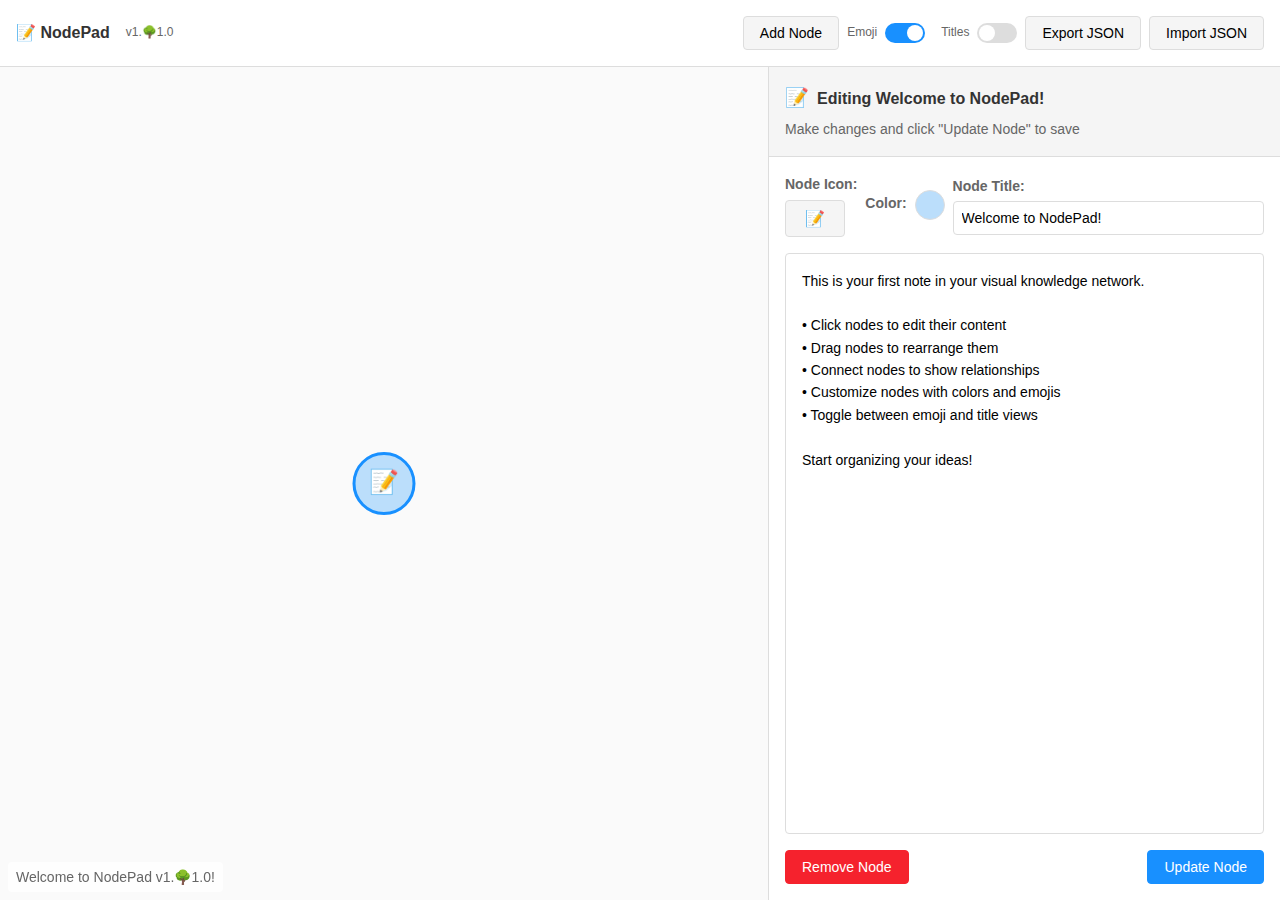
<file: toolshed/network-notepad/nodepad.html>
<!DOCTYPE html>
<html lang="en">
<head>
    <meta charset="UTF-8">
    <meta name="viewport" content="width=device-width, initial-scale=1.0">
    <title>NodePad v1.🌳1.0</title>
    <!-- 
        NodePad v1.🌳1.0: Visual Knowledge Network
        
        Version History:
        v0.0.1 - Initial implementation with popup editor and basic node display
        v0.0.2 - Attempted to refactor with Node class architecture (contained bugs)
        v0.0.3 - Fixed edge rendering bug and simplified architecture
        v0.0.4 - Restructured code with proper DocTrellis versioning and modularized components
        v0.0.5 - Fixed node interaction bug with dragging different nodes
        v0.0.6 - Implemented template-based node rendering system
        v0.0.7 - Added ability to edit node names
        v0.1.0 - First minor version with stable core features and cleaned documentation
        v1.0.0 - Complete constructivist rewrite with knot-compacted architecture
        v1.🪴1.0 - Simplified circular nodes with emoji identifiers and hover information
        v1.🌿1.1 - Enhanced node display with emoji/title toggle and fixed emoji picker width
        v1.🌳1.0 - Stable release with independent emoji/title controls, node coloring, smart positioning,
                 node removal, and JSON import functionality
        
        DocTrellis Feature Status:
        🌳 Core Architecture - Tree - Constructivist template system with metadata-driven design
        🌳 Node Management - Tree - Create, select, edit, remove, and drag nodes
        🌿 Edge Connections - Herb - Connections between nodes
        🌳 Network View - Tree - Canvas-based visualization with independent emoji/title display options
        🌿 Node Customization - Herb - Colors and emoji selection for visual organization
        🌱 Import/Export - Seedling - JSON export and import functionality
        
        Leaf Pile (Pruned Features):
        🍂 CSV Export - Removed to simplify data handling
        🍂 Source Explorer - Browser-based source code exploration using emoji markers
        🍂 Custom node styles - Multiple visual presentation options for node content
        🍂 Static Tooltips - Replaced with more contextual information displays
        🍂 Fixed Node Sizing - Replaced with dynamic sizing based on content and display mode
    -->
    <style>
        /* Base Variables - Single Source of Truth */
        :root {
            /* Color Palette */
            --color-bg: #fafafa;
            --color-surface: #ffffff;
            --color-surface-alt: #f5f5f5;
            --color-border: #dddddd;
            --color-text: #333333;
            --color-text-muted: #666666;
            --color-primary: #1890ff;
            --color-primary-dark: #096dd9;
            --color-primary-light: #e6f7ff;
            --color-success: #52c41a;
            --color-warning: #faad14;
            --color-error: #f5222d;
            
            /* Spacing System */
            --space-unit: 8px;
            --space-xs: calc(var(--space-unit) * 0.5);  /* 4px */
            --space-sm: var(--space-unit);              /* 8px */
            --space-md: calc(var(--space-unit) * 2);    /* 16px */
            --space-lg: calc(var(--space-unit) * 3);    /* 24px */
            --space-xl: calc(var(--space-unit) * 4);    /* 32px */
            
            /* Typography */
            --font-family: Arial, sans-serif;
            --font-size-base: 14px;
            --font-size-sm: 12px;
            --font-size-lg: 16px;
            --font-weight-normal: 400;
            --font-weight-bold: 600;
            --line-height: 1.6;
            
            /* Layout */
            --border-radius-sm: 4px;
            --border-radius-md: 6px;
            --border-radius-lg: 8px;
            --shadow: 0 2px 8px rgba(0, 0, 0, 0.1);
            
            /* Transitions */
            --transition-fast: 0.2s ease;
            --transition-normal: 0.3s ease;
            
            /* Node dimensions */
            --node-size: 60px;
            --node-emoji-size: 24px;
            
            /* Animation */
            --animation-duration: 300ms;
            --animation-easing: cubic-bezier(0.4, 0, 0.2, 1);
        }
        
        /* Reset and Base Styles */
        * {
            box-sizing: border-box;
            margin: 0;
            padding: 0;
        }
        
        body {
            font-family: var(--font-family);
            font-size: var(--font-size-base);
            line-height: var(--line-height);
            color: var(--color-text);
            background-color: var(--color-bg);
            margin: 0;
            padding: 0;
            display: flex;
            flex-direction: column;
            height: 100vh;
            overflow: hidden;
        }
        
        /* Application Layout */
        .header {
            background-color: var(--color-surface);
            padding: var(--space-md);
            border-bottom: 1px solid var(--color-border);
            display: flex;
            justify-content: space-between;
            align-items: center;
        }
        
        .title {
            margin: 0;
            font-size: var(--font-size-lg);
            font-weight: var(--font-weight-bold);
            display: flex;
            align-items: center;
            gap: var(--space-sm);
        }
        
        .version {
            font-size: var(--font-size-sm);
            color: var(--color-text-muted);
            font-weight: var(--font-weight-normal);
            margin-left: var(--space-sm);
        }
        
        .main-container {
            display: flex;
            flex: 1;
            overflow: hidden;
        }
        
        .canvas-container {
            flex: 1;
            position: relative;
            overflow: hidden;
            background-color: var(--color-bg);
        }
        
        #network-canvas {
            width: 100%;
            height: 100%;
            display: block;
        }
        
        .editor-container {
            width: 40%;
            display: flex;
            flex-direction: column;
            background-color: var(--color-surface);
            border-left: 1px solid var(--color-border);
            overflow: hidden;
        }
        
        /* Controls */
        .controls {
            display: flex;
            gap: var(--space-sm);
            flex-wrap: wrap;
        }
        
        button {
            padding: var(--space-sm) var(--space-md);
            background-color: var(--color-surface-alt);
            border: 1px solid var(--color-border);
            border-radius: var(--border-radius-sm);
            cursor: pointer;
            font-size: var(--font-size-base);
            transition: background-color var(--transition-fast);
            white-space: nowrap;
        }
        
        button:hover {
            background-color: var(--color-border);
        }
        
        button:active {
            background-color: var(--color-border);
        }
        
        button.primary {
            background-color: var(--color-primary);
            color: white;
            border-color: var(--color-primary);
        }
        
        button.primary:hover {
            background-color: var(--color-primary-dark);
        }
        
        button.danger {
            background-color: var(--color-error);
            color: white;
            border-color: var(--color-error);
        }
        
        button.danger:hover {
            background-color: #d9363e;
        }
        
        /* Editor Styles */
        .editor-header {
            padding: var(--space-md);
            border-bottom: 1px solid var(--color-border);
            background-color: var(--color-surface-alt);
        }
        
        .editor-title {
            margin: 0 0 var(--space-xs) 0;
            font-size: var(--font-size-lg);
            font-weight: var(--font-weight-bold);
            display: flex;
            align-items: center;
            gap: var(--space-sm);
        }
        
        .node-emoji {
            font-size: 1.2em;
        }

        .unused-class {
            font-size: 1em;
        }
        
        .editor-subtitle {
            color: var(--color-text-muted);
            font-size: var(--font-size-base);
            margin: 0;
        }
        
        .editor-content {
            flex: 1;
            padding: var(--space-md);
            display: flex;
            flex-direction: column;
            overflow: hidden;
        }
        
        .editor-placeholder {
            flex: 1;
            display: flex;
            align-items: center;
            justify-content: center;
            color: var(--color-text-muted);
            font-style: italic;
            text-align: center;
            padding: var(--space-lg);
        }
        
        .name-label {
            display: block;
            margin-bottom: var(--space-xs);
            font-weight: var(--font-weight-bold);
            color: var(--color-text-muted);
        }
        
        .emoji-input-container {
            display: flex;
            align-items: center;
            gap: var(--space-sm);
            margin-bottom: var(--space-md);
        }
        
        .emoji-label, .color-label {
            display: block;
            margin-bottom: var(--space-xs);
            font-weight: var(--font-weight-bold);
            color: var(--color-text-muted);
        }
        
        #node-emoji-select {
            padding: var(--space-sm);
            border: 1px solid var(--color-border);
            border-radius: var(--border-radius-sm);
            font-size: var(--font-size-lg);
            min-width: 60px;
            cursor: pointer;
        }
        
        #node-name {
            width: 100%;
            padding: var(--space-sm);
            border: 1px solid var(--color-border);
            border-radius: var(--border-radius-sm);
            font-family: inherit;
            font-size: var(--font-size-base);
            transition: border-color var(--transition-fast);
        }
        
        #node-name:focus {
            border-color: var(--color-primary);
            outline: none;
            box-shadow: 0 0 0 2px rgba(24, 144, 255, 0.2);
        }
        
        #node-content {
            flex: 1;
            padding: var(--space-md);
            border: 1px solid var(--color-border);
            border-radius: var(--border-radius-sm);
            font-family: inherit;
            font-size: var(--font-size-base);
            line-height: var(--line-height);
            resize: none;
            margin-bottom: var(--space-md);
        }
        
        #node-content:focus {
            border-color: var(--color-primary);
            outline: none;
            box-shadow: 0 0 0 2px rgba(24, 144, 255, 0.2);
        }
        
        .editor-actions {
            display: flex;
            justify-content: space-between;
            align-items: center;
        }
        
        /* Node tooltip */
        .node-tooltip {
            position: absolute;
            background-color: rgba(0, 0, 0, 0.8);
            color: white;
            padding: var(--space-xs) var(--space-sm);
            border-radius: var(--border-radius-sm);
            font-size: var(--font-size-sm);
            pointer-events: none;
            z-index: 10;
            opacity: 0;
            transition: opacity var(--transition-fast);
            max-width: 200px;
            text-align: center;
            white-space: nowrap;
            overflow: hidden;
            text-overflow: ellipsis;
        }
        
        /* Status Indicator */
        .status {
            position: absolute;
            bottom: var(--space-sm);
            left: var(--space-sm);
            background: rgba(255, 255, 255, 0.8);
            padding: var(--space-xs) var(--space-sm);
            border-radius: var(--border-radius-sm);
            font-size: var(--font-size-base);
            color: var(--color-text-muted);
        }

        /* Emoji picker dialog */
        .emoji-picker {
            position: absolute;
            background-color: var(--color-surface);
            border: 1px solid var(--color-border);
            border-radius: var(--border-radius-md);
            box-shadow: var(--shadow);
            padding: var(--space-md);
            z-index: 100;
            /* Dynamic width will be calculated in JS */
            display: none;
        }
        
        .emoji-picker.active {
            display: block;
        }
        
        .emoji-grid {
            display: grid;
            grid-template-columns: repeat(8, 1fr);
            gap: var(--space-sm);
            margin-top: var(--space-sm);
        }
        
        .emoji-item {
            display: flex;
            align-items: center;
            justify-content: center;
            width: 30px;
            height: 30px;
            font-size: 18px;
            cursor: pointer;
            border-radius: var(--border-radius-sm);
        }
        
        .emoji-item:hover {
            background-color: var(--color-surface-alt);
        }
        
        /* Color picker styles */
        .color-picker {
            position: absolute;
            background-color: var(--color-surface);
            border: 1px solid var(--color-border);
            border-radius: var(--border-radius-md);
            box-shadow: var(--shadow);
            padding: var(--space-md);
            z-index: 100;
            display: none;
            width: 280px;
        }
        
        .color-picker.active {
            display: block;
        }
        
        .color-grid {
            display: grid;
            grid-template-columns: repeat(5, 1fr);
            gap: var(--space-sm);
            margin-top: var(--space-sm);
            margin-bottom: var(--space-sm);
        }
        
        .color-item {
            width: 30px;
            height: 30px;
            border-radius: 50%;
            cursor: pointer;
            border: 1px solid var(--color-border);
            transition: transform var(--transition-fast);
        }
        
        .color-item:hover {
            transform: scale(1.1);
        }
        
        .color-item.active {
            border: 2px solid var(--color-primary);
        }
        
        .custom-color-container {
            display: flex;
            align-items: center;
            gap: var(--space-sm);
            margin-top: var(--space-md);
        }
        
        #custom-color {
            padding: 0;
            border: 1px solid var(--color-border);
            border-radius: var(--border-radius-sm);
            width: 30px;
            height: 30px;
            cursor: pointer;
        }
        
        /* Display mode toggles */
        .display-toggles {
            display: flex;
            gap: var(--space-md);
            align-items: center;
        }
        
        .toggle-container {
            display: flex;
            align-items: center;
            gap: var(--space-sm);
        }
        
        .toggle-switch {
            position: relative;
            display: inline-block;
            width: 40px;
            height: 20px;
        }
        
        .toggle-switch input {
            opacity: 0;
            width: 0;
            height: 0;
        }
        
        .toggle-slider {
            position: absolute;
            cursor: pointer;
            top: 0;
            left: 0;
            right: 0;
            bottom: 0;
            background-color: var(--color-border);
            border-radius: 10px;
            transition: var(--transition-fast);
        }
        
        .toggle-slider:before {
            position: absolute;
            content: "";
            height: 16px;
            width: 16px;
            left: 2px;
            bottom: 2px;
            background-color: white;
            border-radius: 50%;
            transition: var(--transition-fast);
        }
        
        input:checked + .toggle-slider {
            background-color: var(--color-primary);
        }
        
        input:checked + .toggle-slider:before {
            transform: translateX(20px);
        }
        
        .toggle-label {
            font-size: var(--font-size-sm);
            color: var(--color-text-muted);
        }
        
        /* Node color selector */
        .color-select-container {
            display: flex;
            align-items: center;
            gap: var(--space-sm);
        }
        
        #node-color-select {
            width: 30px;
            height: 30px;
            border-radius: 50%;
            border: 1px solid var(--color-border);
            cursor: pointer;
        }
        
        /* File import styles */
        .file-input {
            display: none;
        }
        
        /* Responsive styles */
        @media (max-width: 768px) {
            .main-container {
                flex-direction: column;
            }
            
            .editor-container {
                width: 100%;
                height: 40%;
                border-left: none;
                border-top: 1px solid var(--color-border);
            }
            
            .controls {
                flex-wrap: wrap;
            }
        }
        
        /* Node removal confirmation modal */
        .modal-backdrop {
            position: fixed;
            top: 0;
            left: 0;
            right: 0;
            bottom: 0;
            background-color: rgba(0, 0, 0, 0.5);
            display: flex;
            justify-content: center;
            align-items: center;
            z-index: 1000;
            opacity: 0;
            visibility: hidden;
            transition: opacity var(--transition-normal);
        }
        
        .modal-backdrop.active {
            opacity: 1;
            visibility: visible;
        }
        
        .modal {
            background-color: var(--color-surface);
            border-radius: var(--border-radius-md);
            box-shadow: var(--shadow);
            width: 400px;
            max-width: 90%;
            transform: translateY(-20px);
            transition: transform var(--transition-normal);
        }
        
        .modal-backdrop.active .modal {
            transform: translateY(0);
        }
        
        .modal-header {
            padding: var(--space-md);
            border-bottom: 1px solid var(--color-border);
        }
        
        .modal-title {
            margin: 0;
            font-size: var(--font-size-lg);
            color: var(--color-error);
        }
        
        .modal-body {
            padding: var(--space-md);
        }
        
        .modal-footer {
            padding: var(--space-md);
            border-top: 1px solid var(--color-border);
            display: flex;
            justify-content: flex-end;
            gap: var(--space-md);
        }
    </style>
</head>
<body>
    <div class="header">
        <h1 class="title">📝 NodePad <span class="version">v1.🌳1.0</span></h1>
        <div class="controls">
            <button id="add-node-btn">Add Node</button>
            <div class="display-toggles">
                <div class="toggle-container">
                    <span class="toggle-label">Emoji</span>
                    <label class="toggle-switch">
                        <input type="checkbox" id="emoji-toggle" checked>
                        <span class="toggle-slider"></span>
                    </label>
                </div>
                <div class="toggle-container">
                    <span class="toggle-label">Titles</span>
                    <label class="toggle-switch">
                        <input type="checkbox" id="title-toggle">
                        <span class="toggle-slider"></span>
                    </label>
                </div>
            </div>
            <button id="export-json-btn">Export JSON</button>
            <button id="import-json-btn">Import JSON</button>
            <input type="file" id="import-file" class="file-input" accept=".json">
        </div>
    </div>
    
    <div class="main-container">
        <!-- Network View (Left Side) -->
        <div class="canvas-container">
            <canvas id="network-canvas"></canvas>
            <div class="node-tooltip" id="node-tooltip"></div>
            <div class="status" id="status">Ready</div>
        </div>
        
        <!-- Node Editor (Right Side) -->
        <div class="editor-container">
            <div class="editor-header">
                <h2 class="editor-title" id="editor-title">Node Editor</h2>
                <p class="editor-subtitle" id="editor-subtitle">Select a node to edit its content</p>
            </div>
            
            <div class="editor-content" id="editor-content">
                <div class="editor-placeholder" id="editor-placeholder">
                    Click on a node in the network view to edit its content
                </div>
                
                <div class="emoji-input-container">
                    <div>
                        <label class="emoji-label" for="node-emoji-select">Node Icon:</label>
                        <button id="node-emoji-select">🌱</button>
                    </div>
                    <div class="color-select-container">
                        <label class="color-label" for="node-color-select">Color:</label>
                        <div id="node-color-select" style="background-color: #ffffff;"></div>
                    </div>
                    <div style="flex: 1;">
                        <label class="name-label" for="node-name">Node Title:</label>
                        <input type="text" id="node-name" placeholder="Enter a title for this node">
                    </div>
                </div>
                
                <textarea id="node-content" placeholder="Enter your notes here..."></textarea>
                
                <div class="editor-actions">
                    <button id="remove-node-btn" class="danger">Remove Node</button>
                    <button id="update-node-btn" class="primary">Update Node</button>
                </div>
            </div>
        </div>
    </div>
    
    <!-- Emoji Picker Dialog -->
    <div class="emoji-picker" id="emoji-picker">
        <h3>Select an Emoji</h3>
        <div class="emoji-grid" id="emoji-grid"></div>
    </div>
    
    <!-- Color Picker Dialog -->
    <div class="color-picker" id="color-picker">
        <h3>Select a Color</h3>
        <div class="color-grid" id="color-grid"></div>
        <div class="custom-color-container">
            <label for="custom-color">Custom color:</label>
            <input type="color" id="custom-color" value="#ffffff">
        </div>
    </div>
    
    <!-- Confirmation Modal for Node Removal -->
    <div class="modal-backdrop" id="remove-confirmation-modal">
        <div class="modal">
            <div class="modal-header">
                <h3 class="modal-title">Remove Node?</h3>
            </div>
            <div class="modal-body">
                <p>Are you sure you want to remove this node and all its connections? This action cannot be undone.</p>
            </div>
            <div class="modal-footer">
                <button id="cancel-remove-btn">Cancel</button>
                <button id="confirm-remove-btn" class="danger">Remove</button>
            </div>
        </div>
    </div>

    <script>
        /**
         * NodePad v1.🌳1.0: Visual Knowledge Network
         * 
         * A nonlinear note-taking application that represents ideas as 
         * interconnected nodes in a visual network, making it easier to
         * organize complex thoughts and relationships.
         * 
         * @version 1.🌳1.0
         */
        
        document.addEventListener('DOMContentLoaded', function() {
            // =====================================================================
            // META-SYSTEM: Application Metadata and Configuration
            // =====================================================================

            /**
             * META: Application knowledge system
             * 
             * Centralized configuration that serves as a single source of truth
             * for all application parameters.
             * 
             * @version 1.🌳1.0 - Enhanced with independent display controls and color options
             */
            const META = {
                /** Application version information */
                version: {
                    number: '1.🌳1.0',
                    name: 'Visual Knowledge Network',
                    date: '2025-03-31'
                },
                
                /** Debug configuration */
                debug: {
                    enabled: true,
                    prefix: 'NodePad',
                    levels: {
                        info: 'ℹ️',
                        warn: '⚠️',
                        error: '❌',
                        success: '✅'
                    }
                },
                
                /** Node configuration */
                node: {
                    defaults: {
                        size: 60,
                        emoji: '🌱',
                        content: '',
                        color: '#ffffff' // Default white background
                    },
                    selected: {
                        outlineWidth: 3,
                        outlineColor: '#1890ff'
                    },
                    dragThreshold: 5,  // Pixels of movement needed to start dragging
                    
                    // Display configuration with independent controls
                    display: {
                        emojiVisible: true,
                        titleVisible: false,
                        transition: {
                            duration: 300, // ms
                            easing: 'cubic-bezier(0.4, 0, 0.2, 1)'
                        },
                        title: {
                            fontSize: 0.3, // proportion of node size
                            minWidth: 1.0, // proportion of node size
                            padding: 0.25 // proportion of node size
                        },
                        emoji: {
                            size: 0.4 // proportion of node size
                        }
                    },
                    
                    // Positioning logic
                    positioning: {
                        // Horizontal spacing (for compact emoji view)
                        horizontalOffset: 2, // multiplier of node size
                        // Vertical spacing (for expanded title view)
                        verticalOffset: 1.5, // multiplier of node size
                    },
                    
                    // Color options
                    colors: [
                        '#ffffff', // White (default)
                        '#f0f4c3', // Light yellow
                        '#c8e6c9', // Light green
                        '#bbdefb', // Light blue
                        '#d1c4e9', // Light purple
                        '#ffccbc', // Light orange
                        '#ffcdd2', // Light red
                        '#e1bee7', // Light pink
                        '#b2dfdb', // Light teal
                        '#f5f5f5'  // Light gray
                    ]
                },
                
                /** Edge configuration */
                edge: {
                    style: {
                        color: '#d9d9d9',
                        width: 1,
                        selectedColor: '#1890ff',
                        selectedWidth: 2
                    }
                },
                
                /** Export/Import configuration */
                dataTransfer: {
                    formats: {
                        json: {
                            extension: 'json',
                            contentType: 'application/json',
                            filename: 'nodepad-network.json'
                        }
                    }
                },
                
                /** Emoji picker configuration */
                emojiPicker: {
                    emojis: [
                        '🌱', '🌿', '🌳', '🍂', '🔮', '📝', '💡', '🔍', 
                        '📊', '📈', '📉', '📌', '🔖', '📚', '🗂️', '📋',
                        '✅', '❌', '⚠️', '❓', '❗', '💬', '🗨️', '🔄',
                        '🧩', '⚙️', '🔧', '🔨', '⏱️', '📅', '🧠', '❤️'
                    ],
                    columns: 8, // Number of columns in the grid
                    itemSize: 30, // Size of each emoji item in pixels
                    padding: 16 // Padding inside the container in pixels
                },
                
                /** Animation configuration */
                animation: {
                    duration: 300, // ms
                    easing: 'cubic-bezier(0.4, 0, 0.2, 1)'
                },
                
                /** Templates for static text */
                templates: {
                    welcome: {
                        emoji: '📝',
                        name: 'Welcome to NodePad!',
                        content: 'This is your first note in your visual knowledge network.\n\n• Click nodes to edit their content\n• Drag nodes to rearrange them\n• Connect nodes to show relationships\n• Customize nodes with colors and emojis\n• Toggle between emoji and title views\n\nStart organizing your ideas!',
                        color: '#bbdefb' // Light blue for welcome node
                    },
                    status: {
                        ready: 'Ready',
                        selected: nodeName => `Selected: ${nodeName}`,
                        created: nodeName => `Created: ${nodeName}`,
                        updated: nodeName => `Updated: ${nodeName}`,
                        removed: nodeName => `Removed: ${nodeName}`,
                        exported: format => `Exported ${format} file`,
                        imported: fileInfo => `Imported ${fileInfo}`,
                        displayChanged: mode => `Display mode updated`
                    },
                    modals: {
                        removeNode: {
                            title: 'Remove Node?',
                            message: 'Are you sure you want to remove this node and all its connections? This action cannot be undone.',
                            cancel: 'Cancel',
                            confirm: 'Remove'
                        }
                    }
                }
            };
            
            // =====================================================================
            // TEMPLATES: Reusable Object Factories
            // =====================================================================

            /**
             * Templates: Object factory system
             * 
             * Provides consistent patterns for creating application objects
             * like nodes and edges.
             * 
             * @version 1.🌳1.0 - Enhanced with color support for nodes
             */
            const Templates = {
                /**
                 * Creates a new node with specified properties
                 * @param {Object} props - Properties to override defaults
                 * @returns {Object} A new node object
                 */
                createNode: function(props = {}) {
                    const id = props.id || `node-${State.counters.nextNodeId++}`;
                    
                    return {
                        id: id,
                        emoji: props.emoji || META.node.defaults.emoji,
                        name: props.name || '',
                        content: props.content || META.node.defaults.content,
                        color: props.color || META.node.defaults.color,
                        x: props.x || 0,
                        y: props.y || 0,
                        size: props.size || META.node.defaults.size
                    };
                },
                
                /**
                 * Creates a new edge between two nodes
                 * @param {string} sourceId - ID of source node
                 * @param {string} targetId - ID of target node
                 * @returns {Object} A new edge object
                 */
                createEdge: function(sourceId, targetId) {
                    return {
                        id: `edge-${State.counters.nextEdgeId++}`,
                        sourceId: sourceId,
                        targetId: targetId
                    };
                }
            };
            
            // =====================================================================
            // STATE: Global Application State
            // =====================================================================

            /**
             * State: Global application state management
             * 
             * Centralizes all application data and state management functions.
             * 
             * @version 1.🌳1.0 - Enhanced with independent display controls, node removal, and import/export
             */
            const State = {
                /** Graph data containing nodes and edges */
                graph: {
                    nodes: [],
                    edges: []
                },
                
                /** UI state information */
                ui: {
                    selectedNode: null,
                    isDragging: false,
                    draggedNode: null,
                    dragStartX: 0,
                    dragStartY: 0,
                    dragOffsetX: 0,
                    dragOffsetY: 0,
                    hoveredNode: null,
                    
                    // New display state with independent controls
                    display: {
                        showEmoji: META.node.display.emojiVisible,
                        showTitle: META.node.display.titleVisible,
                        isTransitioning: false,
                        transitionStartTime: 0,
                        animationId: null
                    }
                },
                
                /** Global counters */
                counters: {
                    nextNodeId: 1,
                    nextEdgeId: 1
                },
                
                /**
                 * Selects a node and updates UI accordingly
                 * @param {Object|null} node - Node to select or null to deselect
                 */
                selectNode: function(node) {
                    this.ui.selectedNode = node;
                    UI.updateEditor(node);
                    Renderer.draw();
                    
                    if (node) {
                        UI.updateStatus(META.templates.status.selected(node.name || 'Untitled Node'));
                    } else {
                        UI.updateStatus(META.templates.status.ready);
                    }
                },
                
                /**
                 * Adds a new node to the graph
                 * @param {Object} nodeProps - Properties for the new node
                 * @returns {Object} The created node
                 */
                addNode: function(nodeProps) {
                    const node = Templates.createNode(nodeProps);
                    this.graph.nodes.push(node);
                    return node;
                },
                
                /**
                 * Removes a node and all its connected edges
                 * @param {string} nodeId - ID of node to remove
                 * @returns {boolean} Success status
                 */
                removeNode: function(nodeId) {
                    // Find the node
                    const nodeIndex = this.graph.nodes.findIndex(n => n.id === nodeId);
                    if (nodeIndex === -1) return false;
                    
                    // Get node name for status update
                    const nodeName = this.graph.nodes[nodeIndex].name || 'Untitled Node';
                    
                    // Remove all connected edges
                    this.graph.edges = this.graph.edges.filter(edge => 
                        edge.sourceId !== nodeId && edge.targetId !== nodeId
                    );
                    
                    // Remove the node
                    this.graph.nodes.splice(nodeIndex, 1);
                    
                    // Update selection if removed node was selected
                    if (this.ui.selectedNode && this.ui.selectedNode.id === nodeId) {
                        this.selectNode(null);
                    }
                    
                    // Update display
                    Renderer.draw();
                    
                    // Update status
                    UI.updateStatus(META.templates.status.removed(nodeName));
                    
                    return true;
                },
                
                /**
                 * Connects two nodes with an edge
                 * @param {string} sourceId - ID of source node
                 * @param {string} targetId - ID of target node
                 * @returns {Object} The created edge
                 */
                addEdge: function(sourceId, targetId) {
                    const edge = Templates.createEdge(sourceId, targetId);
                    this.graph.edges.push(edge);
                    return edge;
                },
                
                /**
                 * Finds a node at the specified coordinates
                 * @param {number} x - X coordinate
                 * @param {number} y - Y coordinate
                 * @returns {Object|null} Node at coordinates or null if none found
                 */
                findNodeAt: function(x, y) {
                    // Search from front to back (later nodes appear on top)
                    for (let i = this.graph.nodes.length - 1; i >= 0; i--) {
                        const node = this.graph.nodes[i];
                        
                        // Calculate node dimensions based on display mode
                        const dimensions = this.calculateNodeDimensions(node);
                        
                        // Simple rectangle collision check
                        if (x >= dimensions.left && x <= dimensions.right && 
                            y >= dimensions.top && y <= dimensions.bottom) {
                            // Additional check for rounded corners
                            const radius = dimensions.height / 2;
                            
                            // Check if in corner regions
                            if (dimensions.isRounded) {
                                // Check corners for rectangular nodes
                                if (x < dimensions.left + radius && y < dimensions.top + radius) {
                                    // Top-left corner
                                    const cornerX = dimensions.left + radius;
                                    const cornerY = dimensions.top + radius;
                                    const dx = x - cornerX;
                                    const dy = y - cornerY;
                                    if (Math.sqrt(dx * dx + dy * dy) > radius) continue;
                                }
                                else if (x > dimensions.right - radius && y < dimensions.top + radius) {
                                    // Top-right corner
                                    const cornerX = dimensions.right - radius;
                                    const cornerY = dimensions.top + radius;
                                    const dx = x - cornerX;
                                    const dy = y - cornerY;
                                    if (Math.sqrt(dx * dx + dy * dy) > radius) continue;
                                }
                                else if (x < dimensions.left + radius && y > dimensions.bottom - radius) {
                                    // Bottom-left corner
                                    const cornerX = dimensions.left + radius;
                                    const cornerY = dimensions.bottom - radius;
                                    const dx = x - cornerX;
                                    const dy = y - cornerY;
                                    if (Math.sqrt(dx * dx + dy * dy) > radius) continue;
                                }
                                else if (x > dimensions.right - radius && y > dimensions.bottom - radius) {
                                    // Bottom-right corner
                                    const cornerX = dimensions.right - radius;
                                    const cornerY = dimensions.bottom - radius;
                                    const dx = x - cornerX;
                                    const dy = y - cornerY;
                                    if (Math.sqrt(dx * dx + dy * dy) > radius) continue;
                                }
                            } else if (dimensions.isCircular) {
                                // Calculate distance from center for circular nodes
                                const centerX = (dimensions.left + dimensions.right) / 2;
                                const centerY = (dimensions.top + dimensions.bottom) / 2;
                                const dx = x - centerX;
                                const dy = y - centerY;
                                const distance = Math.sqrt(dx * dx + dy * dy);
                                if (distance > radius) continue;
                            }
                            
                            return node;
                        }
                    }
                    return null;
                },
                
                /**
                 * Calculate node dimensions based on display mode
                 * @param {Object} node - Node to calculate dimensions for
                 * @returns {Object} Node dimension information including bounds and shape
                 */
                calculateNodeDimensions: function(node) {
                    const centerX = node.x + node.size / 2;
                    const centerY = node.y + node.size / 2;
                    
                    // Calculate based on current display mode
                    const showEmoji = this.ui.display.showEmoji;
                    const showTitle = this.ui.display.showTitle;
                    
                    // Both emoji and title
                    if (showEmoji && showTitle) {
                        // Measure text
                        const canvas = DOM.canvas;
                        const ctx = DOM.ctx;
                        const fontSize = node.size * META.node.display.title.fontSize;
                        ctx.font = `${fontSize}px ${window.getComputedStyle(document.body).fontFamily}`;
                        const textWidth = ctx.measureText(node.name || 'Untitled').width;
                        
                        // Calculate dimensions
                        const padding = node.size * META.node.display.title.padding;
                        const minWidth = node.size;
                        const width = Math.max(minWidth, textWidth + padding * 2);
                        const height = node.size;
                        
                        // Calculate bounds
                        return {
                            left: centerX - width / 2,
                            right: centerX + width / 2,
                            top: centerY - height / 2,
                            bottom: centerY + height / 2,
                            width: width,
                            height: height,
                            isRounded: true,
                            isCircular: false
                        };
                    } 
                    // Only emoji
                    else if (showEmoji && !showTitle) {
                        // Circular node
                        const radius = node.size / 2;
                        return {
                            left: centerX - radius,
                            right: centerX + radius,
                            top: centerY - radius,
                            bottom: centerY + radius,
                            width: node.size,
                            height: node.size,
                            isRounded: false,
                            isCircular: true
                        };
                    }
                    // Only title
                    else if (!showEmoji && showTitle) {
                        // Text-only node
                        const canvas = DOM.canvas;
                        const ctx = DOM.ctx;
                        const fontSize = node.size * META.node.display.title.fontSize;
                        ctx.font = `${fontSize}px ${window.getComputedStyle(document.body).fontFamily}`;
                        const textWidth = ctx.measureText(node.name || 'Untitled').width;
                        
                        // Calculate dimensions
                        const padding = node.size * META.node.display.title.padding;
                        const minWidth = node.size * 0.8; // Slightly smaller than emoji node
                        const width = Math.max(minWidth, textWidth + padding * 2);
                        const height = node.size * 0.7; // Smaller height for text-only
                        
                        // Calculate bounds
                        return {
                            left: centerX - width / 2,
                            right: centerX + width / 2,
                            top: centerY - height / 2,
                            bottom: centerY + height / 2,
                            width: width,
                            height: height,
                            isRounded: true,
                            isCircular: false
                        };
                    }
                    // Default: minimal node (fallback if both disabled)
                    else {
                        // Small dot node
                        const smallRadius = node.size / 3;
                        return {
                            left: centerX - smallRadius,
                            right: centerX + smallRadius,
                            top: centerY - smallRadius,
                            bottom: centerY + smallRadius,
                            width: smallRadius * 2,
                            height: smallRadius * 2,
                            isRounded: false,
                            isCircular: true
                        };
                    }
                },
                
                /**
                 * Updates node properties
                 * @param {string} nodeId - ID of node to update
                 * @param {Object} changes - Properties to update
                 */
                updateNode: function(nodeId, changes) {
                    const node = this.graph.nodes.find(n => n.id === nodeId);
                    if (!node) return;
                    
                    // Apply changes
                    Object.assign(node, changes);
                    Renderer.draw();
                    UI.updateStatus(META.templates.status.updated(node.name || 'Untitled Node'));
                },
                
                /**
                 * Toggles emoji display
                 * @param {boolean} visible - Whether emoji should be visible
                 */
                toggleEmojiDisplay: function(visible) {
                    if (this.ui.display.showEmoji === visible) return;
                    
                    this.ui.display.showEmoji = visible;
                    
                    // Check that at least one display mode is enabled
                    if (!this.ui.display.showEmoji && !this.ui.display.showTitle) {
                        // Enable title mode if trying to hide both
                        this.ui.display.showTitle = true;
                        UI.updateDisplayToggles();
                    }
                    
                    // Start transition animation
                    this.startDisplayTransition();
                    
                    UI.updateStatus(META.templates.status.displayChanged('emoji: ' + visible));
                },
                
                /**
                 * Toggles title display
                 * @param {boolean} visible - Whether titles should be visible
                 */
                toggleTitleDisplay: function(visible) {
                    if (this.ui.display.showTitle === visible) return;
                    
                    this.ui.display.showTitle = visible;
                    
                    // Check that at least one display mode is enabled
                    if (!this.ui.display.showEmoji && !this.ui.display.showTitle) {
                        // Enable emoji mode if trying to hide both
                        this.ui.display.showEmoji = true;
                        UI.updateDisplayToggles();
                    }
                    
                    // Start transition animation
                    this.startDisplayTransition();
                    
                    UI.updateStatus(META.templates.status.displayChanged('title: ' + visible));
                },
                
                /**
                 * Starts display transition animation
                 */
                startDisplayTransition: function() {
                    // Set up animation state
                    this.ui.display.isTransitioning = true;
                    this.ui.display.transitionStartTime = performance.now();
                    
                    // Start animation if not already running
                    if (!this.ui.display.animationId) {
                        this.ui.display.animationId = requestAnimationFrame(() => this.animateDisplayTransition());
                    }
                },
                
                /**
                 * Animate transition between display modes
                 */
                animateDisplayTransition: function() {
                    const now = performance.now();
                    const elapsed = now - this.ui.display.transitionStartTime;
                    const progress = Math.min(elapsed / META.animation.duration, 1);
                    
                    // Use easing function for smoother animation
                    const easedProgress = this.easeInOutCubic(progress);
                    
                    // Draw current frame with transition progress
                    Renderer.draw(easedProgress);
                    
                    if (progress < 1) {
                        // Continue animation
                        this.ui.display.animationId = requestAnimationFrame(() => this.animateDisplayTransition());
                    } else {
                        // End transition
                        this.ui.display.isTransitioning = false;
                        this.ui.display.animationId = null;
                        Renderer.draw(); // Final frame
                    }
                },
                
                /**
                 * Easing function for smooth transitions
                 * @param {number} t - Progress from 0 to 1
                 * @returns {number} Eased value
                 */
                easeInOutCubic: function(t) {
                    return t < 0.5
                        ? 4 * t * t * t
                        : 1 - Math.pow(-2 * t + 2, 3) / 2;
                },
                
                /**
                 * Exports graph data to JSON
                 */
                exportData: function() {
                    TransferManager.exportJson();
                },
                
                /**
                 * Imports graph data from JSON
                 * @param {File} file - JSON file to import
                 */
                importData: function(file) {
                    TransferManager.importJson(file);
                },
                
                /**
                 * Resets the application state
                 * @param {Object} newData - Optional new data to initialize with
                 */
                reset: function(newData = null) {
                    // Clear current state
                    this.graph.nodes = [];
                    this.graph.edges = [];
                    this.selectNode(null);
                    
                    // Initialize with new data if provided
                    if (newData) {
                        // Reset counters
                        if (newData.nodes && newData.nodes.length > 0) {
                            // Find highest ID numbers and set counters accordingly
                            const nodeIds = newData.nodes
                                .map(n => parseInt(n.id.replace('node-', '')))
                                .filter(id => !isNaN(id));
                            
                            if (nodeIds.length > 0) {
                                this.counters.nextNodeId = Math.max(...nodeIds) + 1;
                            }
                        }
                        
                        if (newData.edges && newData.edges.length > 0) {
                            const edgeIds = newData.edges
                                .map(e => parseInt(e.id.replace('edge-', '')))
                                .filter(id => !isNaN(id));
                            
                            if (edgeIds.length > 0) {
                                this.counters.nextEdgeId = Math.max(...edgeIds) + 1;
                            }
                        }
                        
                        // Copy nodes and edges
                        if (newData.nodes) {
                            // Ensure all nodes have required properties
                            this.graph.nodes = newData.nodes.map(node => {
                                // Apply defaults for missing properties
                                return {
                                    id: node.id,
                                    emoji: node.emoji || META.node.defaults.emoji,
                                    name: node.name || '',
                                    content: node.content || '',
                                    color: node.color || META.node.defaults.color,
                                    x: node.x || 0,
                                    y: node.y || 0,
                                    size: node.size || META.node.defaults.size
                                };
                            });
                        }
                        
                        if (newData.edges) {
                            this.graph.edges = [...newData.edges];
                        }
                    }
                    
                    // Redraw
                    Renderer.draw();
                }
            };
            
            // =====================================================================
            // DOM: Interface to DOM Elements
            // =====================================================================

            /**
             * DOM: Centralized DOM access
             * 
             * Provides a single interface to all DOM elements used by the application.
             * 
             * @version 1.🌳1.0 - Enhanced with color picker and display toggles
             */
            const DOM = {
                /** Element references */
                elements: {},
                
                /** Canvas element and context */
                canvas: null,
                ctx: null,
                
                /**
                 * Initializes DOM references
                 * Gathers all necessary DOM elements into a single access point
                 */
                init: function() {
                    // Core elements
                    const ids = [
                        'network-canvas', 'add-node-btn', 'export-json-btn', 'import-json-btn',
                        'node-name', 'node-content', 'update-node-btn', 'remove-node-btn', 'editor-title',
                        'editor-subtitle', 'editor-placeholder', 'status', 'node-tooltip',
                        'node-emoji-select', 'emoji-picker', 'emoji-grid', 'emoji-toggle', 'title-toggle',
                        'node-color-select', 'color-picker', 'color-grid', 'custom-color',
                        'import-file', 'remove-confirmation-modal', 'cancel-remove-btn', 'confirm-remove-btn'
                    ];
                    
                    // Populate elements object
                    ids.forEach(id => {
                        this.elements[id] = document.getElementById(id);
                    });
                    
                    // Setup canvas and context
                    this.canvas = this.elements['network-canvas'];
                    this.ctx = this.canvas.getContext('2d');
                    
                    // Ensure canvas is properly sized
                    this.resizeCanvas();
                    
                    // Initialize pickers
                    this.initEmojiPicker();
                    this.initColorPicker();
                },
                
                /**
                 * Sets the canvas size to match its container
                 */
                resizeCanvas: function() {
                    const container = document.querySelector('.canvas-container');
                    this.canvas.width = container.offsetWidth;
                    this.canvas.height = container.offsetHeight;
                },
                
                /**
                 * Initialize emoji picker with available options
                 */
                initEmojiPicker: function() {
                    const grid = this.elements['emoji-grid'];
                    const picker = this.elements['emoji-picker'];
                    if (!grid || !picker) return;
                    
                    // Clear existing items
                    grid.innerHTML = '';
                    
                    // Add all emojis
                    META.emojiPicker.emojis.forEach(emoji => {
                        const item = document.createElement('div');
                        item.className = 'emoji-item';
                        item.textContent = emoji;
                        item.setAttribute('data-emoji', emoji);
                        item.addEventListener('click', () => {
                            if (State.ui.selectedNode) {
                                // Update the emoji select button
                                this.elements['node-emoji-select'].textContent = emoji;
                                
                                // Hide the picker
                                picker.classList.remove('active');
                            }
                        });
                        
                        grid.appendChild(item);
                    });
                    
                    // Calculate and set picker width dynamically
                    const columns = META.emojiPicker.columns;
                    const itemSize = META.emojiPicker.itemSize;
                    const gapSize = parseInt(getComputedStyle(document.documentElement).getPropertyValue('--space-sm'));
                    const paddingSize = META.emojiPicker.padding * 2;
                    
                    // Width = (columns * itemSize) + (gaps between items) + (padding on both sides)
                    const totalWidth = (columns * itemSize) + ((columns - 1) * gapSize) + paddingSize;
                    picker.style.width = `${totalWidth}px`;
                    
                    // Set up emoji select button
                    const emojiSelect = this.elements['node-emoji-select'];
                    
                    if (emojiSelect && picker) {
                        emojiSelect.addEventListener('click', (e) => {
                            e.stopPropagation();
                            
                            // Position the picker near the button
                            const rect = emojiSelect.getBoundingClientRect();
                            picker.style.top = `${rect.bottom + 5}px`;
                            picker.style.left = `${rect.left}px`;
                            
                            // Toggle visibility
                            picker.classList.toggle('active');
                            
                            // Hide color picker if open
                            const colorPicker = this.elements['color-picker'];
                            if (colorPicker) {
                                colorPicker.classList.remove('active');
                            }
                        });
                    }
                },
                
                /**
                 * Initialize color picker with palette and custom color option
                 */
                initColorPicker: function() {
                    const grid = this.elements['color-grid'];
                    const picker = this.elements['color-picker'];
                    const customColor = this.elements['custom-color'];
                    
                    if (!grid || !picker) return;
                    
                    // Clear existing items
                    grid.innerHTML = '';
                    
                    // Add color palette
                    META.node.colors.forEach(color => {
                        const item = document.createElement('div');
                        item.className = 'color-item';
                        item.style.backgroundColor = color;
                        item.setAttribute('data-color', color);
                        item.addEventListener('click', () => {
                            if (State.ui.selectedNode) {
                                // Update the color select button
                                this.elements['node-color-select'].style.backgroundColor = color;
                                
                                // Update custom color input
                                if (customColor) {
                                    customColor.value = color;
                                }
                                
                                // Hide the picker
                                picker.classList.remove('active');
                            }
                        });
                        
                        grid.appendChild(item);
                    });
                    
                    // Set up custom color input
                    if (customColor) {
                        customColor.addEventListener('input', (e) => {
                            // Update color select when custom color changes
                            const color = e.target.value;
                            this.elements['node-color-select'].style.backgroundColor = color;
                        });
                    }
                    
                    // Set up color select button
                    const colorSelect = this.elements['node-color-select'];
                    
                    if (colorSelect && picker) {
                        colorSelect.addEventListener('click', (e) => {
                            e.stopPropagation();
                            
                            // Position the picker near the button
                            const rect = colorSelect.getBoundingClientRect();
                            picker.style.top = `${rect.bottom + 5}px`;
                            picker.style.left = `${rect.left}px`;
                            
                            // Toggle visibility
                            picker.classList.toggle('active');
                            
                            // Hide emoji picker if open
                            const emojiPicker = this.elements['emoji-picker'];
                            if (emojiPicker) {
                                emojiPicker.classList.remove('active');
                            }
                        });
                    }
                },
                
                /**
                 * Check if an emoji is supported in the current browser
                 * @param {string} emoji - Emoji character to check
                 * @returns {boolean} True if emoji is likely supported
                 */
                isEmojiSupported: function(emoji) {
                    const canvas = document.createElement('canvas');
                    const ctx = canvas.getContext('2d');
                    
                    // Use a large enough font size
                    ctx.font = '20px sans-serif';
                    
                    // Try to draw the emoji
                    ctx.fillText(emoji, 0, 0);
                    
                    // Check if pixel data is not empty
                    const data = ctx.getImageData(0, 0, canvas.width, canvas.height).data;
                    
                    // Check if any pixel has alpha > 0
                    for (let i = 3; i < data.length; i += 4) {
                        if (data[i] > 0) return true;
                    }
                    
                    return false;
                },
                
                /**
                 * Show a confirmation modal
                 * @param {string} modalId - ID of modal to show
                 */
                showModal: function(modalId) {
                    const modal = this.elements[modalId];
                    if (modal) {
                        modal.classList.add('active');
                    }
                },
                
                /**
                 * Hide a confirmation modal
                 * @param {string} modalId - ID of modal to hide
                 */
                hideModal: function(modalId) {
                    const modal = this.elements[modalId];
                    if (modal) {
                        modal.classList.remove('active');
                    }
                }
            };
            
            // =====================================================================
            // UI: User Interface Management
            // =====================================================================

            /**
             * UI: User interface controller
             * 
             * Handles all updates to the user interface based on application state.
             * 
             * @version 1.🌳1.0 - Enhanced with color selection and display toggles
             */
            const UI = {
                /**
                 * Updates the node editor with node content
                 * @param {Object|null} node - Node to edit or null to clear editor
                 */
                updateEditor: function(node) {
                    const placeholderEl = DOM.elements['editor-placeholder'];
                    const emojiSelectEl = DOM.elements['node-emoji-select'];
                    const colorSelectEl = DOM.elements['node-color-select'];
                    const nameEl = DOM.elements['node-name'];
                    const contentEl = DOM.elements['node-content'];
                    const titleEl = DOM.elements['editor-title'];
                    const subtitleEl = DOM.elements['editor-subtitle'];
                    const updateBtnEl = DOM.elements['update-node-btn'];
                    const removeBtnEl = DOM.elements['remove-node-btn'];
                    const emojiPickerEl = DOM.elements['emoji-picker'];
                    const colorPickerEl = DOM.elements['color-picker'];
                    
                    // Hide pickers if open
                    if (emojiPickerEl) {
                        emojiPickerEl.classList.remove('active');
                    }
                    if (colorPickerEl) {
                        colorPickerEl.classList.remove('active');
                    }
                    
                    if (node) {
                        // Show editor with node content
                        placeholderEl.style.display = 'none';
                        nameEl.style.display = 'block';
                        contentEl.style.display = 'block';
                        updateBtnEl.style.display = 'block';
                        removeBtnEl.style.display = 'block';
                        emojiSelectEl.parentElement.parentElement.style.display = 'flex';
                        
                        // Set content
                        emojiSelectEl.textContent = node.emoji;
                        colorSelectEl.style.backgroundColor = node.color || META.node.defaults.color;
                        nameEl.value = node.name || '';
                        contentEl.value = node.content || '';
                        
                        // Update custom color input if it exists
                        const customColorEl = DOM.elements['custom-color'];
                        if (customColorEl) {
                            customColorEl.value = node.color || META.node.defaults.color;
                        }
                        
                        // Update headings
                        titleEl.innerHTML = `<span class="node-emoji">${node.emoji}</span> Editing ${node.name || 'Untitled Node'}`;
                        subtitleEl.textContent = 'Make changes and click "Update Node" to save';
                    } else {
                        // Hide editor, show placeholder
                        placeholderEl.style.display = 'flex';
                        nameEl.style.display = 'none';
                        contentEl.style.display = 'none';
                        updateBtnEl.style.display = 'none';
                        removeBtnEl.style.display = 'none';
                        emojiSelectEl.parentElement.parentElement.style.display = 'none';
                        
                        // Update headings
                        titleEl.textContent = 'Node Editor';
                        subtitleEl.textContent = 'Select a node to edit its content';
                    }
                },
                
                /**
                 * Update display toggle switches to match current state
                 */
                updateDisplayToggles: function() {
                    const emojiToggle = DOM.elements['emoji-toggle'];
                    const titleToggle = DOM.elements['title-toggle'];
                    
                    if (emojiToggle) {
                        emojiToggle.checked = State.ui.display.showEmoji;
                    }
                    
                    if (titleToggle) {
                        titleToggle.checked = State.ui.display.showTitle;
                    }
                },
                
                /**
                 * Show node tooltip at specified position
                 * @param {Object} node - Node to show tooltip for
                 * @param {number} x - X position
                 * @param {number} y - Y position 
                 */
                showNodeTooltip: function(node, x, y) {
                    const tooltip = DOM.elements['node-tooltip'];
                    if (!tooltip) return;
                    
                    // Set tooltip content (adaptive based on what's already visible)
                    let content = '';
                    
                    if (State.ui.display.showEmoji && State.ui.display.showTitle) {
                        // Both visible, show content preview
                        content = node.content ? node.content.substring(0, 30) + (node.content.length > 30 ? '...' : '') : 'No content';
                    } else if (State.ui.display.showEmoji && !State.ui.display.showTitle) {
                        // Only emoji visible, show name
                        content = node.name || 'Untitled Node';
                    } else if (!State.ui.display.showEmoji && State.ui.display.showTitle) {
                        // Only title visible, show emoji
                        content = node.emoji;
                    } else {
                        // Neither visible (shouldn't happen), show both
                        content = `${node.emoji} ${node.name || 'Untitled Node'}`;
                    }
                    
                    // Set tooltip content and position
                    tooltip.textContent = content;
                    tooltip.style.left = `${x}px`;
                    tooltip.style.top = `${y - 30}px`;
                    tooltip.style.opacity = '1';
                    
                    // Update hovered node reference
                    State.ui.hoveredNode = node;
                },
                
                /**
                 * Hide node tooltip
                 */
                hideNodeTooltip: function() {
                    const tooltip = DOM.elements['node-tooltip'];
                    if (!tooltip) return;
                    
                    tooltip.style.opacity = '0';
                    State.ui.hoveredNode = null;
                },
                
                /**
                 * Updates the status message
                 * @param {string} message - Status message to display
                 * @param {number} [duration=3000] - Duration to show message in ms
                 */
                updateStatus: function(message, duration = 3000) {
                    const statusEl = DOM.elements.status;
                    if (!statusEl) return;
                    
                    // Set message
                    statusEl.textContent = message;
                    Debug.log(`Status: ${message}`);
                    
                    // Clear after duration
                    setTimeout(() => {
                        if (statusEl.textContent === message) {
                            statusEl.textContent = State.ui.selectedNode ? 
                                META.templates.status.selected(State.ui.selectedNode.name || 'Untitled Node') : 
                                META.templates.status.ready;
                        }
                    }, duration);
                }
            };
            
            // =====================================================================
            // RENDERER: Canvas Drawing System
            // =====================================================================

            /**
             * Renderer: Visual drawing system
             * 
             * Handles all drawing operations on the canvas, visualizing
             * the nodes and edges in the network.
             * 
             * @version 1.🌳1.0 - Enhanced with color support and display modes
             */
            const Renderer = {
                /**
                 * Draws the complete graph
                 * @param {number} [transitionProgress=null] - Optional transition progress (0-1)
                 */
                draw: function(transitionProgress = null) {
                    const ctx = DOM.ctx;
                    const canvas = DOM.canvas;
                    
                    // Clear canvas
                    ctx.clearRect(0, 0, canvas.width, canvas.height);
                    
                    // Draw all edges
                    this.drawEdges();
                    
                    // Draw all nodes
                    this.drawNodes(transitionProgress);
                },
                
                /**
                 * Draws all edges in the graph
                 */
                drawEdges: function() {
                    const ctx = DOM.ctx;
                    const edges = State.graph.edges;
                    
                    // Set default edge style
                    ctx.strokeStyle = META.edge.style.color;
                    ctx.lineWidth = META.edge.style.width;
                    
                    edges.forEach(edge => {
                        // Find connected nodes
                        const sourceNode = State.graph.nodes.find(n => n.id === edge.sourceId);
                        const targetNode = State.graph.nodes.find(n => n.id === edge.targetId);
                        
                        // Skip if either node is missing
                        if (!sourceNode || !targetNode) return;
                        
                        // Calculate connection points (center of nodes)
                        const sourceX = sourceNode.x + sourceNode.size / 2;
                        const sourceY = sourceNode.y + sourceNode.size / 2;
                        const targetX = targetNode.x + targetNode.size / 2;
                        const targetY = targetNode.y + targetNode.size / 2;
                        
                        // Draw connecting line
                        ctx.beginPath();
                        ctx.moveTo(sourceX, sourceY);
                        ctx.lineTo(targetX, targetY);
                        ctx.stroke();
                    });
                },
                
                /**
                 * Draws all nodes in the graph
                 * @param {number} [transitionProgress=null] - Optional transition progress (0-1)
                 */
                drawNodes: function(transitionProgress = null) {
                    const nodes = State.graph.nodes;
                    
                    nodes.forEach(node => {
                        this.drawNode(node, transitionProgress);
                    });
                },
                
                /**
                 * Draws a single node
                 * @param {Object} node - Node to draw
                 * @param {number} [transitionProgress=null] - Optional transition progress (0-1)
                 */
                drawNode: function(node, transitionProgress = null) {
                    const ctx = DOM.ctx;
                    const isSelected = node === State.ui.selectedNode;
                    
                    // Calculate center position
                    const centerX = node.x + node.size / 2;
                    const centerY = node.y + node.size / 2;
                    
                    // Get current display mode
                    const showEmoji = State.ui.display.showEmoji;
                    const showTitle = State.ui.display.showTitle;
                    
                    // Check if we're in transition
                    const isTransitioning = State.ui.display.isTransitioning && transitionProgress !== null;
                    
                    if (isTransitioning) {
                        // Draw transition between display modes
                        this.drawNodeTransition(node, centerX, centerY, isSelected, transitionProgress);
                    } else {
                        // Draw based on current display mode
                        if (showEmoji && showTitle) {
                            // Both emoji and title
                            this.drawTitleNode(node, centerX, centerY, isSelected, true);
                        } else if (showEmoji && !showTitle) {
                            // Only emoji
                            this.drawEmojiNode(node, centerX, centerY, isSelected);
                        } else if (!showEmoji && showTitle) {
                            // Only title
                            this.drawTitleNode(node, centerX, centerY, isSelected, false);
                        } else {
                            // Fallback: minimal node (shouldn't happen in normal use)
                            this.drawMinimalNode(node, centerX, centerY, isSelected);
                        }
                    }
                },
                
                /**
                 * Draws node with emoji
                 * @param {Object} node - Node to draw
                 * @param {number} centerX - Center X position
                 * @param {number} centerY - Center Y position
                 * @param {boolean} isSelected - Whether node is selected
                 */
                drawEmojiNode: function(node, centerX, centerY, isSelected) {
                    const ctx = DOM.ctx;
                    const radius = node.size / 2;
                    
                    // Draw node background circle
                    ctx.beginPath();
                    ctx.arc(centerX, centerY, radius, 0, Math.PI * 2);
                    
                    // Fill with node color
                    ctx.fillStyle = node.color || META.node.defaults.color;
                    ctx.fill();
                    
                    // Draw outline, thicker if selected
                    if (isSelected) {
                        ctx.strokeStyle = META.node.selected.outlineColor;
                        ctx.lineWidth = META.node.selected.outlineWidth;
                    } else {
                        ctx.strokeStyle = '#d9d9d9';
                        ctx.lineWidth = 1;
                    }
                    
                    ctx.stroke();
                    
                    // Draw emoji in center
                    const emojiSize = node.size * META.node.display.emoji.size;
                    ctx.font = `${emojiSize}px Arial`;
                    ctx.textAlign = 'center';
                    ctx.textBaseline = 'middle';
                    ctx.fillStyle = '#333';
                    ctx.fillText(node.emoji, centerX, centerY);
                },
                
                /**
                 * Draws node with title (and optionally emoji)
                 * @param {Object} node - Node to draw
                 * @param {number} centerX - Center X position
                 * @param {number} centerY - Center Y position
                 * @param {boolean} isSelected - Whether node is selected
                 * @param {boolean} showEmoji - Whether to include emoji
                 */
                drawTitleNode: function(node, centerX, centerY, isSelected, showEmoji) {
                    const ctx = DOM.ctx;
                    
                    // Calculate dimensions
                    const height = showEmoji ? node.size : node.size * 0.7;
                    const radius = height / 2;
                    
                    // Measure text
                    const fontSize = node.size * META.node.display.title.fontSize;
                    ctx.font = `${fontSize}px ${window.getComputedStyle(document.body).fontFamily}`;
                    const title = node.name || 'Untitled';
                    const textMetrics = ctx.measureText(title);
                    const textWidth = textMetrics.width;
                    
                    // Calculate width (minimum is the node size)
                    const padding = node.size * META.node.display.title.padding;
                    const minWidth = showEmoji ? node.size : node.size * 0.8;
                    const width = Math.max(minWidth, textWidth + padding * 2);
                    
                    // Calculate top-left corner position
                    const x = centerX - width / 2;
                    const y = centerY - height / 2;
                    
                    // Draw rounded rectangle
                    ctx.beginPath();
                    ctx.moveTo(x + radius, y);
                    ctx.lineTo(x + width - radius, y);
                    ctx.arcTo(x + width, y, x + width, y + radius, radius);
                    ctx.lineTo(x + width, y + height - radius);
                    ctx.arcTo(x + width, y + height, x + width - radius, y + height, radius);
                    ctx.lineTo(x + radius, y + height);
                    ctx.arcTo(x, y + height, x, y + height - radius, radius);
                    ctx.lineTo(x, y + radius);
                    ctx.arcTo(x, y, x + radius, y, radius);
                    ctx.closePath();
                    
                    // Fill with node color
                    ctx.fillStyle = node.color || META.node.defaults.color;
                    ctx.fill();
                    
                    // Draw outline
                    if (isSelected) {
                        ctx.strokeStyle = META.node.selected.outlineColor;
                        ctx.lineWidth = META.node.selected.outlineWidth;
                    } else {
                        ctx.strokeStyle = '#d9d9d9';
                        ctx.lineWidth = 1;
                    }
                    ctx.stroke();
                    
                    // Draw title text
                    ctx.fillStyle = '#333';
                    ctx.textAlign = 'center';
                    ctx.textBaseline = 'middle';
                    ctx.fillText(title, centerX, centerY);
                    
                    // Draw emoji if showing both
                    if (showEmoji) {
                        // Draw small emoji indicator in top left
                        const emojiSize = node.size * 0.2;
                        ctx.font = `${emojiSize}px Arial`;
                        ctx.fillText(node.emoji, x + emojiSize, y + emojiSize);
                    }
                },
                
                /**
                 * Draws a minimal node (fallback for when neither emoji nor title is shown)
                 * @param {Object} node - Node to draw
                 * @param {number} centerX - Center X position
                 * @param {number} centerY - Center Y position
                 * @param {boolean} isSelected - Whether node is selected
                 */
                drawMinimalNode: function(node, centerX, centerY, isSelected) {
                    const ctx = DOM.ctx;
                    const radius = node.size / 3; // Smaller than regular nodes
                    
                    // Draw node background circle
                    ctx.beginPath();
                    ctx.arc(centerX, centerY, radius, 0, Math.PI * 2);
                    
                    // Fill with node color or darker version to make it visible
                    ctx.fillStyle = node.color || '#bbdefb'; // Make default more visible
                    ctx.fill();
                    
                    // Draw outline, thicker if selected
                    if (isSelected) {
                        ctx.strokeStyle = META.node.selected.outlineColor;
                        ctx.lineWidth = META.node.selected.outlineWidth;
                    } else {
                        ctx.strokeStyle = '#777777'; // Darker for visibility
                        ctx.lineWidth = 1.5;
                    }
                    
                    ctx.stroke();
                },
                
                /**
                 * Draws node transitioning between display modes
                 * @param {Object} node - Node to draw
                 * @param {number} centerX - Center X position
                 * @param {number} centerY - Center Y position
                 * @param {boolean} isSelected - Whether node is selected
                 * @param {number} progress - Transition progress (0-1)
                 */
                drawNodeTransition: function(node, centerX, centerY, isSelected, progress) {
                    const ctx = DOM.ctx;
                    
                    // Get current display state
                    const showEmoji = State.ui.display.showEmoji;
                    const showTitle = State.ui.display.showTitle;
                    
                    // Determine transition type based on current state
                    if (showEmoji && showTitle) {
                        // Transitioning to showing both
                        // Draw title node with fading in emoji
                        ctx.globalAlpha = progress;
                        this.drawTitleNode(node, centerX, centerY, isSelected, true);
                        ctx.globalAlpha = 1;
                        
                        // Draw fading emoji node
                        ctx.globalAlpha = 1 - progress;
                        if (!showTitle) {
                            // Coming from emoji-only
                            this.drawEmojiNode(node, centerX, centerY, isSelected);
                        } else {
                            // Coming from title-only
                            this.drawTitleNode(node, centerX, centerY, isSelected, false);
                        }
                        ctx.globalAlpha = 1;
                    } else if (showEmoji && !showTitle) {
                        // Transitioning to emoji-only
                        ctx.globalAlpha = progress;
                        this.drawEmojiNode(node, centerX, centerY, isSelected);
                        ctx.globalAlpha = 1;
                        
                        // Fade out previous mode
                        ctx.globalAlpha = 1 - progress;
                        this.drawTitleNode(node, centerX, centerY, isSelected, !showEmoji);
                        ctx.globalAlpha = 1;
                    } else if (!showEmoji && showTitle) {
                        // Transitioning to title-only
                        ctx.globalAlpha = progress;
                        this.drawTitleNode(node, centerX, centerY, isSelected, false);
                        ctx.globalAlpha = 1;
                        
                        // Fade out previous mode
                        ctx.globalAlpha = 1 - progress;
                        this.drawEmojiNode(node, centerX, centerY, isSelected);
                        ctx.globalAlpha = 1;
                    } else {
                        // This shouldn't happen in normal operation
                        this.drawMinimalNode(node, centerX, centerY, isSelected);
                    }
                }
            };
            
            // =====================================================================
            // INPUT: User Interaction Handler
            // =====================================================================

            /**
             * InputHandler: Interaction management
             * 
             * Handles all user interactions with the application,
             * including mouse events, keyboard input, and button clicks.
             * 
             * @version 1.🌳1.0 - Enhanced with display toggles, node removal, and import/export
             */
            const InputHandler = {
                /**
                 * Sets up all event listeners
                 */
                init: function() {
                    // Canvas mouse events
                    DOM.canvas.addEventListener('mousedown', this.handleMouseDown);
                    DOM.canvas.addEventListener('mousemove', this.handleMouseMove);
                    DOM.canvas.addEventListener('mouseup', this.handleMouseUp);
                    DOM.canvas.addEventListener('click', this.handleClick);
                    
                    // Button events
                    DOM.elements['add-node-btn'].addEventListener('click', this.handleAddNode);
                    DOM.elements['update-node-btn'].addEventListener('click', this.handleUpdateNode);
                    DOM.elements['remove-node-btn'].addEventListener('click', this.handleRemoveNodePrompt);
                    DOM.elements['export-json-btn'].addEventListener('click', () => State.exportData());
                    DOM.elements['import-json-btn'].addEventListener('click', this.handleImportButtonClick);
                    
                    // File import handling
                    DOM.elements['import-file'].addEventListener('change', this.handleFileImport);
                    
                    // Display toggle events
                    DOM.elements['emoji-toggle'].addEventListener('change', (e) => {
                        State.toggleEmojiDisplay(e.target.checked);
                    });
                    
                    DOM.elements['title-toggle'].addEventListener('change', (e) => {
                        State.toggleTitleDisplay(e.target.checked);
                    });
                    
                    // Removal confirmation modal events
                    DOM.elements['cancel-remove-btn'].addEventListener('click', () => {
                        DOM.hideModal('remove-confirmation-modal');
                    });
                    
                    DOM.elements['confirm-remove-btn'].addEventListener('click', this.handleRemoveNode);
                    
                    // Document-level click handler to close pickers
                    document.addEventListener('click', (e) => {
                        // Close pickers when clicking outside
                        const emojiPicker = DOM.elements['emoji-picker'];
                        const colorPicker = DOM.elements['color-picker'];
                        const emojiButton = DOM.elements['node-emoji-select'];
                        const colorButton = DOM.elements['node-color-select'];
                        
                        if (emojiPicker && e.target !== emojiButton && !emojiPicker.contains(e.target)) {
                            emojiPicker.classList.remove('active');
                        }
                        
                        if (colorPicker && e.target !== colorButton && !colorPicker.contains(e.target)) {
                            colorPicker.classList.remove('active');
                        }
                    });
                    
                    // Window resize event
                    window.addEventListener('resize', () => {
                        DOM.resizeCanvas();
                        Renderer.draw();
                    });
                },
                
                /**
                 * Handles mouse down event
                 * @param {MouseEvent} e - Mouse event
                 */
                handleMouseDown: function(e) {
                    // Get mouse position relative to canvas
                    const rect = DOM.canvas.getBoundingClientRect();
                    const x = e.clientX - rect.left;
                    const y = e.clientY - rect.top;
                    
                    // Find node under cursor
                    const node = State.findNodeAt(x, y);
                    
                    if (node) {
                        // Set drag start position
                        State.ui.dragStartX = x;
                        State.ui.dragStartY = y;
                        State.ui.draggedNode = node;
                        
                        // Calculate offset from the top-left corner of the node
                        State.ui.dragOffsetX = x - node.x;
                        State.ui.dragOffsetY = y - node.y;
                        
                        // Don't set isDragging yet - wait for movement threshold
                        
                        // Change cursor
                        DOM.canvas.style.cursor = 'grabbing';
                    }
                },
                
                /**
                 * Handles mouse move event
                 * @param {MouseEvent} e - Mouse event
                 */
                handleMouseMove: function(e) {
                    const rect = DOM.canvas.getBoundingClientRect();
                    const x = e.clientX - rect.left;
                    const y = e.clientY - rect.top;
                    
                    // Handle dragging - wait for movement threshold
                    if (State.ui.draggedNode) {
                        // Check if we've moved enough to start dragging
                        const dragDistance = Math.sqrt(
                            Math.pow(x - State.ui.dragStartX, 2) + 
                            Math.pow(y - State.ui.dragStartY, 2)
                        );
                        
                        if (dragDistance >= META.node.dragThreshold || State.ui.isDragging) {
                            // Start dragging if we haven't already
                            State.ui.isDragging = true;
                            
                            // Update node position
                            State.ui.draggedNode.x = x - State.ui.dragOffsetX;
                            State.ui.draggedNode.y = y - State.ui.dragOffsetY;
                            Renderer.draw();
                        }
                    } else {
                        // Check for node hovering for tooltip
                        const hoveredNode = State.findNodeAt(x, y);
                        
                        if (hoveredNode) {
                            // Show tooltip
                            UI.showNodeTooltip(hoveredNode, x, y);
                            // Update cursor
                            DOM.canvas.style.cursor = 'grab';
                        } else {
                            // Hide tooltip
                            UI.hideNodeTooltip();
                            // Reset cursor
                            DOM.canvas.style.cursor = 'default';
                        }
                    }
                },
                
                /**
                 * Handles mouse up event
                 */
                handleMouseUp: function() {
                    // End dragging
                    State.ui.isDragging = false;
                    State.ui.draggedNode = null;
                    
                    // Reset cursor
                    DOM.canvas.style.cursor = 'default';
                },
                
                /**
                 * Handles mouse click event
                 * @param {MouseEvent} e - Mouse event
                 */
                handleClick: function(e) {
                    // Ignore if we were dragging
                    if (State.ui.isDragging) return;
                    
                    // Get mouse position
                    const rect = DOM.canvas.getBoundingClientRect();
                    const x = e.clientX - rect.left;
                    const y = e.clientY - rect.top;
                    
                    // Find and select node
                    const node = State.findNodeAt(x, y);
                    State.selectNode(node);
                },
                
                /**
                 * Handles adding a new node
                 */
                handleAddNode: function() {
                    // Calculate position for new node
                    const canvas = DOM.canvas;
                    const nodeSize = META.node.defaults.size;
                    const centerX = canvas.width / 2 - nodeSize / 2;
                    const centerY = canvas.height / 2 - nodeSize / 2;
                    
                    // Add offset if there's a selected node
                    let x = centerX;
                    let y = centerY;
                    
                    if (State.ui.selectedNode) {
                        // Smart positioning based on display mode
                        if (State.ui.display.showTitle) {
                            // Vertical positioning for title mode (below parent)
                            const verticalOffset = META.node.positioning.verticalOffset;
                            const dimensions = State.calculateNodeDimensions(State.ui.selectedNode);
                            
                            x = State.ui.selectedNode.x;
                            y = State.ui.selectedNode.y + dimensions.height + nodeSize * verticalOffset;
                        } else {
                            // Horizontal positioning for emoji mode (beside parent)
                            const horizontalOffset = META.node.positioning.horizontalOffset;
                            x = State.ui.selectedNode.x + nodeSize * horizontalOffset;
                            y = State.ui.selectedNode.y;
                        }
                        
                        // Create edge from selected to new node
                        const newNode = State.addNode({ x, y });
                        State.addEdge(State.ui.selectedNode.id, newNode.id);
                        State.selectNode(newNode);
                    } else {
                        // Create welcome node at center if no selection
                        const welcomeNode = State.addNode({ 
                            x, y, 
                            emoji: META.templates.welcome.emoji,
                            name: META.templates.welcome.name,
                            content: META.templates.welcome.content,
                            color: META.templates.welcome.color
                        });
                        State.selectNode(welcomeNode);
                    }
                    
                    Renderer.draw();
                    UI.updateStatus(META.templates.status.created(State.ui.selectedNode.name || 'Untitled Node'));
                },
                
                /**
                 * Handles updating a node
                 */
                handleUpdateNode: function() {
                    if (!State.ui.selectedNode) return;
                    
                    // Get values from editor
                    const emojiEl = DOM.elements['node-emoji-select'];
                    const colorEl = DOM.elements['node-color-select'];
                    const nameEl = DOM.elements['node-name'];
                    const contentEl = DOM.elements['node-content'];
                    
                    // Update node
                    State.updateNode(State.ui.selectedNode.id, {
                        emoji: emojiEl.textContent,
                        color: colorEl.style.backgroundColor,
                        name: nameEl.value,
                        content: contentEl.value
                    });
                    
                    // Update editor title
                    const titleEl = DOM.elements['editor-title'];
                    titleEl.innerHTML = `<span class="node-emoji">${emojiEl.textContent}</span> Editing ${nameEl.value || 'Untitled Node'}`;
                },
                
                /**
                 * Shows node removal confirmation prompt
                 */
                handleRemoveNodePrompt: function() {
                    if (!State.ui.selectedNode) return;
                    
                    // Show confirmation modal
                    DOM.showModal('remove-confirmation-modal');
                },
                
                /**
                 * Handles removing a node after confirmation
                 */
                handleRemoveNode: function() {
                    if (!State.ui.selectedNode) return;
                    
                    // Get node name for status update
                    const nodeName = State.ui.selectedNode.name || 'Untitled Node';
                    
                    // Remove the node
                    State.removeNode(State.ui.selectedNode.id);
                    
                    // Hide the confirmation modal
                    DOM.hideModal('remove-confirmation-modal');
                    
                    // Update status
                    UI.updateStatus(META.templates.status.removed(nodeName));
                },
                
                /**
                 * Handles clicking the import button
                 */
                handleImportButtonClick: function() {
                    // Trigger file input click
                    DOM.elements['import-file'].click();
                },
                
                /**
                 * Handles file import
                 * @param {Event} e - Change event
                 */
                handleFileImport: function(e) {
                    const file = e.target.files[0];
                    if (!file) return;
                    
                    // Check file type
                    if (file.type !== 'application/json' && !file.name.endsWith('.json')) {
                        UI.updateStatus('Error: Please select a JSON file', 5000);
                        return;
                    }
                    
                    // Import data from file
                    State.importData(file);
                    
                    // Reset file input
                    e.target.value = '';
                }
            };
            
            // =====================================================================
            // TRANSFER MANAGER: Import and Export Functionality
            // =====================================================================

            /**
             * TransferManager: Data import and export system
             * 
             * Handles transferring graph data in and out of the application.
             * 
             * @version 1.🌳1.0 - Enhanced with JSON import functionality
             */
            const TransferManager = {
                /**
                 * Exports graph to JSON
                 */
                exportJson: function() {
                    // Create a copy of the graph data
                    const graphData = JSON.stringify(State.graph, null, 2);
                    
                    // Download as file
                    this.downloadFile(
                        graphData, 
                        META.dataTransfer.formats.json.filename, 
                        META.dataTransfer.formats.json.contentType
                    );
                    UI.updateStatus(META.templates.status.exported('JSON'));
                },
                
                /**
                 * Imports graph from JSON file
                 * @param {File} file - JSON file to import
                 */
                importJson: function(file) {
                    const reader = new FileReader();
                    
                    reader.onload = function(e) {
                        try {
                            // Parse JSON data
                            const jsonData = JSON.parse(e.target.result);
                            
                            // Validate data structure
                            if (!jsonData.nodes || !Array.isArray(jsonData.nodes) ||
                                !jsonData.edges || !Array.isArray(jsonData.edges)) {
                                throw new Error('Invalid JSON format: Missing nodes or edges arrays');
                            }
                            
                            // Reset application state with new data
                            State.reset(jsonData);
                            
                            // Update status
                            UI.updateStatus(META.templates.status.imported(`${jsonData.nodes.length} nodes, ${jsonData.edges.length} edges`));
                        } catch (error) {
                            Debug.error('Import error:', error);
                            UI.updateStatus(`Error: ${error.message}`, 5000);
                        }
                    };
                    
                    reader.onerror = function() {
                        UI.updateStatus('Error: Failed to read file', 5000);
                    };
                    
                    reader.readAsText(file);
                },
                
                /**
                 * Creates and triggers download for a file
                 * @param {string} content - File content
                 * @param {string} fileName - File name
                 * @param {string} contentType - File MIME type
                 */
                downloadFile: function(content, fileName, contentType) {
                    // Create blob and download link
                    const blob = new Blob([content], { type: contentType });
                    const url = URL.createObjectURL(blob);
                    
                    // Create and trigger download link
                    const a = document.createElement('a');
                    a.href = url;
                    a.download = fileName;
                    a.click();
                    
                    // Cleanup
                    URL.revokeObjectURL(url);
                }
            };
            
            // =====================================================================
            // DEBUG: Debugging Utilities
            // =====================================================================

            /**
             * Debug: Debugging toolkit
             * 
             * Provides consistent debugging output and error handling.
             * 
             * @version 1.🌳1.0 - Maintained from previous version
             */
            const Debug = {
                /**
                 * Logs a debug message
                 * @param {string} message - Message to log
                 * @param {string} [level='info'] - Log level
                 */
                log: function(message, level = 'info') {
                    if (!META.debug.enabled) return;
                    
                    const prefix = META.debug.prefix;
                    const emoji = META.debug.levels[level] || META.debug.levels.info;
                    console.log(`${emoji} ${prefix} v${META.version.number}: ${message}`);
                },
                
                /**
                 * Logs an error message
                 * @param {string} message - Error message
                 * @param {Error} [error] - Error object
                 */
                error: function(message, error) {
                    if (!META.debug.enabled) return;
                    
                    const prefix = META.debug.prefix;
                    const emoji = META.debug.levels.error;
                    console.error(`${emoji} ${prefix} v${META.version.number}: ${message}`, error || '');
                },
                
                /**
                 * Logs a success message
                 * @param {string} message - Success message
                 */
                success: function(message) {
                    this.log(message, 'success');
                }
            };
            
            // =====================================================================
            // APP: Application Initialization
            // =====================================================================

            /**
             * App: Main application controller
             * 
             * Handles the initialization and startup of the application.
             * 
             * @version 1.🌳1.0 - Enhanced with independent display controls
             */
            const App = {
                /**
                 * Initializes the application
                 */
                init: function() {
                    // Initialize DOM references
                    DOM.init();
                    
                    // Set up event handlers
                    InputHandler.init();
                    
                    // Set display toggles to match state
                    UI.updateDisplayToggles();
                    
                    // Create initial node if no nodes exist
                    if (State.graph.nodes.length === 0) {
                        InputHandler.handleAddNode();
                    }
                    
                    // Check for emoji support
                    this.checkEmojiSupport();
                    
                    // Render initial state
                    Renderer.draw();
                    
                    Debug.success('Application initialized');
                    UI.updateStatus(`Welcome to NodePad v${META.version.number}!`);
                    
                    return this;
                },
                
                /**
                 * Check if emojis are supported in the current browser
                 * Falls back to simple symbols if needed
                 */
                checkEmojiSupport: function() {
                    // Test a few key emojis for support
                    const testEmojis = ['🌱', '🌿', '🌳', '🍂', '📝'];
                    let hasUnsupportedEmojis = false;
                    
                    // Simple feature detection for emoji support
                    testEmojis.forEach(emoji => {
                        if (!DOM.isEmojiSupported(emoji)) {
                            hasUnsupportedEmojis = true;
                            Debug.log(`Emoji not supported: ${emoji}`, 'warn');
                        }
                    });
                    
                    // If some emojis aren't supported, warn in debug
                    if (hasUnsupportedEmojis) {
                        Debug.log('Some emojis are not supported in this browser - consider using fallbacks', 'warn');
                    }
                }
            };
            
            // =====================================================================
            // Initialize the application when DOM is loaded
            // =====================================================================
            
            // Start the application
            App.init();
        });
    </script>
</body>
</html>
</file>
